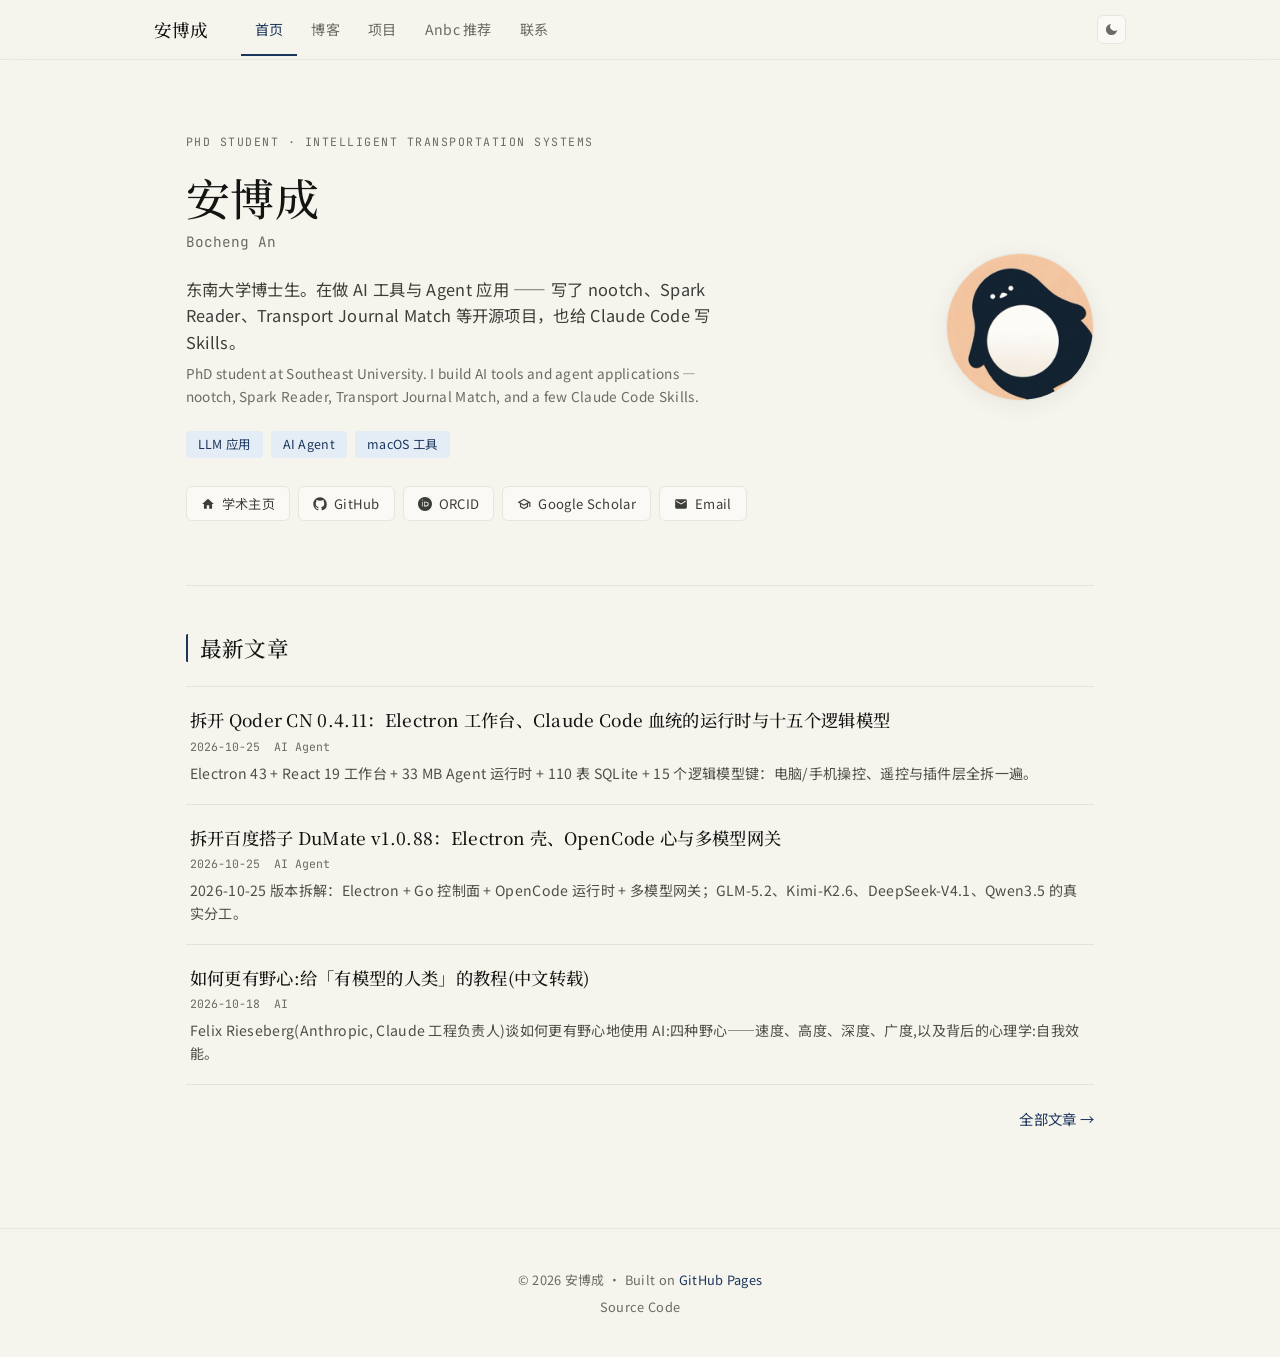
<file: index.html>
<!DOCTYPE html>
<html lang="zh-CN">
<head>
<meta charset="UTF-8">
<meta name="viewport" content="width=device-width, initial-scale=1.0">
<title>安博成 | Bocheng An</title>
<link rel="icon" type="image/png" href="favicon.png">
<link rel="apple-touch-icon" href="apple-touch-icon.png">
<meta name="description" content="安博成（Bocheng An）的个人主页 — 东南大学博士生，做 AI 工具与 Agent 应用，开源项目包括 nootch、Spark Reader、Transport Journal Match。">
<meta name="color-scheme" content="light dark">
<meta property="og:title" content="安博成 | Bocheng An">
<meta property="og:description" content="东南大学博士生，做 AI 工具与 Agent 应用，开源项目包括 nootch、Spark Reader、Transport Journal Match。">
<meta property="og:type" content="website">
<meta property="og:url" content="https://xiaoan17.github.io/">
<meta property="og:image" content="https://xiaoan17.github.io/banner.jpg">
<script>
// 主题引导:在首次绘制前写入 data-theme,避免深色用户看到浅色闪烁
(function(){try{var t=localStorage.getItem('anbc-theme');if(t)document.documentElement.setAttribute('data-theme',t);}catch(e){}})();
</script>
<link rel="preconnect" href="https://fonts.googleapis.com">
<link rel="preconnect" href="https://fonts.gstatic.com" crossorigin>
<link href="https://fonts.googleapis.com/css2?family=JetBrains+Mono:wght@400;700&family=Noto+Sans+SC:wght@300;400;500;700&family=Noto+Serif+SC:wght@500&display=swap" rel="stylesheet">
<link rel="stylesheet" href="css/theme.css">
<link rel="stylesheet" href="css/style.css">
<link rel="stylesheet" href="css/article.css">
<link rel="alternate" type="application/rss+xml" title="安博成的博客" href="rss.xml">
</head>
<body>

<!-- Navigation -->
<nav class="site-nav">
  <div class="nav-inner">
    <div class="nav-brand" data-page="home">安博成</div>
    <div class="nav-tabs" role="tablist">
      <button class="nav-tab active" data-page="home" role="tab" aria-current="page">首页</button>
      <button class="nav-tab" data-page="blog" role="tab">博客</button>
      <button class="nav-tab" data-page="projects" role="tab">项目</button>
      <button class="nav-tab" data-page="recommend" role="tab">Anbc 推荐</button>
      <button class="nav-tab" data-page="contact" role="tab">联系</button>
    </div>
    <button id="theme-toggle" class="theme-toggle" type="button" aria-label="切换深色模式"></button>
  </div>
</nav>

<div class="container">

  <!-- ========== HOME PAGE ========== -->
  <div id="page-home" class="page active">
    <div class="hero">
      <div class="hero-grid">
        <div class="hero-left">
          <div class="hero-eyebrow">PhD Student · Intelligent Transportation Systems</div>
          <h1 class="hero-name">安博成</h1>
          <div class="hero-name-en">Bocheng An</div>
          <p class="hero-tagline">
            东南大学博士生。在做 AI 工具与 Agent 应用 —— 写了 nootch、Spark Reader、Transport Journal Match 等开源项目，也给 Claude Code 写 Skills。
          </p>
          <p class="hero-tagline-en">
            PhD student at Southeast University. I build AI tools and agent applications — nootch, Spark Reader, Transport Journal Match, and a few Claude Code Skills.
          </p>
          <div class="hero-chips">
            <span class="hero-chip">LLM 应用</span>
            <span class="hero-chip">AI Agent</span>
            <span class="hero-chip">macOS 工具</span>
          </div>
          <div class="social-links">
            <a class="social-link" href="https://xiaoan17.github.io/anbc/" target="_blank"><svg viewBox="0 0 24 24"><path d="M10 20v-6h4v6h5v-8h3L12 3 2 12h3v8z"/></svg>学术主页</a>
            <a class="social-link" href="https://github.com/xiaoan17" target="_blank"><svg viewBox="0 0 24 24"><path d="M12 .5C5.65.5.5 5.65.5 12c0 5.08 3.29 9.39 7.86 10.91.58.11.79-.25.79-.56 0-.27-.01-1.17-.02-2.12-3.2.7-3.88-1.36-3.88-1.36-.52-1.33-1.28-1.68-1.28-1.68-1.04-.71.08-.7.08-.7 1.15.08 1.76 1.18 1.76 1.18 1.03 1.76 2.69 1.25 3.35.96.1-.75.4-1.25.72-1.54-2.55-.29-5.24-1.28-5.24-5.69 0-1.26.45-2.28 1.18-3.09-.12-.29-.51-1.46.11-3.05 0 0 .97-.31 3.17 1.18a11 11 0 0 1 5.78 0c2.2-1.49 3.17-1.18 3.17-1.18.62 1.59.23 2.76.11 3.05.74.81 1.18 1.83 1.18 3.09 0 4.42-2.7 5.39-5.26 5.68.41.35.77 1.05.77 2.12 0 1.53-.01 2.76-.01 3.14 0 .31.21.67.8.56A10.52 10.52 0 0 0 23.5 12C23.5 5.65 18.35.5 12 .5z"/></svg>GitHub</a>
            <a class="social-link" href="https://orcid.org/0000-0003-2632-2748" target="_blank"><svg viewBox="0 0 24 24"><path d="M12 0C5.372 0 0 5.372 0 12s5.372 12 12 12 12-5.372 12-12S18.628 0 12 0zM7.369 4.378a.86.86 0 0 1 .86.86.86.86 0 0 1-.86.861.86.86 0 0 1-.859-.86.86.86 0 0 1 .86-.861zm-.556 3.748h1.105v8.021H6.813V8.126zm3.46 0h3.486c3.16 0 4.53 2.362 4.53 4.005 0 2.394-1.785 4.016-4.455 4.016h-3.56V8.126zm1.108 1.472v5.177h2.389c1.923 0 2.929-1.467 2.929-2.589 0-1.245-.896-2.588-2.846-2.588h-2.472z"/></svg>ORCID</a>
            <a class="social-link" href="https://scholar.google.com/citations?user=BPZAsM0AAAAJ&hl=en" target="_blank"><svg viewBox="0 0 24 24"><path d="M12 3 1 9l4 2.18v6L12 21l7-3.82v-6l2-1.09V17h2V9L12 3zm6.82 6L12 12.72 5.18 9 12 5.28 18.82 9zM17 15.99l-5 2.73-5-2.73v-3.72L12 15l5-2.73v3.72z"/></svg>Google Scholar</a>
            <a class="social-link" href="mailto:anbc17@seu.edu.cn"><svg viewBox="0 0 24 24"><path d="M20 4H4a2 2 0 0 0-2 2v12a2 2 0 0 0 2 2h16a2 2 0 0 0 2-2V6a2 2 0 0 0-2-2zm0 4-8 5-8-5V6l8 5 8-5v2z"/></svg>Email</a>
          </div>
        </div>
        <div class="hero-right">
          <div class="hero-avatar"><img src="apple-touch-icon.png" alt="安博成"></div>
        </div>
      </div>
    </div>

    <!-- Latest Posts Preview (由 js/data/blog.js 渲染,显示最新 3 篇) -->
    <div class="section-title">最新文章</div>
    <div class="blog-list" id="home-blog-list"></div>
    <div style="margin-top: 20px; text-align: right;">
      <a href="#blog" onclick="switchPage('blog'); return false;" style="font-size: 0.9em;">全部文章 →</a>
    </div>
  </div>

  <!-- ========== BLOG PAGE ========== -->
  <!-- 文章列表由 js/data/blog.js 渲染 -->
  <div id="page-blog" class="page">
    <div class="section-title">博客文章</div>
    <div class="blog-list" id="blog-list"></div>
  </div>

  <!-- ========== PROJECTS PAGE ========== -->
  <!-- 项目列表由 js/data/projects.js 渲染;featured 项目带截图展示 -->
  <div id="page-projects" class="page">
    <div class="section-title">开源项目</div>
    <div class="project-featured" id="project-featured"></div>
    <div class="list-subhead" id="project-more-subhead">更多项目</div>
    <div class="project-list" id="project-list"></div>
  </div>

  <!-- ========== RECOMMEND PAGE ========== -->
  <!-- 列表由 js/data/recommend.js 渲染 -->
  <div id="page-recommend" class="page">
    <div class="section-title">Anbc 推荐</div>
    <p class="page-intro">我日常使用并推荐的工具和 Skills，持续更新中。</p>

    <div class="list-subhead">工具</div>
    <div class="project-list" id="recommend-tools"></div>

    <div class="list-subhead">Skills</div>
    <div class="project-list" id="recommend-skills"></div>
  </div>

  <!-- ========== CONTACT PAGE ========== -->
  <div id="page-contact" class="page">
    <div class="section-title">联系方式</div>
    <div class="contact-list">
      <a class="contact-card" href="mailto:anbc17@seu.edu.cn">
        <span class="contact-label">邮箱</span>
        <span class="contact-value">anbc17@seu.edu.cn</span>
      </a>
      <a class="contact-card" href="https://github.com/xiaoan17" target="_blank">
        <span class="contact-label">GitHub</span>
        <span class="contact-value">github.com/xiaoan17</span>
      </a>
      <a class="contact-card" href="https://orcid.org/0000-0003-2632-2748" target="_blank">
        <span class="contact-label">ORCID</span>
        <span class="contact-value">0000-0003-2632-2748</span>
      </a>
      <a class="contact-card" href="https://scholar.google.com/citations?user=BPZAsM0AAAAJ&hl=en" target="_blank">
        <span class="contact-label">Google Scholar</span>
        <span class="contact-value">Bocheng An</span>
      </a>
      <a class="contact-card" href="https://xiaoan17.github.io/anbc/" target="_blank">
        <span class="contact-label">学术主页</span>
        <span class="contact-value">xiaoan17.github.io/anbc</span>
      </a>
    </div>

    <div class="contact-note">
      <div class="contact-note-title">欢迎交流</div>
      如果你对智能交通、AI Agent、科研工具等话题感兴趣，欢迎通过邮件或 GitHub 联系我。我也很乐意讨论多 Agent 协作、自动化科研流程等方向的合作可能。
    </div>
  </div>

</div>

<!-- Footer -->
<footer class="site-footer">
  <div class="container">
    <p>© <span id="footer-year">2026</span> 安博成 · Built on <a href="https://pages.github.com/" target="_blank">GitHub Pages</a></p>
    <p style="margin-top: 6px;">
      <a href="https://github.com/xiaoan17/xiaoan17.github.io" target="_blank" style="color: var(--stone);">Source Code</a>
    </p>
  </div>
</footer>

<!-- 数据文件(维护内容只改这里) -->
<script src="js/data/blog.js"></script>
<script src="js/data/projects.js"></script>
<script src="js/data/recommend.js"></script>
<!-- 渲染与交互 -->
<script src="js/render.js"></script>
<script src="js/theme.js"></script>
<script src="js/main.js"></script>

</body>
</html>
</file>
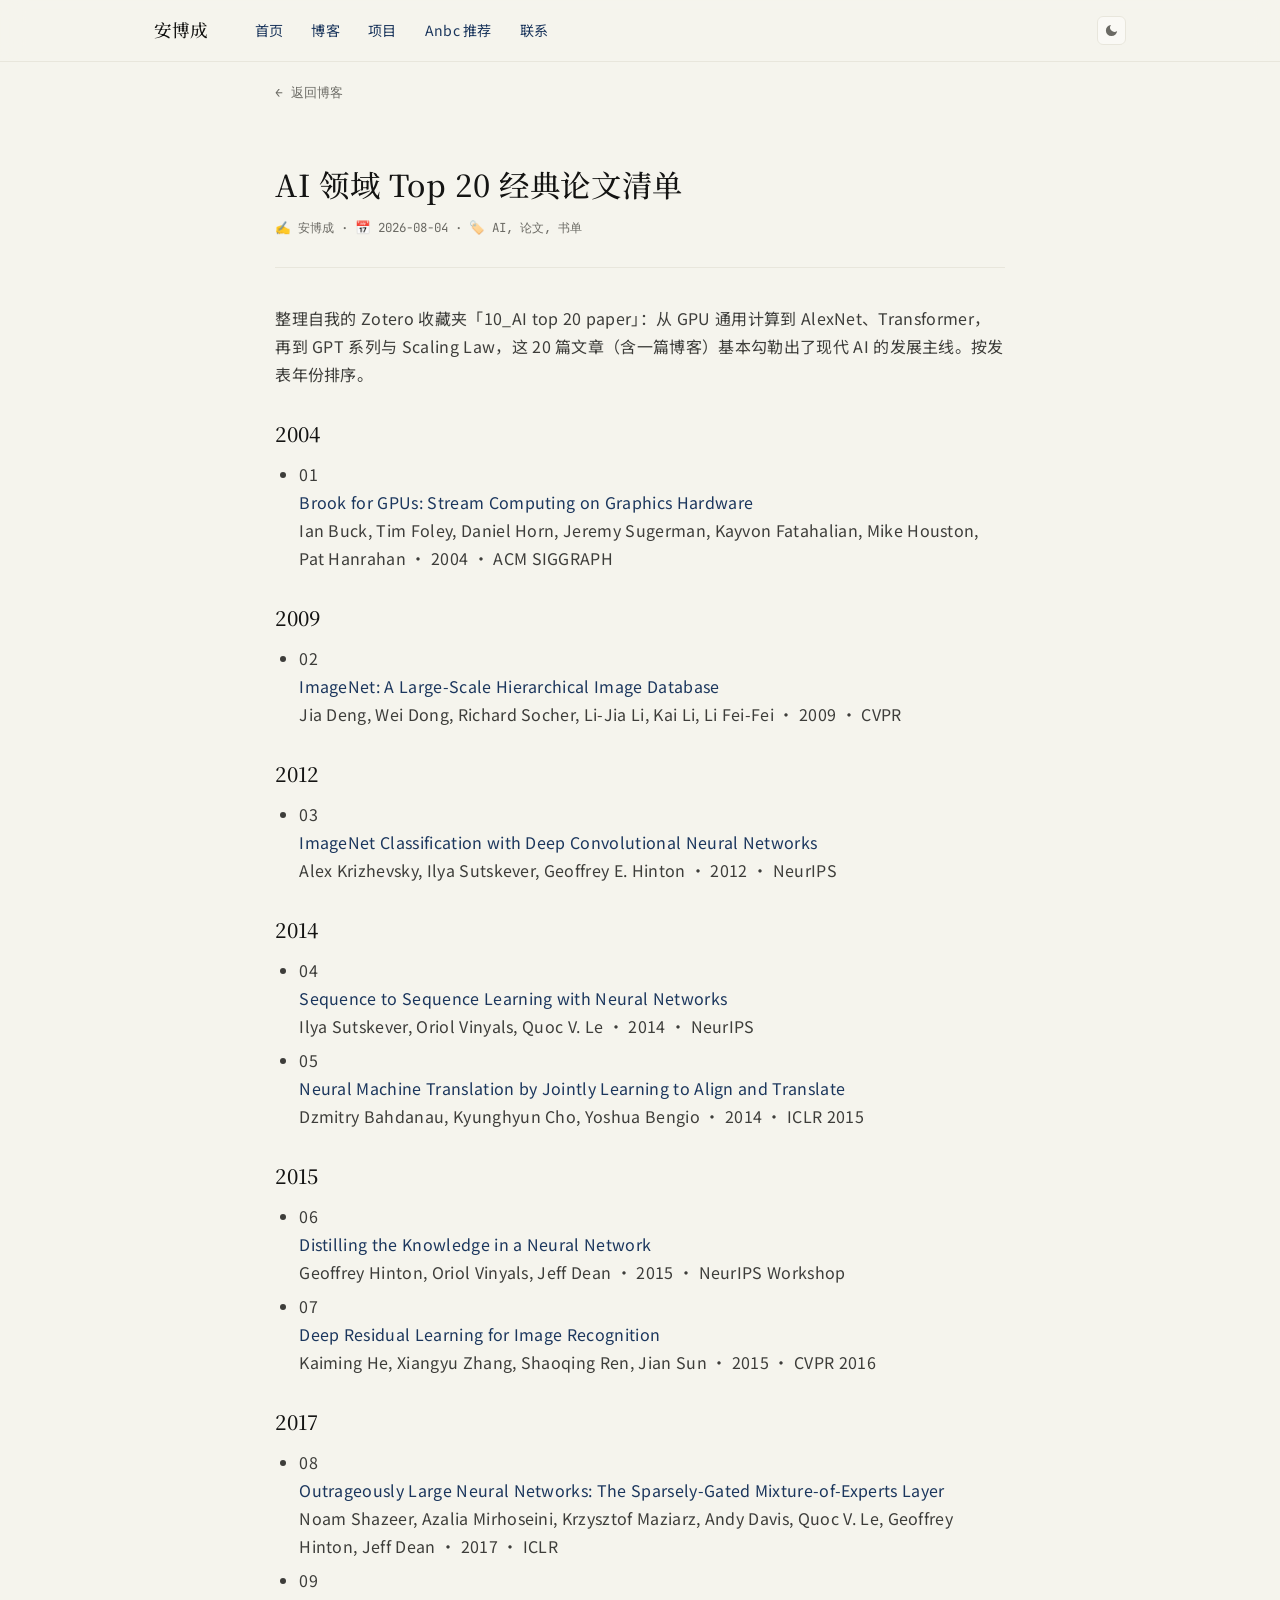
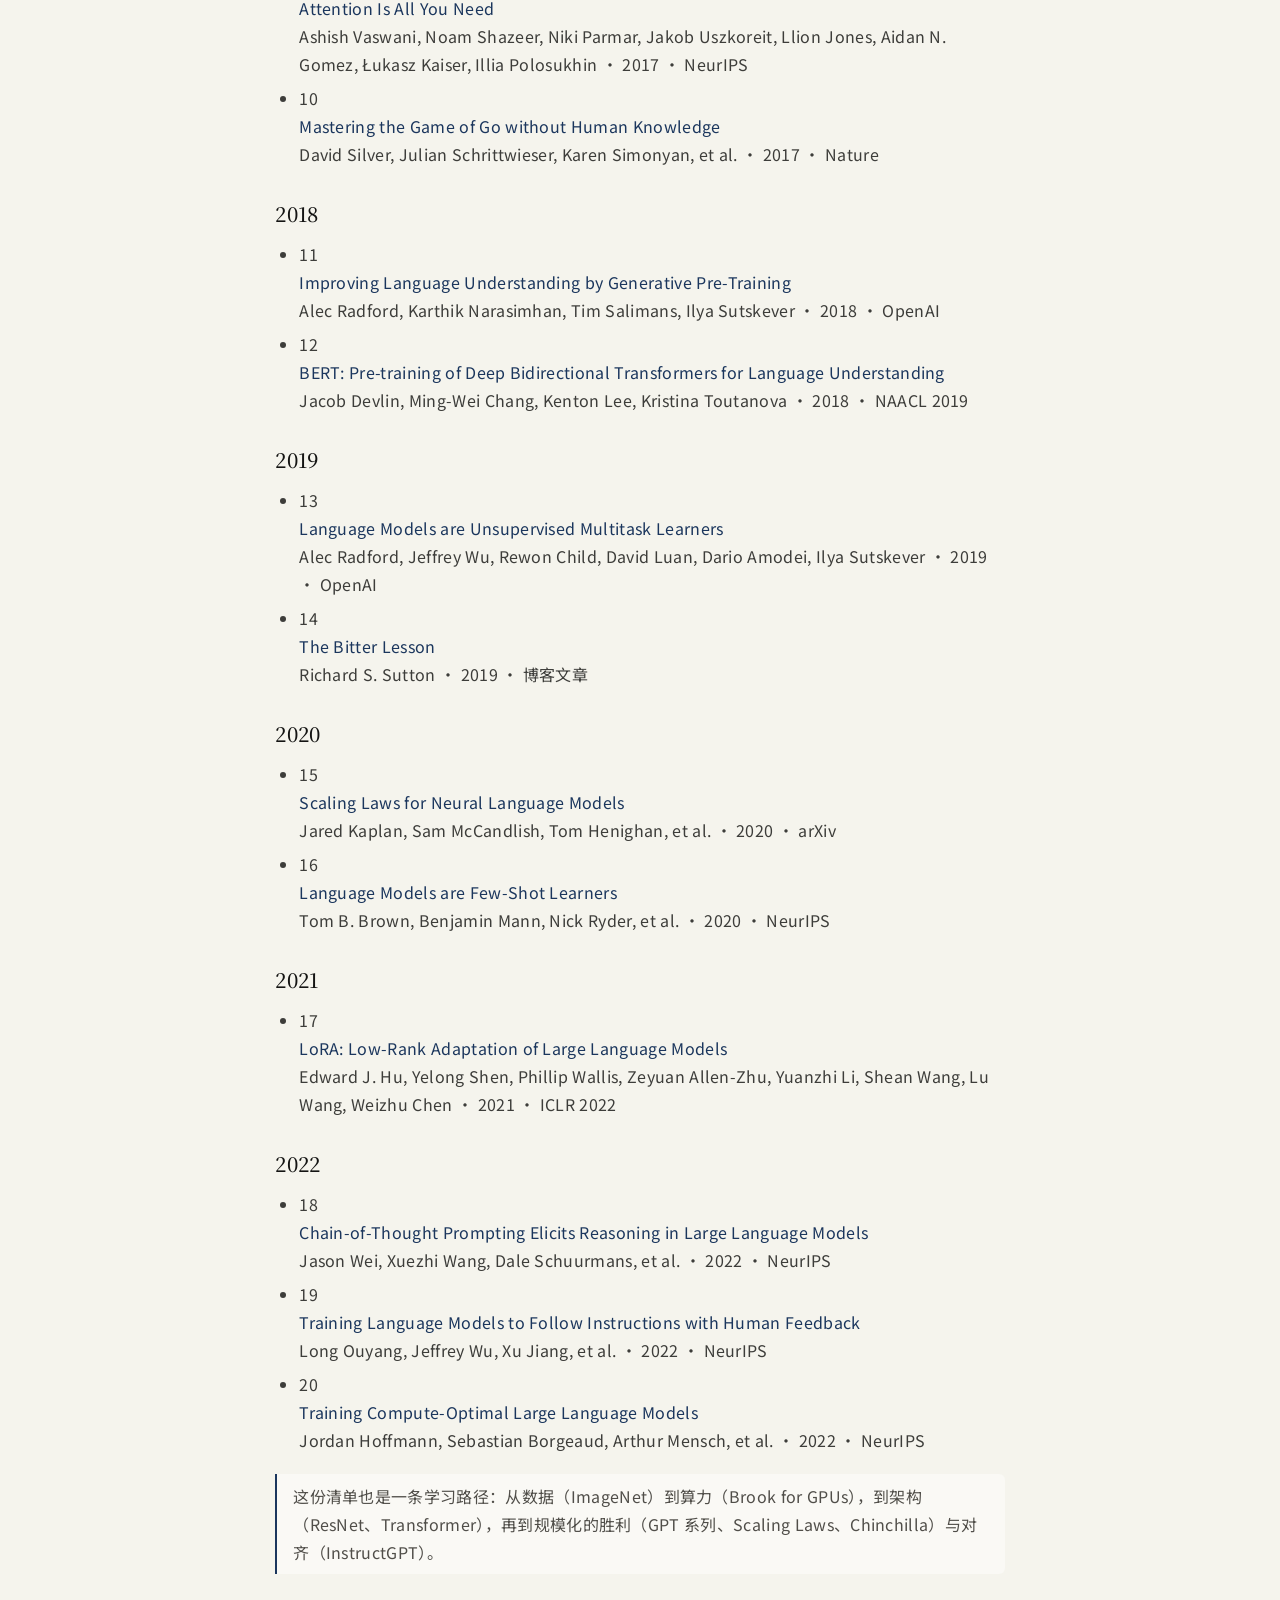
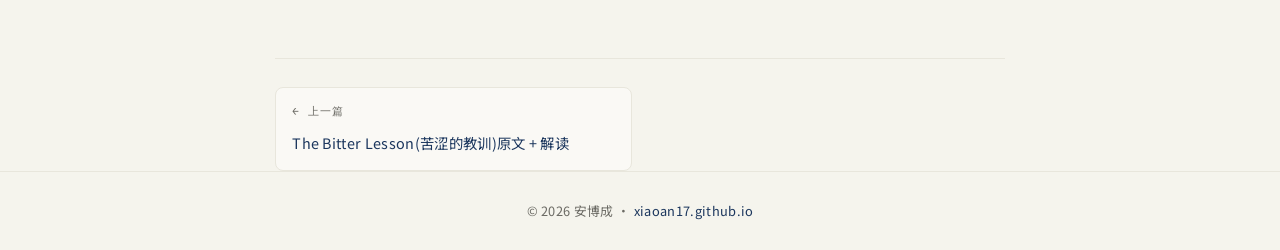
<file: blog_ai_top20_papers.html>
<!DOCTYPE html>
<html lang="zh-CN">
<head>
<meta charset="UTF-8">
<meta name="viewport" content="width=device-width, initial-scale=1.0">
<title>AI 领域 Top 20 经典论文清单 | 安博成</title>
<meta name="description" content="整理自 Zotero 收藏:从 ImageNet、AlexNet 到 Transformer、GPT 系列与 Scaling Law,20 篇勾勒出现代 AI 发展主线的经典文章。">
<meta name="color-scheme" content="light dark">
<meta property="og:title" content="AI 领域 Top 20 经典论文清单">
<meta property="og:description" content="整理自 Zotero 收藏:从 ImageNet、AlexNet 到 Transformer、GPT 系列与 Scaling Law,20 篇勾勒出现代 AI 发展主线的经典文章。">
<meta property="og:type" content="article">
<meta property="og:url" content="https://xiaoan17.github.io/blog_ai_top20_papers.html">
<meta property="og:image" content="https://xiaoan17.github.io/banner.jpg">
<meta property="article:published_time" content="2026-08-04">
<link rel="icon" type="image/png" href="favicon.png">
<link rel="apple-touch-icon" href="apple-touch-icon.png">
<script>
(function(){try{var t=localStorage.getItem('anbc-theme');if(t)document.documentElement.setAttribute('data-theme',t);}catch(e){}})();
</script>
<link rel="preconnect" href="https://fonts.googleapis.com">
<link rel="preconnect" href="https://fonts.gstatic.com" crossorigin>
<link href="https://fonts.googleapis.com/css2?family=JetBrains+Mono:wght@400;700&family=Noto+Sans+SC:wght@300;400;500;700&family=Noto+Serif+SC:wght@500&display=swap" rel="stylesheet">
<link rel="stylesheet" href="css/theme.css">
<link rel="stylesheet" href="css/style.css">
<link rel="stylesheet" href="css/article.css">
<style>
/* 本页无额外样式,全部走 article.css */
</style>
</head>
<body data-article>

<nav class="site-nav">
  <div class="nav-inner">
    <div class="nav-brand" onclick="location.href='index.html'">安博成</div>
    <div class="nav-tabs">
      <a class="nav-tab" href="index.html">首页</a>
      <a class="nav-tab" href="index.html#blog">博客</a>
      <a class="nav-tab" href="index.html#projects">项目</a>
      <a class="nav-tab" href="index.html#recommend">Anbc 推荐</a>
      <a class="nav-tab" href="index.html#contact">联系</a>
    </div>
    <button id="theme-toggle" class="theme-toggle" type="button" aria-label="切换深色模式"></button>
  </div>
</nav>

<div class="container article-main">
  <a class="back-link" href="index.html#blog" style="display:inline-flex;align-items:center;gap:6px;padding:20px 0;font-family:var(--mono);font-size:0.8em;color:var(--stone);letter-spacing:0;">← 返回博客</a>

  <div class="article-header">
    <h1 class="article-title">AI 领域 Top 20 经典论文清单</h1>
    <div class="article-meta">
      ✍️ 安博成 · 📅 2026-08-04 · 🏷️ AI, 论文, 书单
    </div>
  </div>

  <div class="article-body">
    <p>整理自我的 Zotero 收藏夹「10_AI top 20 paper」：从 GPU 通用计算到 AlexNet、Transformer，再到 GPT 系列与 Scaling Law，这 20 篇文章（含一篇博客）基本勾勒出了现代 AI 的发展主线。按发表年份排序。</p>

    <h2>2004</h2>
    <ul class="paper-list">
      <li class="paper-item">
        <span class="paper-num">01</span>
        <div>
          <div class="paper-title"><a href="https://graphics.stanford.edu/papers/brookgpu/brookgpu.pdf">Brook for GPUs: Stream Computing on Graphics Hardware</a></div>
          <div class="paper-info">Ian Buck, Tim Foley, Daniel Horn, Jeremy Sugerman, Kayvon Fatahalian, Mike Houston, Pat Hanrahan · 2004 · ACM SIGGRAPH</div>
        </div>
      </li>
    </ul>

    <h2>2009</h2>
    <ul class="paper-list">
      <li class="paper-item">
        <span class="paper-num">02</span>
        <div>
          <div class="paper-title"><a href="https://www.image-net.org/static_files/papers/imagenet_cvpr09.pdf">ImageNet: A Large-Scale Hierarchical Image Database</a></div>
          <div class="paper-info">Jia Deng, Wei Dong, Richard Socher, Li-Jia Li, Kai Li, Li Fei-Fei · 2009 · CVPR</div>
        </div>
      </li>
    </ul>

    <h2>2012</h2>
    <ul class="paper-list">
      <li class="paper-item">
        <span class="paper-num">03</span>
        <div>
          <div class="paper-title"><a href="https://proceedings.neurips.cc/paper_files/paper/2012/file/c399862d3b9d6b76c8436e924a68c45b-Paper.pdf">ImageNet Classification with Deep Convolutional Neural Networks</a></div>
          <div class="paper-info">Alex Krizhevsky, Ilya Sutskever, Geoffrey E. Hinton · 2012 · NeurIPS</div>
        </div>
      </li>
    </ul>

    <h2>2014</h2>
    <ul class="paper-list">
      <li class="paper-item">
        <span class="paper-num">04</span>
        <div>
          <div class="paper-title"><a href="https://arxiv.org/abs/1409.3215">Sequence to Sequence Learning with Neural Networks</a></div>
          <div class="paper-info">Ilya Sutskever, Oriol Vinyals, Quoc V. Le · 2014 · NeurIPS</div>
        </div>
      </li>
      <li class="paper-item">
        <span class="paper-num">05</span>
        <div>
          <div class="paper-title"><a href="https://arxiv.org/abs/1409.0473">Neural Machine Translation by Jointly Learning to Align and Translate</a></div>
          <div class="paper-info">Dzmitry Bahdanau, Kyunghyun Cho, Yoshua Bengio · 2014 · ICLR 2015</div>
        </div>
      </li>
    </ul>

    <h2>2015</h2>
    <ul class="paper-list">
      <li class="paper-item">
        <span class="paper-num">06</span>
        <div>
          <div class="paper-title"><a href="https://arxiv.org/abs/1503.02531">Distilling the Knowledge in a Neural Network</a></div>
          <div class="paper-info">Geoffrey Hinton, Oriol Vinyals, Jeff Dean · 2015 · NeurIPS Workshop</div>
        </div>
      </li>
      <li class="paper-item">
        <span class="paper-num">07</span>
        <div>
          <div class="paper-title"><a href="https://arxiv.org/abs/1512.03385">Deep Residual Learning for Image Recognition</a></div>
          <div class="paper-info">Kaiming He, Xiangyu Zhang, Shaoqing Ren, Jian Sun · 2015 · CVPR 2016</div>
        </div>
      </li>
    </ul>

    <h2>2017</h2>
    <ul class="paper-list">
      <li class="paper-item">
        <span class="paper-num">08</span>
        <div>
          <div class="paper-title"><a href="https://arxiv.org/abs/1701.06538">Outrageously Large Neural Networks: The Sparsely-Gated Mixture-of-Experts Layer</a></div>
          <div class="paper-info">Noam Shazeer, Azalia Mirhoseini, Krzysztof Maziarz, Andy Davis, Quoc V. Le, Geoffrey Hinton, Jeff Dean · 2017 · ICLR</div>
        </div>
      </li>
      <li class="paper-item">
        <span class="paper-num">09</span>
        <div>
          <div class="paper-title"><a href="https://proceedings.neurips.cc/paper/2017/hash/3f5ee243547dee91fbd053c1c4a845aa-Abstract.html">Attention Is All You Need</a></div>
          <div class="paper-info">Ashish Vaswani, Noam Shazeer, Niki Parmar, Jakob Uszkoreit, Llion Jones, Aidan N. Gomez, Łukasz Kaiser, Illia Polosukhin · 2017 · NeurIPS</div>
        </div>
      </li>
      <li class="paper-item">
        <span class="paper-num">10</span>
        <div>
          <div class="paper-title"><a href="https://discovery.ucl.ac.uk/id/eprint/10045895/">Mastering the Game of Go without Human Knowledge</a></div>
          <div class="paper-info">David Silver, Julian Schrittwieser, Karen Simonyan, et al. · 2017 · Nature</div>
        </div>
      </li>
    </ul>

    <h2>2018</h2>
    <ul class="paper-list">
      <li class="paper-item">
        <span class="paper-num">11</span>
        <div>
          <div class="paper-title"><a href="https://cdn.openai.com/research-covers/language-unsupervised/language_understanding_paper.pdf">Improving Language Understanding by Generative Pre-Training</a></div>
          <div class="paper-info">Alec Radford, Karthik Narasimhan, Tim Salimans, Ilya Sutskever · 2018 · OpenAI</div>
        </div>
      </li>
      <li class="paper-item">
        <span class="paper-num">12</span>
        <div>
          <div class="paper-title"><a href="https://arxiv.org/abs/1810.04805">BERT: Pre-training of Deep Bidirectional Transformers for Language Understanding</a></div>
          <div class="paper-info">Jacob Devlin, Ming-Wei Chang, Kenton Lee, Kristina Toutanova · 2018 · NAACL 2019</div>
        </div>
      </li>
    </ul>

    <h2>2019</h2>
    <ul class="paper-list">
      <li class="paper-item">
        <span class="paper-num">13</span>
        <div>
          <div class="paper-title"><a href="https://cdn.openai.com/better-language-models/language_models_are_unsupervised_multitask_learners.pdf">Language Models are Unsupervised Multitask Learners</a></div>
          <div class="paper-info">Alec Radford, Jeffrey Wu, Rewon Child, David Luan, Dario Amodei, Ilya Sutskever · 2019 · OpenAI</div>
        </div>
      </li>
      <li class="paper-item">
        <span class="paper-num">14</span>
        <div>
          <div class="paper-title"><a href="http://www.incompleteideas.net/IncIdeas/BitterLesson.html">The Bitter Lesson</a></div>
          <div class="paper-info">Richard S. Sutton · 2019 · 博客文章</div>
        </div>
      </li>
    </ul>

    <h2>2020</h2>
    <ul class="paper-list">
      <li class="paper-item">
        <span class="paper-num">15</span>
        <div>
          <div class="paper-title"><a href="https://arxiv.org/abs/2001.08361">Scaling Laws for Neural Language Models</a></div>
          <div class="paper-info">Jared Kaplan, Sam McCandlish, Tom Henighan, et al. · 2020 · arXiv</div>
        </div>
      </li>
      <li class="paper-item">
        <span class="paper-num">16</span>
        <div>
          <div class="paper-title"><a href="https://arxiv.org/abs/2005.14165">Language Models are Few-Shot Learners</a></div>
          <div class="paper-info">Tom B. Brown, Benjamin Mann, Nick Ryder, et al. · 2020 · NeurIPS</div>
        </div>
      </li>
    </ul>

    <h2>2021</h2>
    <ul class="paper-list">
      <li class="paper-item">
        <span class="paper-num">17</span>
        <div>
          <div class="paper-title"><a href="https://arxiv.org/abs/2106.09685">LoRA: Low-Rank Adaptation of Large Language Models</a></div>
          <div class="paper-info">Edward J. Hu, Yelong Shen, Phillip Wallis, Zeyuan Allen-Zhu, Yuanzhi Li, Shean Wang, Lu Wang, Weizhu Chen · 2021 · ICLR 2022</div>
        </div>
      </li>
    </ul>

    <h2>2022</h2>
    <ul class="paper-list">
      <li class="paper-item">
        <span class="paper-num">18</span>
        <div>
          <div class="paper-title"><a href="https://arxiv.org/abs/2201.11903">Chain-of-Thought Prompting Elicits Reasoning in Large Language Models</a></div>
          <div class="paper-info">Jason Wei, Xuezhi Wang, Dale Schuurmans, et al. · 2022 · NeurIPS</div>
        </div>
      </li>
      <li class="paper-item">
        <span class="paper-num">19</span>
        <div>
          <div class="paper-title"><a href="https://arxiv.org/abs/2203.02155">Training Language Models to Follow Instructions with Human Feedback</a></div>
          <div class="paper-info">Long Ouyang, Jeffrey Wu, Xu Jiang, et al. · 2022 · NeurIPS</div>
        </div>
      </li>
      <li class="paper-item">
        <span class="paper-num">20</span>
        <div>
          <div class="paper-title"><a href="https://arxiv.org/abs/2203.15556">Training Compute-Optimal Large Language Models</a></div>
          <div class="paper-info">Jordan Hoffmann, Sebastian Borgeaud, Arthur Mensch, et al. · 2022 · NeurIPS</div>
        </div>
      </li>
    </ul>

    <blockquote>这份清单也是一条学习路径：从数据（ImageNet）到算力（Brook for GPUs），到架构（ResNet、Transformer），再到规模化的胜利（GPT 系列、Scaling Laws、Chinchilla）与对齐（InstructGPT）。</blockquote>
  </div>

    <nav class="article-nav">
    <a class="article-nav-link prev" href="blog_bitter_lesson.html">
      <span class="article-nav-label">← 上一篇</span>
      <span class="article-nav-title">The Bitter Lesson(苦涩的教训)原文 + 解读</span>
    </a>
    <span class="article-nav-empty"></span>
  </nav>
</div>

<footer class="site-footer">
  <p>© 2026 安博成 · <a href="https://xiaoan17.github.io">xiaoan17.github.io</a></p>
</footer>

<script src="js/theme.js"></script>

</body>
</html>
</file>
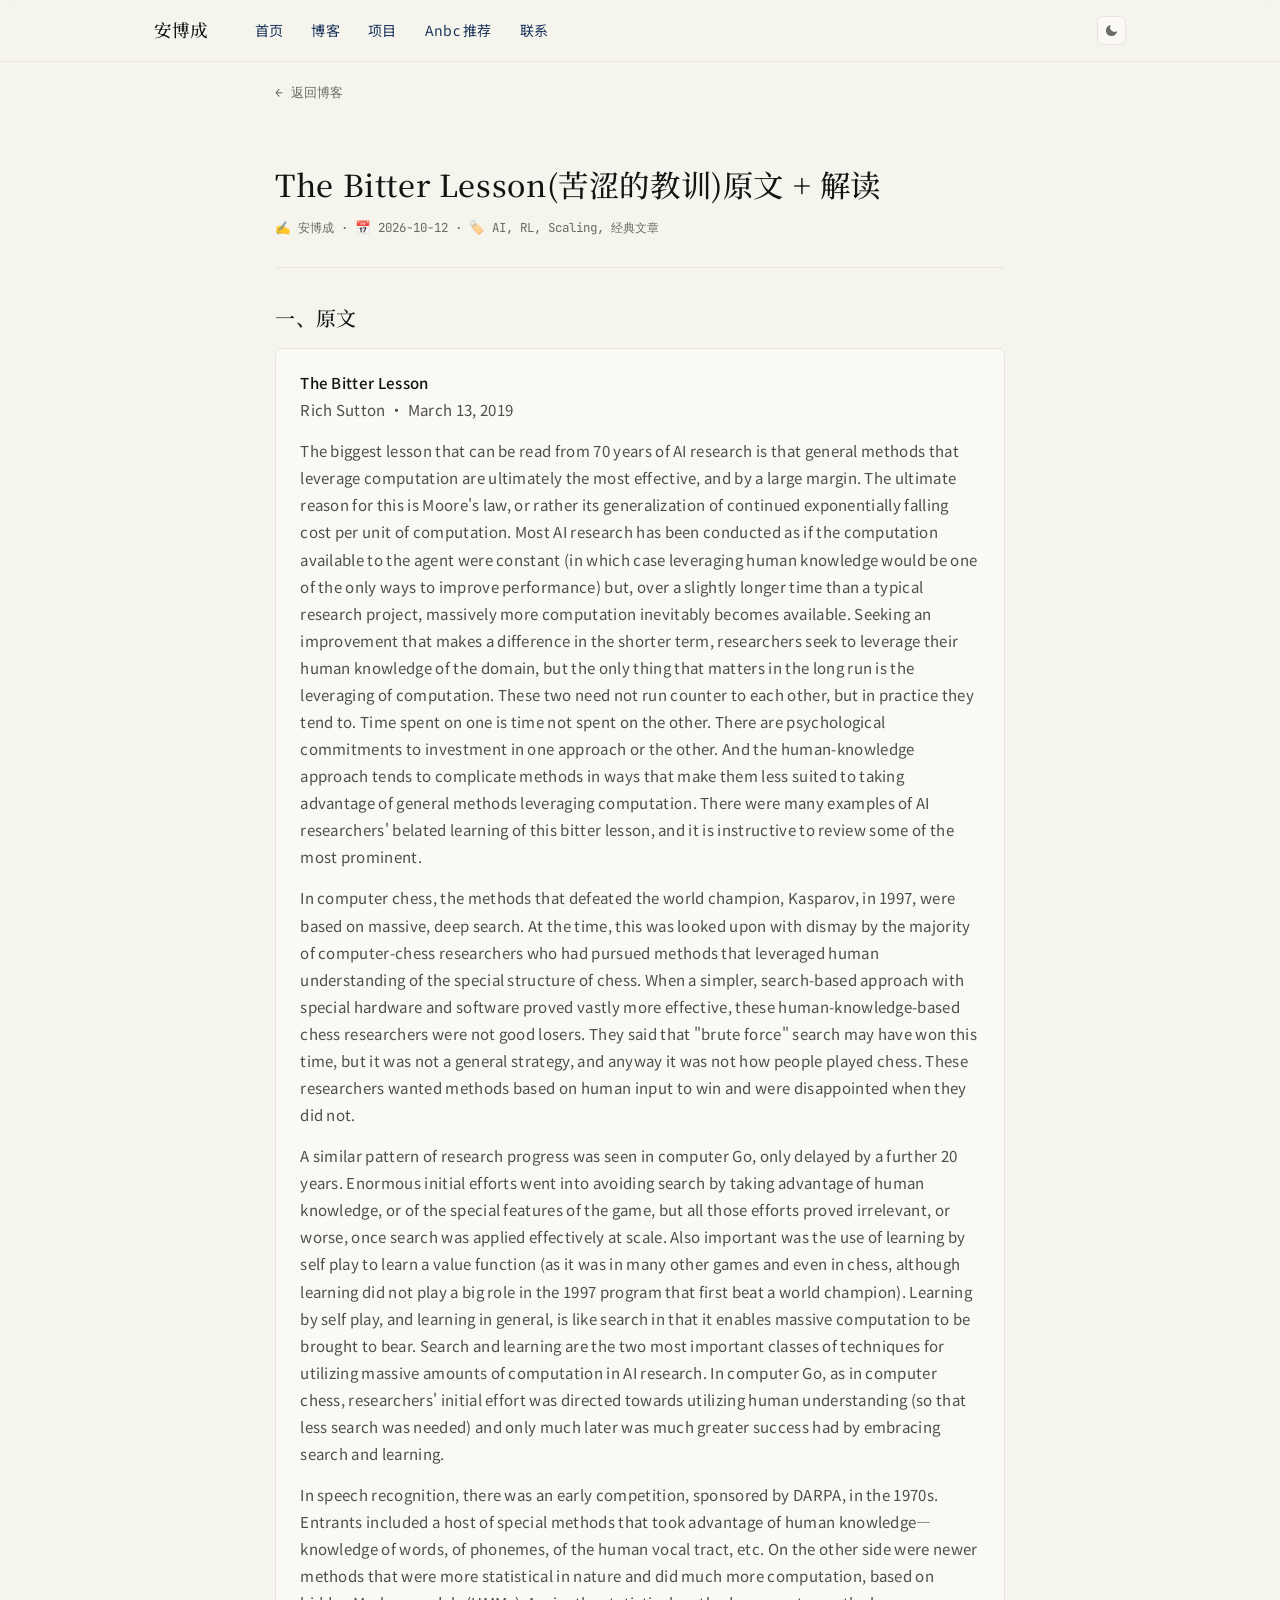
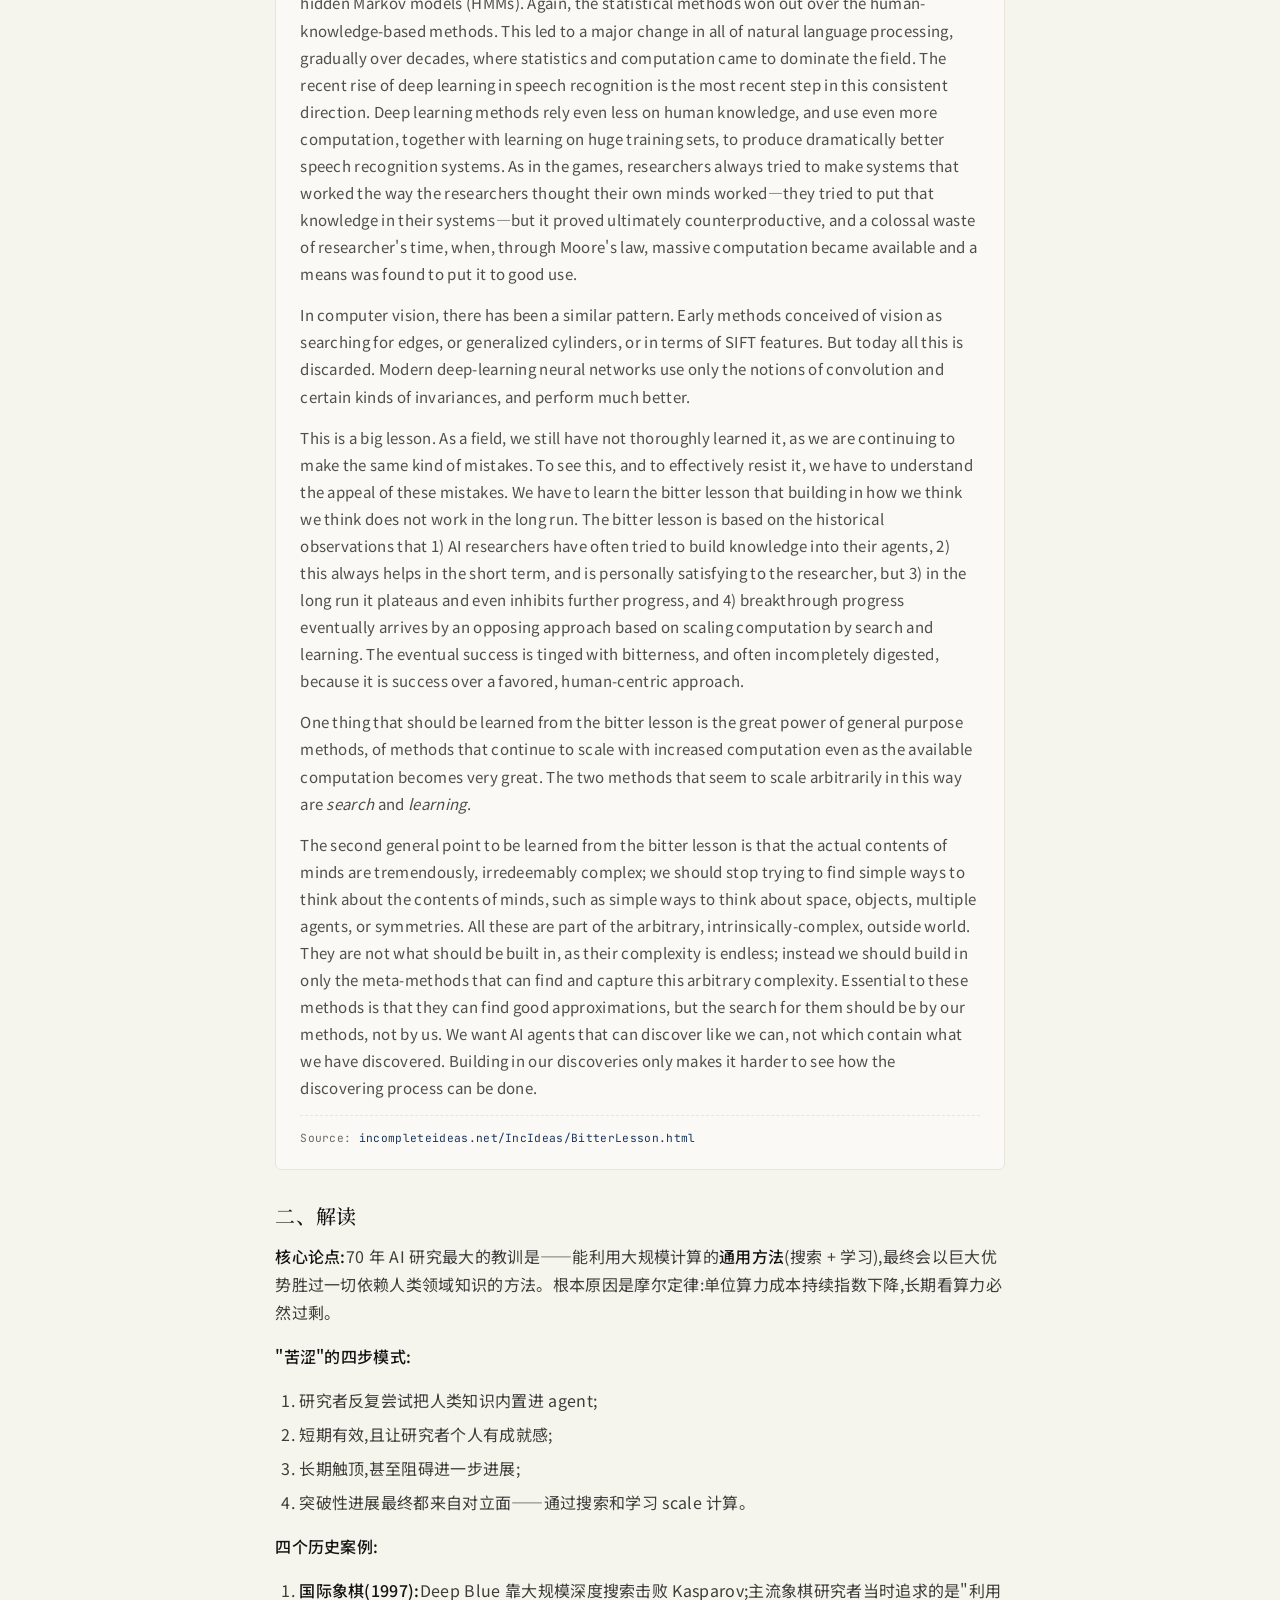
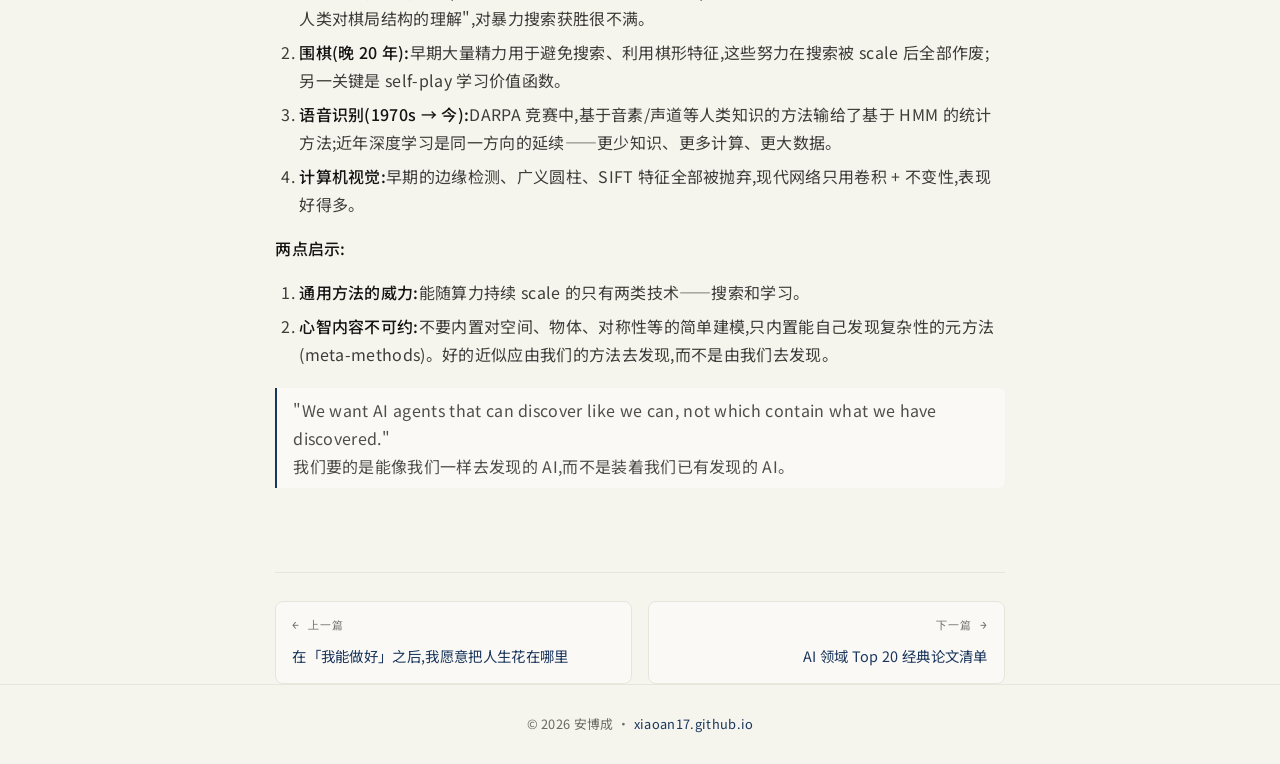
<file: blog_bitter_lesson.html>
<!DOCTYPE html>
<html lang="zh-CN">
<head>
<meta charset="UTF-8">
<meta name="viewport" content="width=device-width, initial-scale=1.0">
<title>The Bitter Lesson(苦涩的教训)原文 + 解读 | 安博成</title>
<meta name="description" content="Sutton 2019 年经典短文:70 年 AI 研究最大的教训是,能 scale 计算的通用方法(搜索 + 学习)最终必然胜过一切依赖人类知识的方法。附英文原文。">
<meta name="color-scheme" content="light dark">
<meta property="og:title" content="The Bitter Lesson(苦涩的教训)原文 + 解读">
<meta property="og:description" content="Sutton 2019 年经典短文:70 年 AI 研究最大的教训是,能 scale 计算的通用方法(搜索 + 学习)最终必然胜过一切依赖人类知识的方法。附英文原文。">
<meta property="og:type" content="article">
<meta property="og:url" content="https://xiaoan17.github.io/blog_bitter_lesson.html">
<meta property="og:image" content="https://xiaoan17.github.io/banner.jpg">
<meta property="article:published_time" content="2026-10-12">
<link rel="icon" type="image/png" href="favicon.png">
<link rel="apple-touch-icon" href="apple-touch-icon.png">
<script>
(function(){try{var t=localStorage.getItem('anbc-theme');if(t)document.documentElement.setAttribute('data-theme',t);}catch(e){}})();
</script>
<link rel="preconnect" href="https://fonts.googleapis.com">
<link rel="preconnect" href="https://fonts.gstatic.com" crossorigin>
<link href="https://fonts.googleapis.com/css2?family=JetBrains+Mono:wght@400;700&family=Noto+Sans+SC:wght@300;400;500;700&family=Noto+Serif+SC:wght@500&display=swap" rel="stylesheet">
<link rel="stylesheet" href="css/theme.css">
<link rel="stylesheet" href="css/style.css">
<link rel="stylesheet" href="css/article.css">
<style>
/* 原文区块(bitter_lesson 特有) */
.original {
  background: var(--ivory); border: 1px solid var(--border); border-radius: 6px;
  padding: 20px 24px; margin: 16px 0 24px;
  font-size: 0.94em; line-height: 1.8; color: var(--olive);
}
.original p { margin-bottom: 14px; }
.original p:last-child { margin-bottom: 0; }
.original em { font-style: italic; }
.original-src {
  font-family: var(--mono); font-size: 0.75em; color: var(--stone);
  margin-top: 14px; padding-top: 12px; border-top: 1px dashed var(--border);
}
@media (max-width: 768px) {
  .original { padding: 16px 18px; font-size: 0.9em; }
}
</style>
</head>
<body data-article>

<nav class="site-nav">
  <div class="nav-inner">
    <div class="nav-brand" onclick="location.href='index.html'">安博成</div>
    <div class="nav-tabs">
      <a class="nav-tab" href="index.html">首页</a>
      <a class="nav-tab" href="index.html#blog">博客</a>
      <a class="nav-tab" href="index.html#projects">项目</a>
      <a class="nav-tab" href="index.html#recommend">Anbc 推荐</a>
      <a class="nav-tab" href="index.html#contact">联系</a>
    </div>
    <button id="theme-toggle" class="theme-toggle" type="button" aria-label="切换深色模式"></button>
  </div>
</nav>

<div class="container article-main">
  <a class="back-link" href="index.html#blog" style="display:inline-flex;align-items:center;gap:6px;padding:20px 0;font-family:var(--mono);font-size:0.8em;color:var(--stone);letter-spacing:0;">← 返回博客</a>

  <div class="article-header">
    <h1 class="article-title">The Bitter Lesson(苦涩的教训)原文 + 解读</h1>
    <div class="article-meta">
      ✍️ 安博成 · 📅 2026-10-12 · 🏷️ AI, RL, Scaling, 经典文章
    </div>
  </div>

  <div class="article-body">

    <h2>一、原文</h2>

    <div class="original">
      <p><strong>The Bitter Lesson</strong><br>
      Rich Sutton · March 13, 2019</p>

      <p>The biggest lesson that can be read from 70 years of AI research is that general methods that leverage computation are ultimately the most effective, and by a large margin. The ultimate reason for this is Moore's law, or rather its generalization of continued exponentially falling cost per unit of computation. Most AI research has been conducted as if the computation available to the agent were constant (in which case leveraging human knowledge would be one of the only ways to improve performance) but, over a slightly longer time than a typical research project, massively more computation inevitably becomes available. Seeking an improvement that makes a difference in the shorter term, researchers seek to leverage their human knowledge of the domain, but the only thing that matters in the long run is the leveraging of computation. These two need not run counter to each other, but in practice they tend to. Time spent on one is time not spent on the other. There are psychological commitments to investment in one approach or the other. And the human-knowledge approach tends to complicate methods in ways that make them less suited to taking advantage of general methods leveraging computation. There were many examples of AI researchers' belated learning of this bitter lesson, and it is instructive to review some of the most prominent.</p>

      <p>In computer chess, the methods that defeated the world champion, Kasparov, in 1997, were based on massive, deep search. At the time, this was looked upon with dismay by the majority of computer-chess researchers who had pursued methods that leveraged human understanding of the special structure of chess. When a simpler, search-based approach with special hardware and software proved vastly more effective, these human-knowledge-based chess researchers were not good losers. They said that "brute force" search may have won this time, but it was not a general strategy, and anyway it was not how people played chess. These researchers wanted methods based on human input to win and were disappointed when they did not.</p>

      <p>A similar pattern of research progress was seen in computer Go, only delayed by a further 20 years. Enormous initial efforts went into avoiding search by taking advantage of human knowledge, or of the special features of the game, but all those efforts proved irrelevant, or worse, once search was applied effectively at scale. Also important was the use of learning by self play to learn a value function (as it was in many other games and even in chess, although learning did not play a big role in the 1997 program that first beat a world champion). Learning by self play, and learning in general, is like search in that it enables massive computation to be brought to bear. Search and learning are the two most important classes of techniques for utilizing massive amounts of computation in AI research. In computer Go, as in computer chess, researchers' initial effort was directed towards utilizing human understanding (so that less search was needed) and only much later was much greater success had by embracing search and learning.</p>

      <p>In speech recognition, there was an early competition, sponsored by DARPA, in the 1970s. Entrants included a host of special methods that took advantage of human knowledge—knowledge of words, of phonemes, of the human vocal tract, etc. On the other side were newer methods that were more statistical in nature and did much more computation, based on hidden Markov models (HMMs). Again, the statistical methods won out over the human-knowledge-based methods. This led to a major change in all of natural language processing, gradually over decades, where statistics and computation came to dominate the field. The recent rise of deep learning in speech recognition is the most recent step in this consistent direction. Deep learning methods rely even less on human knowledge, and use even more computation, together with learning on huge training sets, to produce dramatically better speech recognition systems. As in the games, researchers always tried to make systems that worked the way the researchers thought their own minds worked—they tried to put that knowledge in their systems—but it proved ultimately counterproductive, and a colossal waste of researcher's time, when, through Moore's law, massive computation became available and a means was found to put it to good use.</p>

      <p>In computer vision, there has been a similar pattern. Early methods conceived of vision as searching for edges, or generalized cylinders, or in terms of SIFT features. But today all this is discarded. Modern deep-learning neural networks use only the notions of convolution and certain kinds of invariances, and perform much better.</p>

      <p>This is a big lesson. As a field, we still have not thoroughly learned it, as we are continuing to make the same kind of mistakes. To see this, and to effectively resist it, we have to understand the appeal of these mistakes. We have to learn the bitter lesson that building in how we think we think does not work in the long run. The bitter lesson is based on the historical observations that 1) AI researchers have often tried to build knowledge into their agents, 2) this always helps in the short term, and is personally satisfying to the researcher, but 3) in the long run it plateaus and even inhibits further progress, and 4) breakthrough progress eventually arrives by an opposing approach based on scaling computation by search and learning. The eventual success is tinged with bitterness, and often incompletely digested, because it is success over a favored, human-centric approach.</p>

      <p>One thing that should be learned from the bitter lesson is the great power of general purpose methods, of methods that continue to scale with increased computation even as the available computation becomes very great. The two methods that seem to scale arbitrarily in this way are <em>search</em> and <em>learning</em>.</p>

      <p>The second general point to be learned from the bitter lesson is that the actual contents of minds are tremendously, irredeemably complex; we should stop trying to find simple ways to think about the contents of minds, such as simple ways to think about space, objects, multiple agents, or symmetries. All these are part of the arbitrary, intrinsically-complex, outside world. They are not what should be built in, as their complexity is endless; instead we should build in only the meta-methods that can find and capture this arbitrary complexity. Essential to these methods is that they can find good approximations, but the search for them should be by our methods, not by us. We want AI agents that can discover like we can, not which contain what we have discovered. Building in our discoveries only makes it harder to see how the discovering process can be done.</p>

      <div class="original-src">Source: <a href="http://www.incompleteideas.net/IncIdeas/BitterLesson.html">incompleteideas.net/IncIdeas/BitterLesson.html</a></div>
    </div>

    <h2>二、解读</h2>

    <p><strong>核心论点:</strong>70 年 AI 研究最大的教训是——能利用大规模计算的<strong>通用方法</strong>(搜索 + 学习),最终会以巨大优势胜过一切依赖人类领域知识的方法。根本原因是摩尔定律:单位算力成本持续指数下降,长期看算力必然过剩。</p>

    <p><strong>"苦涩"的四步模式:</strong></p>
    <ol>
      <li>研究者反复尝试把人类知识内置进 agent;</li>
      <li>短期有效,且让研究者个人有成就感;</li>
      <li>长期触顶,甚至阻碍进一步进展;</li>
      <li>突破性进展最终都来自对立面——通过搜索和学习 scale 计算。</li>
    </ol>

    <p><strong>四个历史案例:</strong></p>
    <ol>
      <li><strong>国际象棋(1997):</strong>Deep Blue 靠大规模深度搜索击败 Kasparov;主流象棋研究者当时追求的是"利用人类对棋局结构的理解",对暴力搜索获胜很不满。</li>
      <li><strong>围棋(晚 20 年):</strong>早期大量精力用于避免搜索、利用棋形特征,这些努力在搜索被 scale 后全部作废;另一关键是 self-play 学习价值函数。</li>
      <li><strong>语音识别(1970s → 今):</strong>DARPA 竞赛中,基于音素/声道等人类知识的方法输给了基于 HMM 的统计方法;近年深度学习是同一方向的延续——更少知识、更多计算、更大数据。</li>
      <li><strong>计算机视觉:</strong>早期的边缘检测、广义圆柱、SIFT 特征全部被抛弃,现代网络只用卷积 + 不变性,表现好得多。</li>
    </ol>

    <p><strong>两点启示:</strong></p>
    <ol>
      <li><strong>通用方法的威力:</strong>能随算力持续 scale 的只有两类技术——搜索和学习。</li>
      <li><strong>心智内容不可约:</strong>不要内置对空间、物体、对称性等的简单建模,只内置能自己发现复杂性的元方法(meta-methods)。好的近似应由我们的方法去发现,而不是由我们去发现。</li>
    </ol>

    <blockquote>
      "We want AI agents that can discover like we can, not which contain what we have discovered."<br>
      我们要的是能像我们一样去发现的 AI,而不是装着我们已有发现的 AI。
    </blockquote>

  </div>

    <nav class="article-nav">
    <a class="article-nav-link prev" href="blog_where_to_spend_life.html">
      <span class="article-nav-label">← 上一篇</span>
      <span class="article-nav-title">在「我能做好」之后,我愿意把人生花在哪里</span>
    </a>
    <a class="article-nav-link next" href="blog_ai_top20_papers.html">
      <span class="article-nav-label">下一篇 →</span>
      <span class="article-nav-title">AI 领域 Top 20 经典论文清单</span>
    </a>
  </nav>
</div>

<footer class="site-footer">
  <p>© 2026 安博成 · <a href="https://xiaoan17.github.io">xiaoan17.github.io</a></p>
</footer>

<script src="js/theme.js"></script>

</body>
</html>
</file>
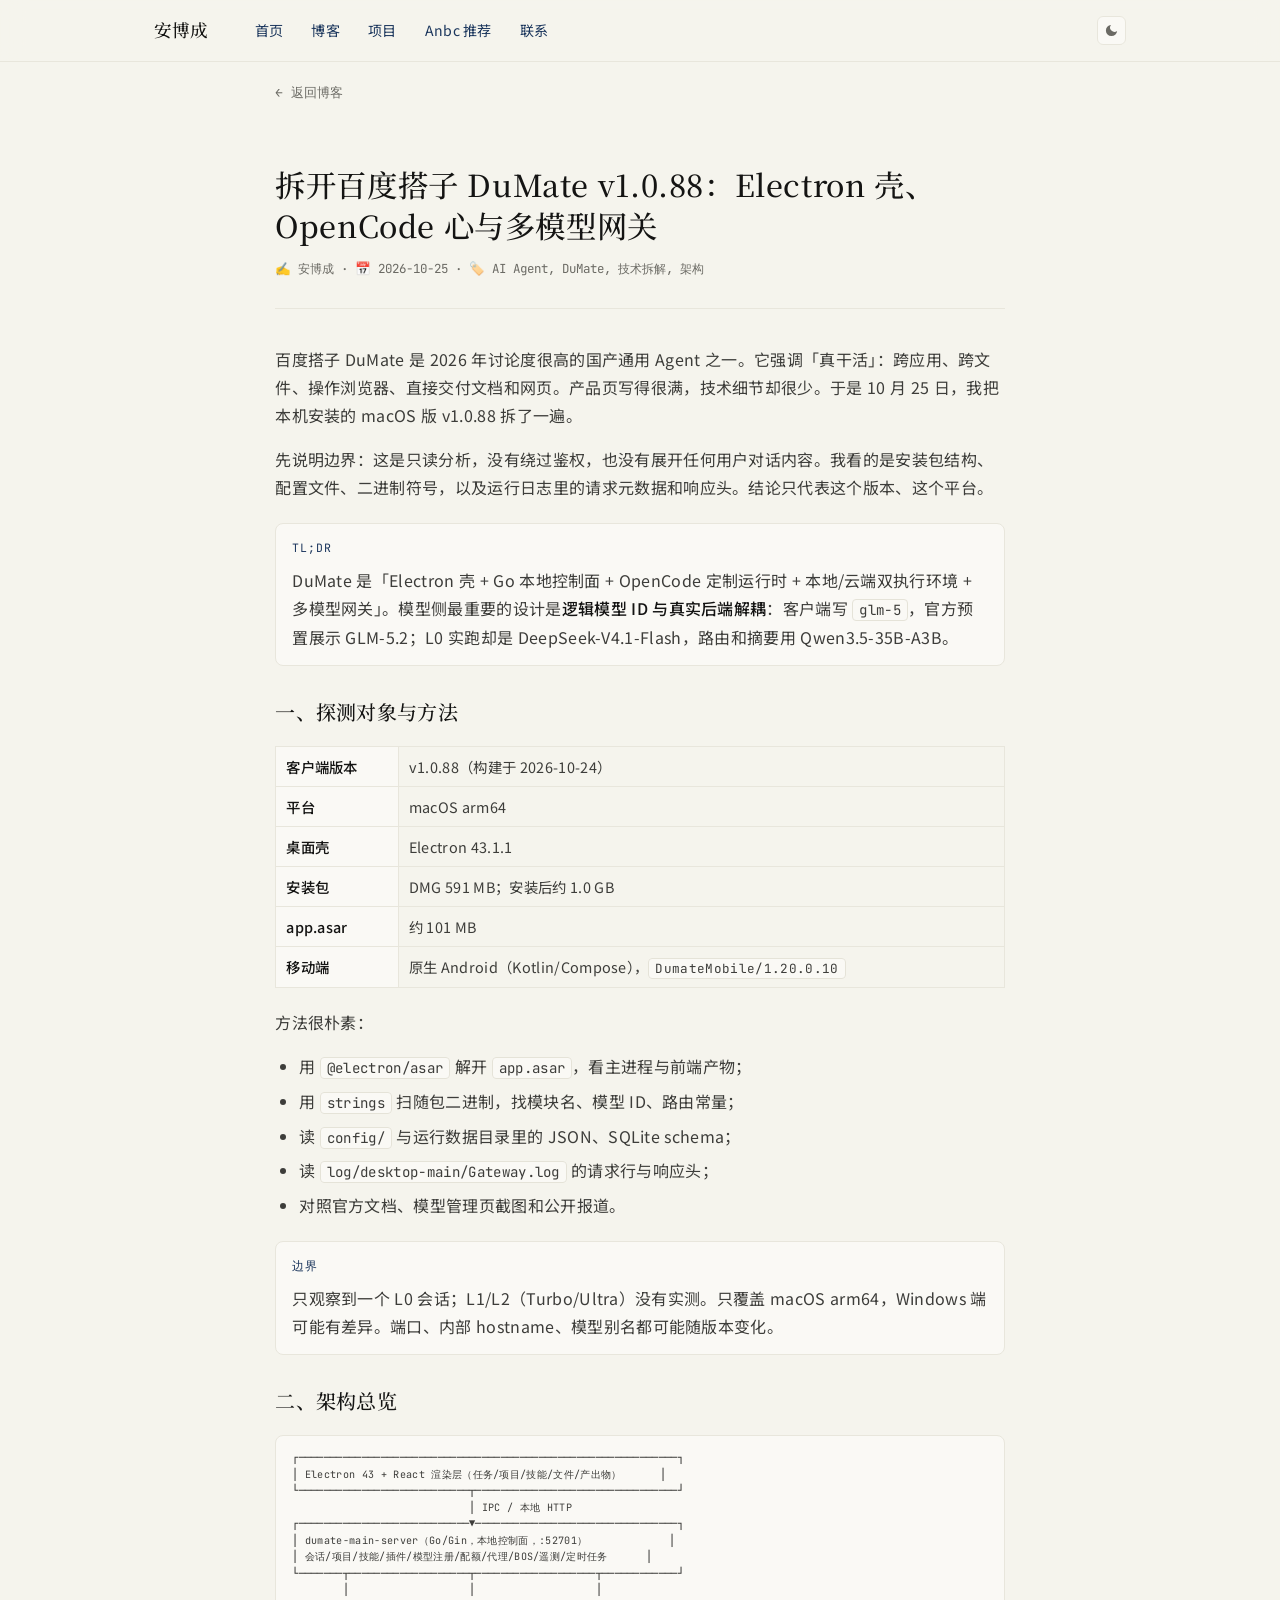
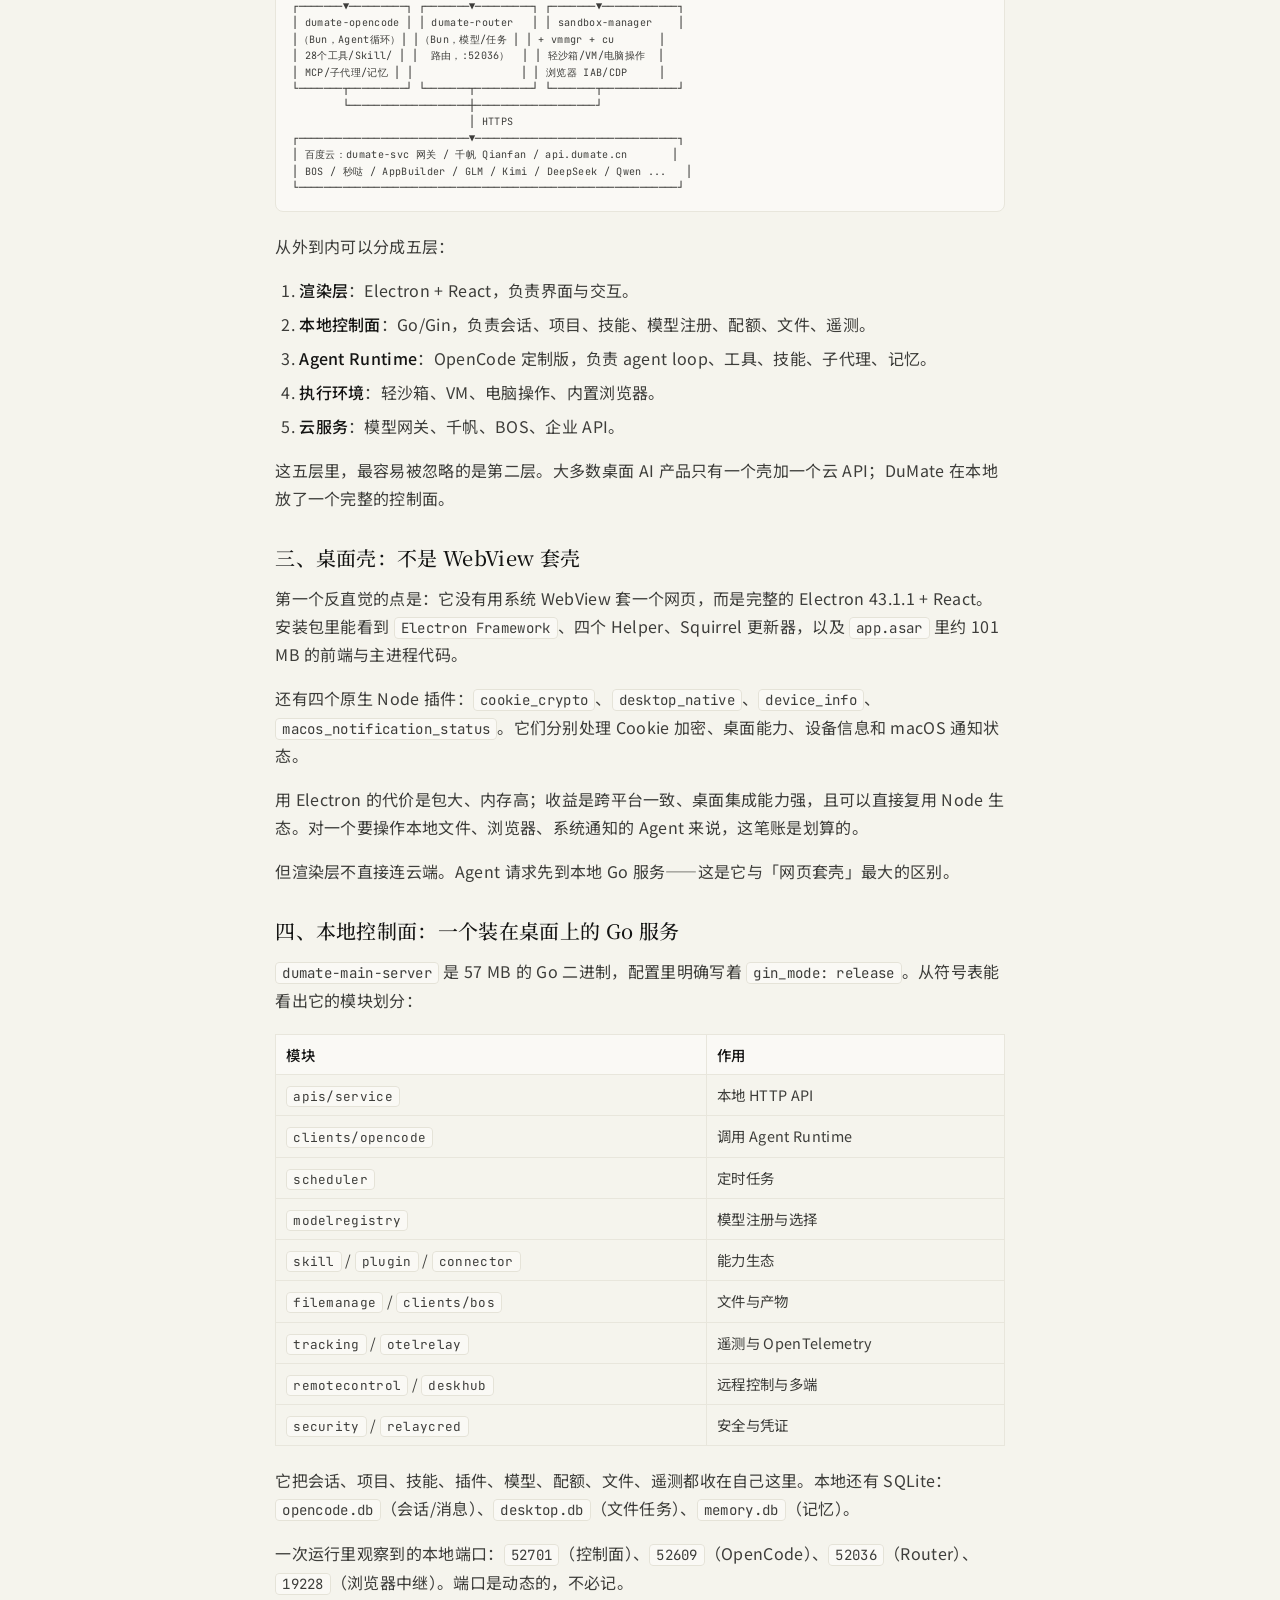
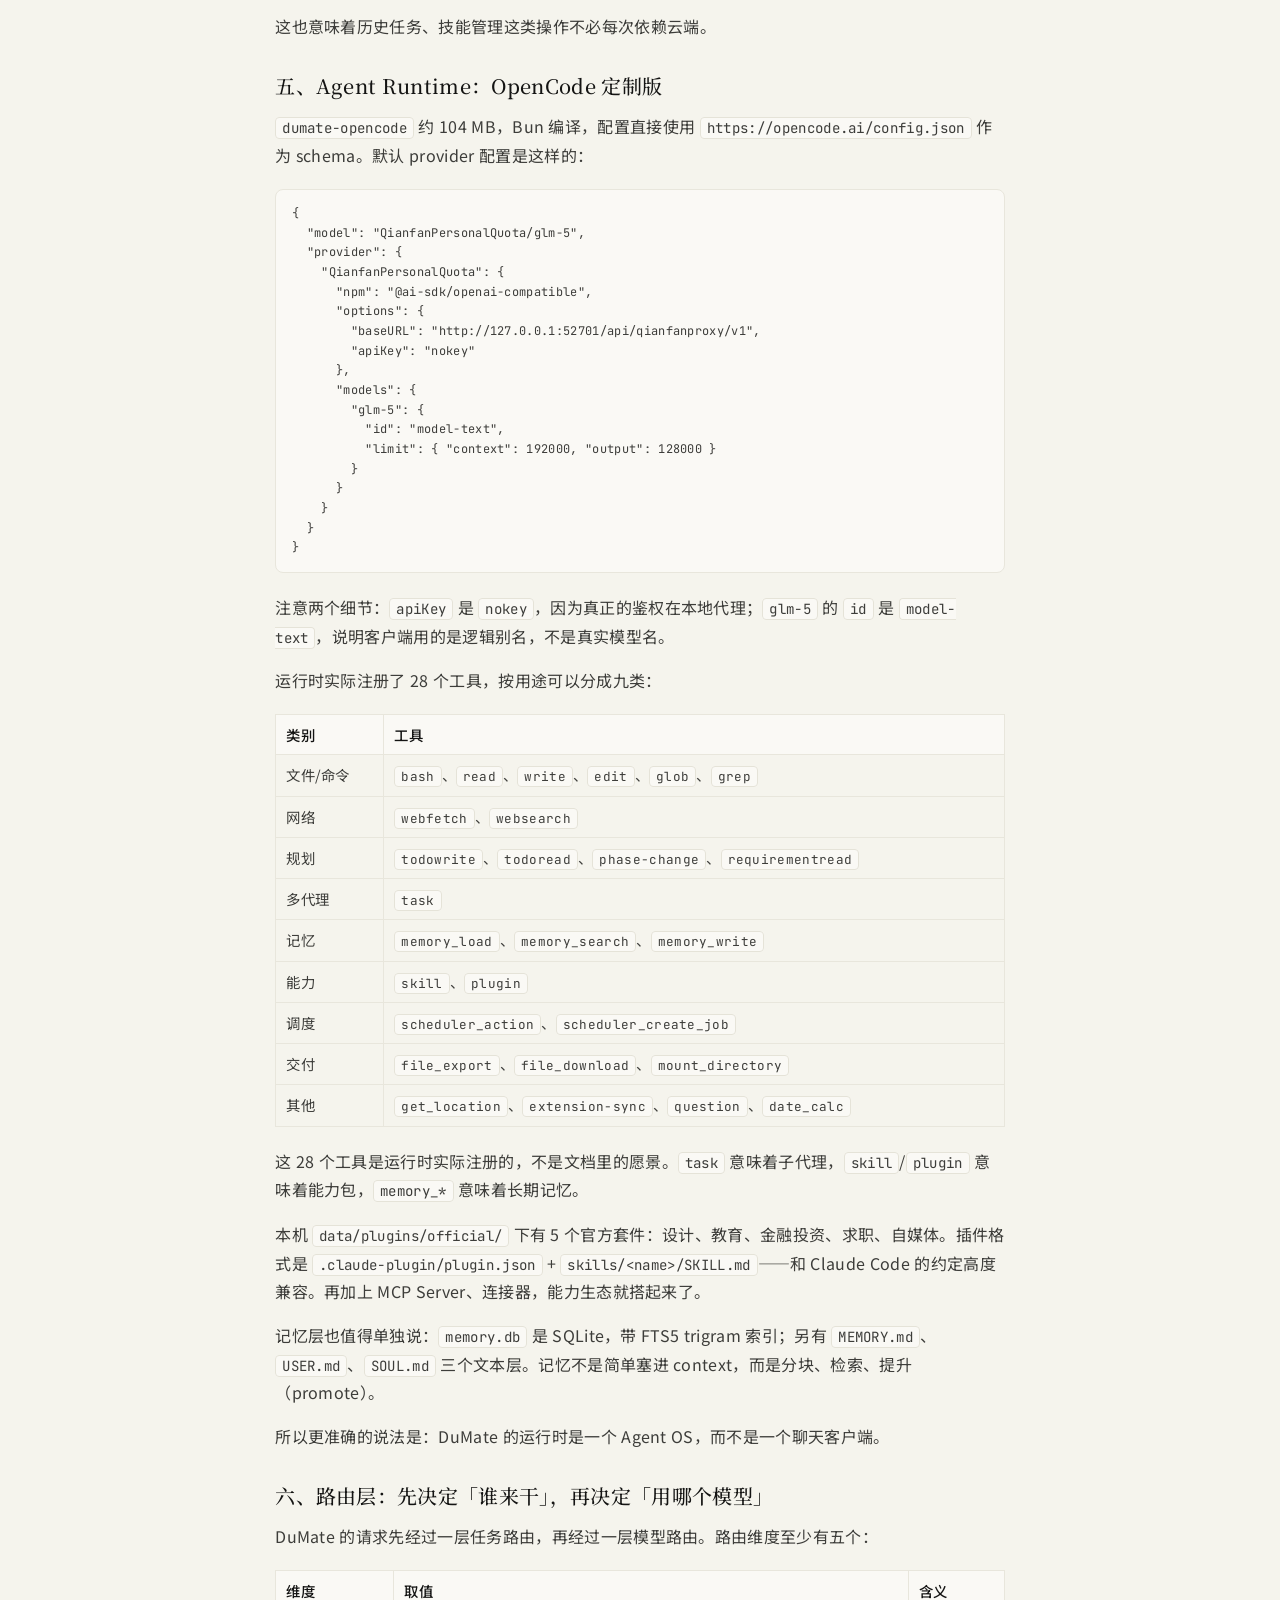
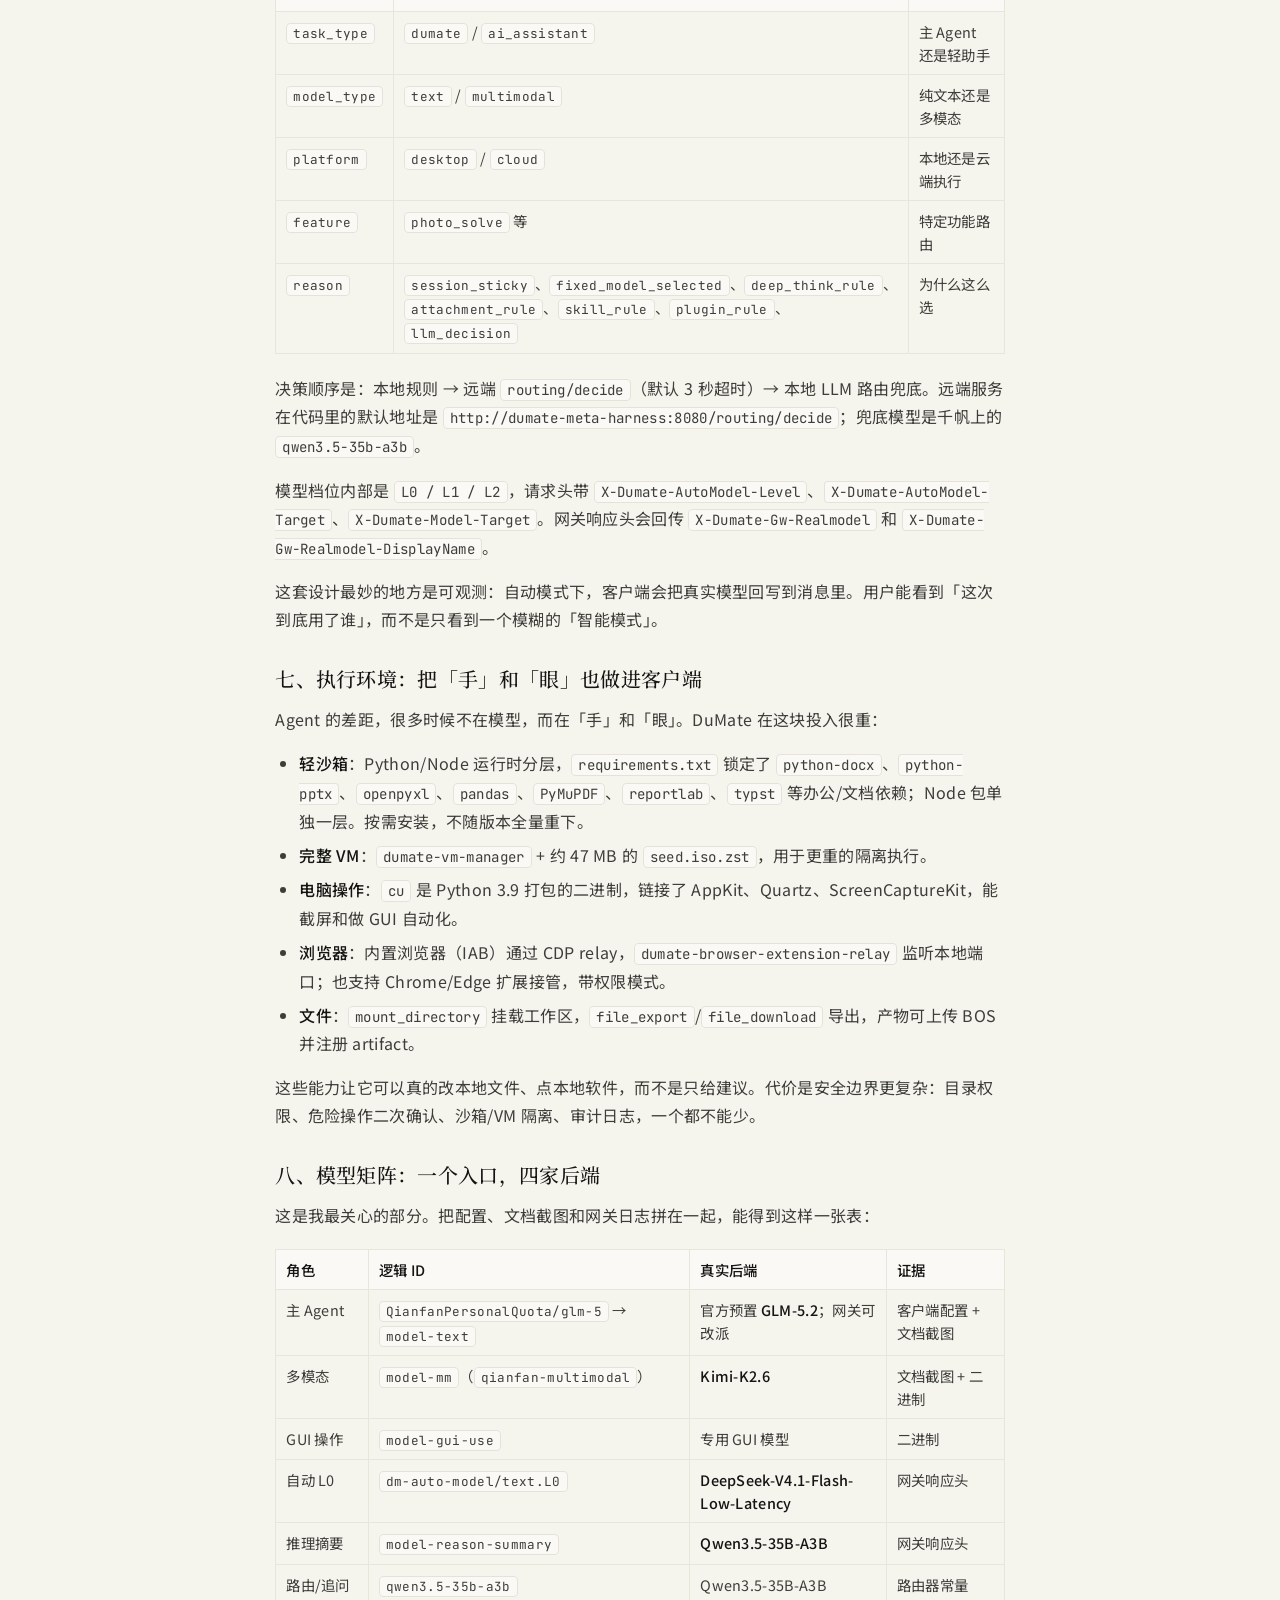
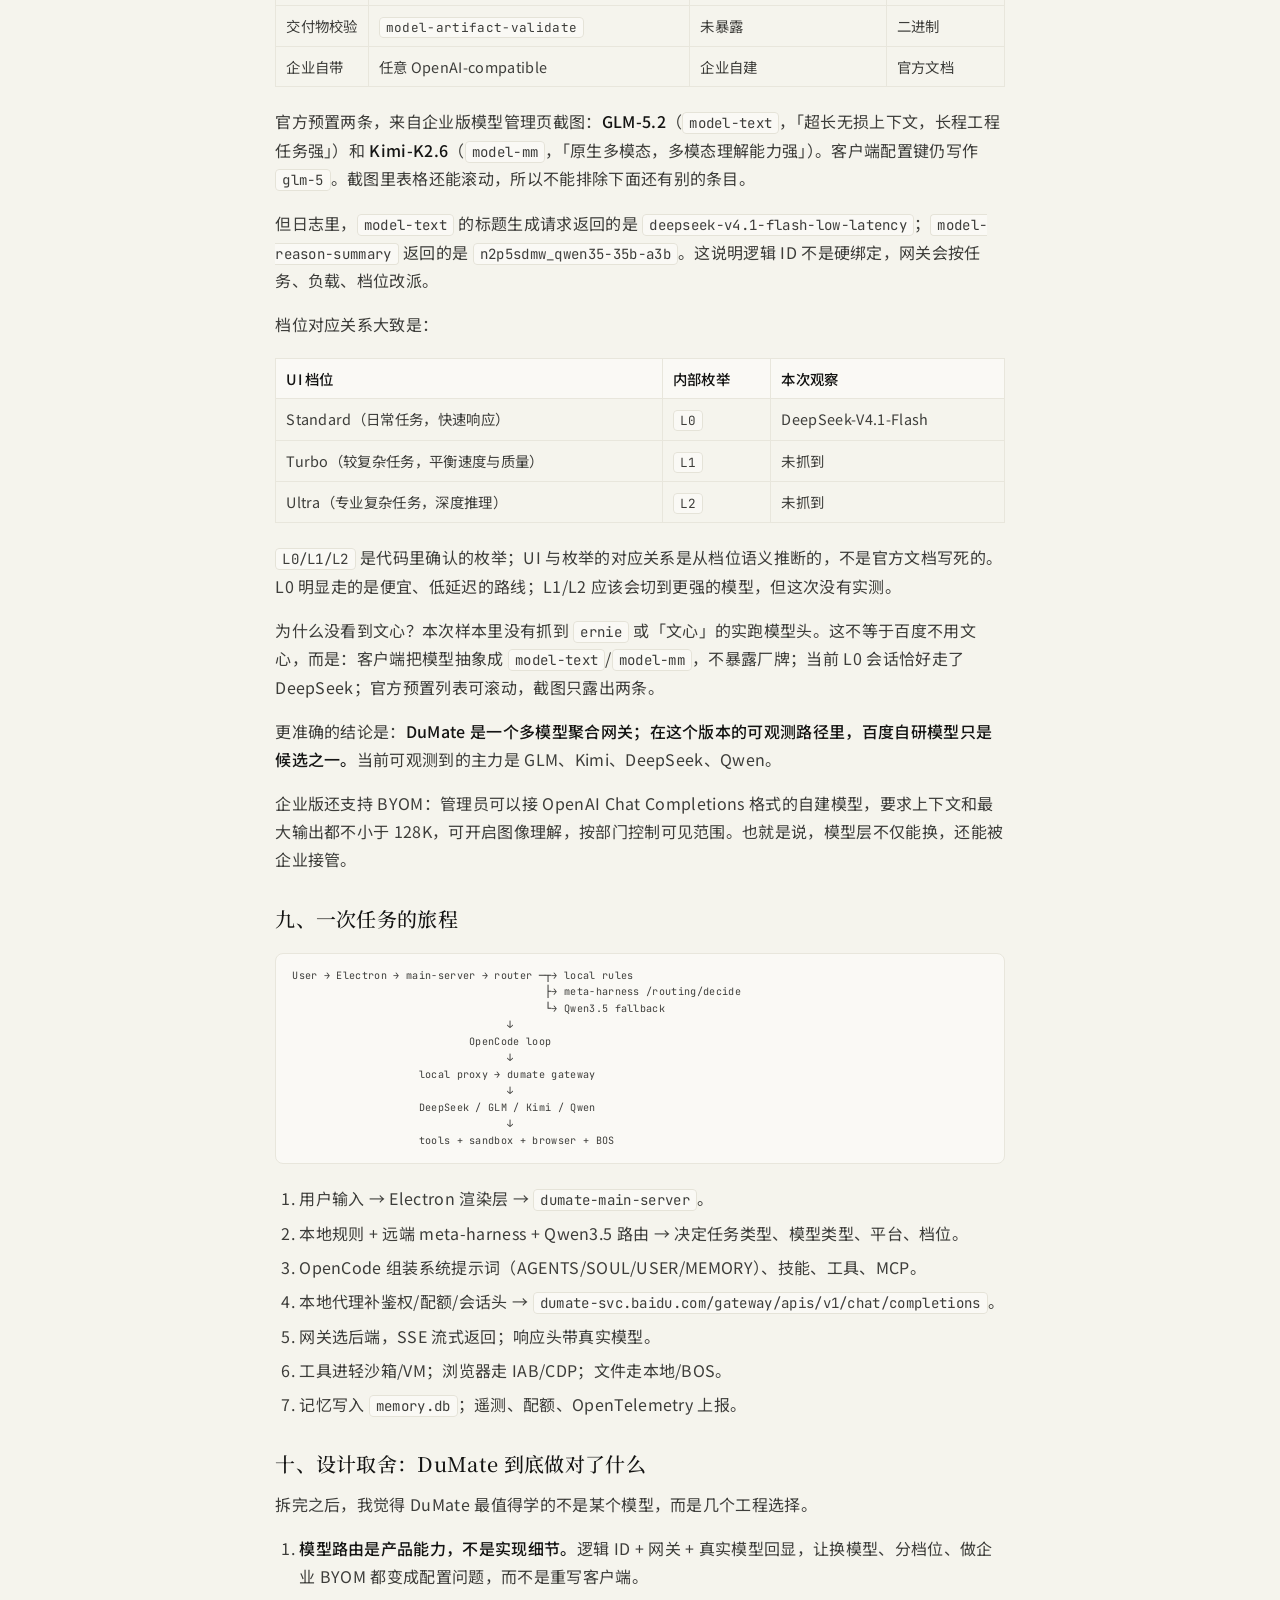
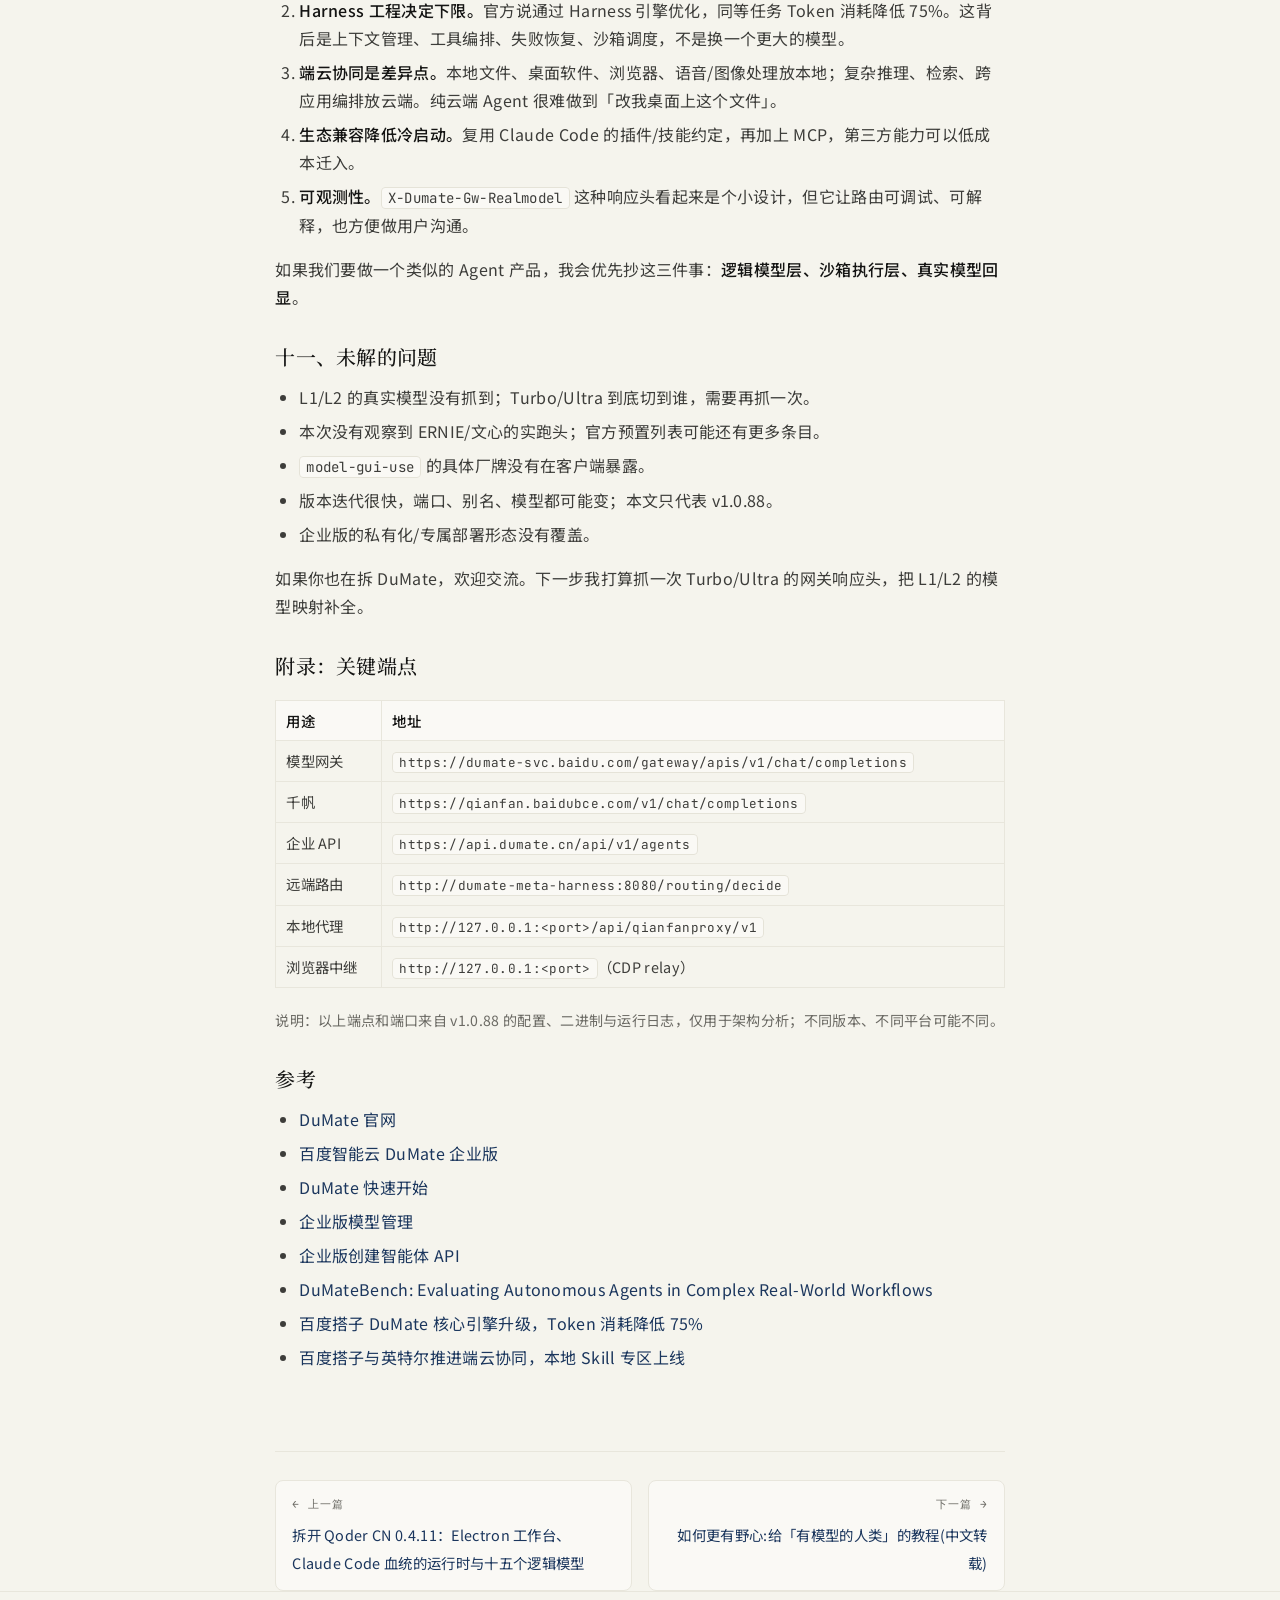
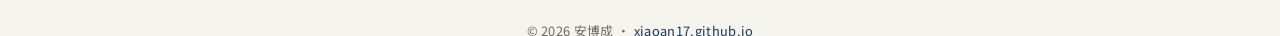
<file: blog_dumate_architecture.html>
<!DOCTYPE html>
<html lang="zh-CN">
<head>
<meta charset="UTF-8">
<meta name="viewport" content="width=device-width, initial-scale=1.0">
<title>拆开百度搭子 DuMate v1.0.88：Electron 壳、OpenCode 心与多模型网关 | 安博成</title>
<meta name="description" content="2026-10-25 版本拆解：Electron + Go 控制面 + OpenCode 运行时 + 多模型网关；GLM-5.2、Kimi-K2.6、DeepSeek-V4.1-Flash、Qwen3.5-35B-A3B 的真实路由。">
<meta name="color-scheme" content="light dark">
<meta property="og:title" content="拆开百度搭子 DuMate v1.0.88：Electron 壳、OpenCode 心与多模型网关">
<meta property="og:description" content="2026-10-25 版本拆解：Electron + Go 控制面 + OpenCode 运行时 + 多模型网关；GLM-5.2、Kimi-K2.6、DeepSeek-V4.1-Flash、Qwen3.5-35B-A3B 的真实路由。">
<meta property="og:type" content="article">
<meta property="og:url" content="https://xiaoan17.github.io/blog_dumate_architecture.html">
<meta property="og:image" content="https://xiaoan17.github.io/banner.jpg">
<meta property="article:published_time" content="2026-10-25">
<link rel="icon" type="image/png" href="favicon.png">
<link rel="apple-touch-icon" href="apple-touch-icon.png">
<script>
(function(){try{var t=localStorage.getItem('anbc-theme');if(t)document.documentElement.setAttribute('data-theme',t);}catch(e){}})();
</script>
<link rel="preconnect" href="https://fonts.googleapis.com">
<link rel="preconnect" href="https://fonts.gstatic.com" crossorigin>
<link href="https://fonts.googleapis.com/css2?family=JetBrains+Mono:wght@400;700&family=Noto+Sans+SC:wght@300;400;500;700&family=Noto+Serif+SC:wght@500&display=swap" rel="stylesheet">
<link rel="stylesheet" href="css/theme.css">
<link rel="stylesheet" href="css/style.css">
<link rel="stylesheet" href="css/article.css">
<style>
/* 本页额外的表格、提示框与架构图样式，全部走主题变量 */
.article-body .table-wrap { overflow-x: auto; margin: 20px 0; }
.article-body table {
  width: 100%; border-collapse: collapse; margin: 0; font-size: 0.9em; line-height: 1.6;
}
.article-body th, .article-body td {
  border: 1px solid var(--border); padding: 8px 10px; text-align: left; vertical-align: top;
}
.article-body th {
  background: var(--ivory); color: var(--near-black); font-weight: 500; white-space: nowrap;
}
.article-body td code { white-space: nowrap; }
.article-body table.wide td:first-child { white-space: nowrap; }
.article-body .callout {
  border: 1px solid var(--border); background: var(--ivory); border-radius: 8px;
  padding: 14px 16px; margin: 22px 0;
}
.article-body .callout-title {
  font-family: var(--mono); font-size: 0.72em; letter-spacing: 1px;
  color: var(--brand); margin-bottom: 8px;
}
.article-body .callout p:last-child { margin-bottom: 0; }
.article-body pre.arch { font-size: 0.72em; line-height: 1.55; }
.article-body .small { color: var(--stone); font-size: 0.88em; }
.article-body .table-hint { display: none; }
body[data-article] { overflow-x: hidden; }
@media (max-width: 768px) {
  .article-body table { font-size: 0.82em; }
  .article-body table.wide { min-width: 560px; }
  .article-body .table-hint { display: block; font-family: var(--mono); font-size: 0.72em; color: var(--stone); margin: -6px 0 6px; }
  .article-body pre.arch { font-size: 0.62em; }
}
</style>
</head>
<body data-article>

<nav class="site-nav">
  <div class="nav-inner">
    <div class="nav-brand" onclick="location.href='index.html'">安博成</div>
    <div class="nav-tabs">
      <a class="nav-tab" href="index.html">首页</a>
      <a class="nav-tab" href="index.html#blog">博客</a>
      <a class="nav-tab" href="index.html#projects">项目</a>
      <a class="nav-tab" href="index.html#recommend">Anbc 推荐</a>
      <a class="nav-tab" href="index.html#contact">联系</a>
    </div>
    <button id="theme-toggle" class="theme-toggle" type="button" aria-label="切换深色模式"></button>
  </div>
</nav>

<div class="container article-main">
  <a class="back-link" href="index.html#blog" style="display:inline-flex;align-items:center;gap:6px;padding:20px 0;font-family:var(--mono);font-size:0.8em;color:var(--stone);letter-spacing:0;">← 返回博客</a>

  <div class="article-header">
    <h1 class="article-title">拆开百度搭子 DuMate v1.0.88：Electron 壳、OpenCode 心与多模型网关</h1>
    <div class="article-meta">
      ✍️ 安博成 · 📅 2026-10-25 · 🏷️ AI Agent, DuMate, 技术拆解, 架构
    </div>
  </div>

  <div class="article-body">

    <p>百度搭子 DuMate 是 2026 年讨论度很高的国产通用 Agent 之一。它强调「真干活」：跨应用、跨文件、操作浏览器、直接交付文档和网页。产品页写得很满，技术细节却很少。于是 10 月 25 日，我把本机安装的 macOS 版 v1.0.88 拆了一遍。</p>

    <p>先说明边界：这是只读分析，没有绕过鉴权，也没有展开任何用户对话内容。我看的是安装包结构、配置文件、二进制符号，以及运行日志里的请求元数据和响应头。结论只代表这个版本、这个平台。</p>

    <div class="callout">
      <div class="callout-title">TL;DR</div>
      <p>DuMate 是「Electron 壳 + Go 本地控制面 + OpenCode 定制运行时 + 本地/云端双执行环境 + 多模型网关」。模型侧最重要的设计是<strong>逻辑模型 ID 与真实后端解耦</strong>：客户端写 <code>glm-5</code>，官方预置展示 GLM-5.2；L0 实跑却是 DeepSeek-V4.1-Flash，路由和摘要用 Qwen3.5-35B-A3B。</p>
    </div>

    <h2>一、探测对象与方法</h2>

    <div class="table-wrap">
      <table>
        <tbody>
          <tr><th>客户端版本</th><td>v1.0.88（构建于 2026-10-24）</td></tr>
          <tr><th>平台</th><td>macOS arm64</td></tr>
          <tr><th>桌面壳</th><td>Electron 43.1.1</td></tr>
          <tr><th>安装包</th><td>DMG 591 MB；安装后约 1.0 GB</td></tr>
          <tr><th>app.asar</th><td>约 101 MB</td></tr>
          <tr><th>移动端</th><td>原生 Android（Kotlin/Compose），<code>DumateMobile/1.20.0.10</code></td></tr>
        </tbody>
      </table>
    </div>

    <p>方法很朴素：</p>
    <ul>
      <li>用 <code>@electron/asar</code> 解开 <code>app.asar</code>，看主进程与前端产物；</li>
      <li>用 <code>strings</code> 扫随包二进制，找模块名、模型 ID、路由常量；</li>
      <li>读 <code>config/</code> 与运行数据目录里的 JSON、SQLite schema；</li>
      <li>读 <code>log/desktop-main/Gateway.log</code> 的请求行与响应头；</li>
      <li>对照官方文档、模型管理页截图和公开报道。</li>
    </ul>

    <div class="callout">
      <div class="callout-title">边界</div>
      <p>只观察到一个 L0 会话；L1/L2（Turbo/Ultra）没有实测。只覆盖 macOS arm64，Windows 端可能有差异。端口、内部 hostname、模型别名都可能随版本变化。</p>
    </div>

    <h2>二、架构总览</h2>

    <pre class="arch"><code>┌────────────────────────────────────────────────────────────┐
│ Electron 43 + React 渲染层（任务/项目/技能/文件/产出物）      │
└───────────────────────────┬────────────────────────────────┘
                            │ IPC / 本地 HTTP
┌───────────────────────────▼────────────────────────────────┐
│ dumate-main-server（Go/Gin，本地控制面，:52701）             │
│ 会话/项目/技能/插件/模型注册/配额/代理/BOS/遥测/定时任务      │
└───────┬───────────────────┬───────────────────┬────────────┘
        │                   │                   │
┌───────▼─────────┐ ┌───────▼─────────┐ ┌───────▼────────────┐
│ dumate-opencode │ │ dumate-router   │ │ sandbox-manager    │
│（Bun，Agent循环）│ │（Bun，模型/任务 │ │ + vmmgr + cu       │
│ 28个工具/Skill/ │ │  路由，:52036）  │ │ 轻沙箱/VM/电脑操作  │
│ MCP/子代理/记忆 │ │                 │ │ 浏览器 IAB/CDP     │
└───────┬─────────┘ └───────┬─────────┘ └───────┬────────────┘
        └───────────────────┼───────────────────┘
                            │ HTTPS
┌───────────────────────────▼────────────────────────────────┐
│ 百度云：dumate-svc 网关 / 千帆 Qianfan / api.dumate.cn       │
│ BOS / 秒哒 / AppBuilder / GLM / Kimi / DeepSeek / Qwen ...   │
└────────────────────────────────────────────────────────────┘</code></pre>

    <p>从外到内可以分成五层：</p>
    <ol>
      <li><strong>渲染层</strong>：Electron + React，负责界面与交互。</li>
      <li><strong>本地控制面</strong>：Go/Gin，负责会话、项目、技能、模型注册、配额、文件、遥测。</li>
      <li><strong>Agent Runtime</strong>：OpenCode 定制版，负责 agent loop、工具、技能、子代理、记忆。</li>
      <li><strong>执行环境</strong>：轻沙箱、VM、电脑操作、内置浏览器。</li>
      <li><strong>云服务</strong>：模型网关、千帆、BOS、企业 API。</li>
    </ol>

    <p>这五层里，最容易被忽略的是第二层。大多数桌面 AI 产品只有一个壳加一个云 API；DuMate 在本地放了一个完整的控制面。</p>

    <h2>三、桌面壳：不是 WebView 套壳</h2>

    <p>第一个反直觉的点是：它没有用系统 WebView 套一个网页，而是完整的 Electron 43.1.1 + React。安装包里能看到 <code>Electron Framework</code>、四个 Helper、Squirrel 更新器，以及 <code>app.asar</code> 里约 101 MB 的前端与主进程代码。</p>

    <p>还有四个原生 Node 插件：<code>cookie_crypto</code>、<code>desktop_native</code>、<code>device_info</code>、<code>macos_notification_status</code>。它们分别处理 Cookie 加密、桌面能力、设备信息和 macOS 通知状态。</p>

    <p>用 Electron 的代价是包大、内存高；收益是跨平台一致、桌面集成能力强，且可以直接复用 Node 生态。对一个要操作本地文件、浏览器、系统通知的 Agent 来说，这笔账是划算的。</p>

    <p>但渲染层不直接连云端。Agent 请求先到本地 Go 服务——这是它与「网页套壳」最大的区别。</p>

    <h2>四、本地控制面：一个装在桌面上的 Go 服务</h2>

    <p><code>dumate-main-server</code> 是 57 MB 的 Go 二进制，配置里明确写着 <code>gin_mode: release</code>。从符号表能看出它的模块划分：</p>

    <div class="table-wrap">
      <table>
        <thead><tr><th>模块</th><th>作用</th></tr></thead>
        <tbody>
          <tr><td><code>apis/service</code></td><td>本地 HTTP API</td></tr>
          <tr><td><code>clients/opencode</code></td><td>调用 Agent Runtime</td></tr>
          <tr><td><code>scheduler</code></td><td>定时任务</td></tr>
          <tr><td><code>modelregistry</code></td><td>模型注册与选择</td></tr>
          <tr><td><code>skill</code> / <code>plugin</code> / <code>connector</code></td><td>能力生态</td></tr>
          <tr><td><code>filemanage</code> / <code>clients/bos</code></td><td>文件与产物</td></tr>
          <tr><td><code>tracking</code> / <code>otelrelay</code></td><td>遥测与 OpenTelemetry</td></tr>
          <tr><td><code>remotecontrol</code> / <code>deskhub</code></td><td>远程控制与多端</td></tr>
          <tr><td><code>security</code> / <code>relaycred</code></td><td>安全与凭证</td></tr>
        </tbody>
      </table>
    </div>

    <p>它把会话、项目、技能、插件、模型、配额、文件、遥测都收在自己这里。本地还有 SQLite：<code>opencode.db</code>（会话/消息）、<code>desktop.db</code>（文件任务）、<code>memory.db</code>（记忆）。</p>

    <p>一次运行里观察到的本地端口：<code>52701</code>（控制面）、<code>52609</code>（OpenCode）、<code>52036</code>（Router）、<code>19228</code>（浏览器中继）。端口是动态的，不必记。</p>

    <p>这也意味着历史任务、技能管理这类操作不必每次依赖云端。</p>

    <h2>五、Agent Runtime：OpenCode 定制版</h2>

    <p><code>dumate-opencode</code> 约 104 MB，Bun 编译，配置直接使用 <code>https://opencode.ai/config.json</code> 作为 schema。默认 provider 配置是这样的：</p>

    <pre><code>{
  "model": "QianfanPersonalQuota/glm-5",
  "provider": {
    "QianfanPersonalQuota": {
      "npm": "@ai-sdk/openai-compatible",
      "options": {
        "baseURL": "http://127.0.0.1:52701/api/qianfanproxy/v1",
        "apiKey": "nokey"
      },
      "models": {
        "glm-5": {
          "id": "model-text",
          "limit": { "context": 192000, "output": 128000 }
        }
      }
    }
  }
}</code></pre>

    <p>注意两个细节：<code>apiKey</code> 是 <code>nokey</code>，因为真正的鉴权在本地代理；<code>glm-5</code> 的 <code>id</code> 是 <code>model-text</code>，说明客户端用的是逻辑别名，不是真实模型名。</p>

    <p>运行时实际注册了 28 个工具，按用途可以分成九类：</p>

    <div class="table-wrap">
      <table>
        <thead><tr><th>类别</th><th>工具</th></tr></thead>
        <tbody>
          <tr><td>文件/命令</td><td><code>bash</code>、<code>read</code>、<code>write</code>、<code>edit</code>、<code>glob</code>、<code>grep</code></td></tr>
          <tr><td>网络</td><td><code>webfetch</code>、<code>websearch</code></td></tr>
          <tr><td>规划</td><td><code>todowrite</code>、<code>todoread</code>、<code>phase-change</code>、<code>requirementread</code></td></tr>
          <tr><td>多代理</td><td><code>task</code></td></tr>
          <tr><td>记忆</td><td><code>memory_load</code>、<code>memory_search</code>、<code>memory_write</code></td></tr>
          <tr><td>能力</td><td><code>skill</code>、<code>plugin</code></td></tr>
          <tr><td>调度</td><td><code>scheduler_action</code>、<code>scheduler_create_job</code></td></tr>
          <tr><td>交付</td><td><code>file_export</code>、<code>file_download</code>、<code>mount_directory</code></td></tr>
          <tr><td>其他</td><td><code>get_location</code>、<code>extension-sync</code>、<code>question</code>、<code>date_calc</code></td></tr>
        </tbody>
      </table>
    </div>

    <p>这 28 个工具是运行时实际注册的，不是文档里的愿景。<code>task</code> 意味着子代理，<code>skill</code>/<code>plugin</code> 意味着能力包，<code>memory_*</code> 意味着长期记忆。</p>

    <p>本机 <code>data/plugins/official/</code> 下有 5 个官方套件：设计、教育、金融投资、求职、自媒体。插件格式是 <code>.claude-plugin/plugin.json</code> + <code>skills/&lt;name&gt;/SKILL.md</code>——和 Claude Code 的约定高度兼容。再加上 MCP Server、连接器，能力生态就搭起来了。</p>

    <p>记忆层也值得单独说：<code>memory.db</code> 是 SQLite，带 FTS5 trigram 索引；另有 <code>MEMORY.md</code>、<code>USER.md</code>、<code>SOUL.md</code> 三个文本层。记忆不是简单塞进 context，而是分块、检索、提升（promote）。</p>

    <p>所以更准确的说法是：DuMate 的运行时是一个 Agent OS，而不是一个聊天客户端。</p>

    <h2>六、路由层：先决定「谁来干」，再决定「用哪个模型」</h2>

    <p>DuMate 的请求先经过一层任务路由，再经过一层模型路由。路由维度至少有五个：</p>

    <div class="table-wrap">
      <table class="wide">
        <thead><tr><th>维度</th><th>取值</th><th>含义</th></tr></thead>
        <tbody>
          <tr><td><code>task_type</code></td><td><code>dumate</code> / <code>ai_assistant</code></td><td>主 Agent 还是轻助手</td></tr>
          <tr><td><code>model_type</code></td><td><code>text</code> / <code>multimodal</code></td><td>纯文本还是多模态</td></tr>
          <tr><td><code>platform</code></td><td><code>desktop</code> / <code>cloud</code></td><td>本地还是云端执行</td></tr>
          <tr><td><code>feature</code></td><td><code>photo_solve</code> 等</td><td>特定功能路由</td></tr>
          <tr><td><code>reason</code></td><td><code>session_sticky</code>、<code>fixed_model_selected</code>、<code>deep_think_rule</code>、<code>attachment_rule</code>、<code>skill_rule</code>、<code>plugin_rule</code>、<code>llm_decision</code></td><td>为什么这么选</td></tr>
        </tbody>
      </table>
    </div>

    <p>决策顺序是：本地规则 → 远端 <code>routing/decide</code>（默认 3 秒超时）→ 本地 LLM 路由兜底。远端服务在代码里的默认地址是 <code>http://dumate-meta-harness:8080/routing/decide</code>；兜底模型是千帆上的 <code>qwen3.5-35b-a3b</code>。</p>

    <p>模型档位内部是 <code>L0 / L1 / L2</code>，请求头带 <code>X-Dumate-AutoModel-Level</code>、<code>X-Dumate-AutoModel-Target</code>、<code>X-Dumate-Model-Target</code>。网关响应头会回传 <code>X-Dumate-Gw-Realmodel</code> 和 <code>X-Dumate-Gw-Realmodel-DisplayName</code>。</p>

    <p>这套设计最妙的地方是可观测：自动模式下，客户端会把真实模型回写到消息里。用户能看到「这次到底用了谁」，而不是只看到一个模糊的「智能模式」。</p>

    <h2>七、执行环境：把「手」和「眼」也做进客户端</h2>

    <p>Agent 的差距，很多时候不在模型，而在「手」和「眼」。DuMate 在这块投入很重：</p>

    <ul>
      <li><strong>轻沙箱</strong>：Python/Node 运行时分层，<code>requirements.txt</code> 锁定了 <code>python-docx</code>、<code>python-pptx</code>、<code>openpyxl</code>、<code>pandas</code>、<code>PyMuPDF</code>、<code>reportlab</code>、<code>typst</code> 等办公/文档依赖；Node 包单独一层。按需安装，不随版本全量重下。</li>
      <li><strong>完整 VM</strong>：<code>dumate-vm-manager</code> + 约 47 MB 的 <code>seed.iso.zst</code>，用于更重的隔离执行。</li>
      <li><strong>电脑操作</strong>：<code>cu</code> 是 Python 3.9 打包的二进制，链接了 AppKit、Quartz、ScreenCaptureKit，能截屏和做 GUI 自动化。</li>
      <li><strong>浏览器</strong>：内置浏览器（IAB）通过 CDP relay，<code>dumate-browser-extension-relay</code> 监听本地端口；也支持 Chrome/Edge 扩展接管，带权限模式。</li>
      <li><strong>文件</strong>：<code>mount_directory</code> 挂载工作区，<code>file_export</code>/<code>file_download</code> 导出，产物可上传 BOS 并注册 artifact。</li>
    </ul>

    <p>这些能力让它可以真的改本地文件、点本地软件，而不是只给建议。代价是安全边界更复杂：目录权限、危险操作二次确认、沙箱/VM 隔离、审计日志，一个都不能少。</p>

    <h2>八、模型矩阵：一个入口，四家后端</h2>

    <p>这是我最关心的部分。把配置、文档截图和网关日志拼在一起，能得到这样一张表：</p>

    <p class="table-hint">表格较宽，移动端可左右滑动 →</p>

    <div class="table-wrap">
      <table class="wide">
        <thead><tr><th>角色</th><th>逻辑 ID</th><th>真实后端</th><th>证据</th></tr></thead>
        <tbody>
          <tr><td>主 Agent</td><td><code>QianfanPersonalQuota/glm-5</code> → <code>model-text</code></td><td>官方预置 <strong>GLM-5.2</strong>；网关可改派</td><td>客户端配置 + 文档截图</td></tr>
          <tr><td>多模态</td><td><code>model-mm</code>（<code>qianfan-multimodal</code>）</td><td><strong>Kimi-K2.6</strong></td><td>文档截图 + 二进制</td></tr>
          <tr><td>GUI 操作</td><td><code>model-gui-use</code></td><td>专用 GUI 模型</td><td>二进制</td></tr>
          <tr><td>自动 L0</td><td><code>dm-auto-model/text.L0</code></td><td><strong>DeepSeek-V4.1-Flash-Low-Latency</strong></td><td>网关响应头</td></tr>
          <tr><td>推理摘要</td><td><code>model-reason-summary</code></td><td><strong>Qwen3.5-35B-A3B</strong></td><td>网关响应头</td></tr>
          <tr><td>路由/追问</td><td><code>qwen3.5-35b-a3b</code></td><td>Qwen3.5-35B-A3B</td><td>路由器常量</td></tr>
          <tr><td>交付物校验</td><td><code>model-artifact-validate</code></td><td>未暴露</td><td>二进制</td></tr>
          <tr><td>企业自带</td><td>任意 OpenAI-compatible</td><td>企业自建</td><td>官方文档</td></tr>
        </tbody>
      </table>
    </div>

    <p>官方预置两条，来自企业版模型管理页截图：<strong>GLM-5.2</strong>（<code>model-text</code>，「超长无损上下文，长程工程任务强」）和 <strong>Kimi-K2.6</strong>（<code>model-mm</code>，「原生多模态，多模态理解能力强」）。客户端配置键仍写作 <code>glm-5</code>。截图里表格还能滚动，所以不能排除下面还有别的条目。</p>

    <p>但日志里，<code>model-text</code> 的标题生成请求返回的是 <code>deepseek-v4.1-flash-low-latency</code>；<code>model-reason-summary</code> 返回的是 <code>n2p5sdmw_qwen35-35b-a3b</code>。这说明逻辑 ID 不是硬绑定，网关会按任务、负载、档位改派。</p>

    <p>档位对应关系大致是：</p>

    <div class="table-wrap">
      <table class="wide">
        <thead><tr><th>UI 档位</th><th>内部枚举</th><th>本次观察</th></tr></thead>
        <tbody>
          <tr><td>Standard（日常任务，快速响应）</td><td><code>L0</code></td><td>DeepSeek-V4.1-Flash</td></tr>
          <tr><td>Turbo（较复杂任务，平衡速度与质量）</td><td><code>L1</code></td><td>未抓到</td></tr>
          <tr><td>Ultra（专业复杂任务，深度推理）</td><td><code>L2</code></td><td>未抓到</td></tr>
        </tbody>
      </table>
    </div>

    <p><code>L0/L1/L2</code> 是代码里确认的枚举；UI 与枚举的对应关系是从档位语义推断的，不是官方文档写死的。L0 明显走的是便宜、低延迟的路线；L1/L2 应该会切到更强的模型，但这次没有实测。</p>

    <p>为什么没看到文心？本次样本里没有抓到 <code>ernie</code> 或「文心」的实跑模型头。这不等于百度不用文心，而是：客户端把模型抽象成 <code>model-text</code>/<code>model-mm</code>，不暴露厂牌；当前 L0 会话恰好走了 DeepSeek；官方预置列表可滚动，截图只露出两条。</p>

    <p>更准确的结论是：<strong>DuMate 是一个多模型聚合网关；在这个版本的可观测路径里，百度自研模型只是候选之一。</strong>当前可观测到的主力是 GLM、Kimi、DeepSeek、Qwen。</p>

    <p>企业版还支持 BYOM：管理员可以接 OpenAI Chat Completions 格式的自建模型，要求上下文和最大输出都不小于 128K，可开启图像理解，按部门控制可见范围。也就是说，模型层不仅能换，还能被企业接管。</p>

    <h2>九、一次任务的旅程</h2>

    <pre class="arch"><code>User → Electron → main-server → router ─┬→ local rules
                                        ├→ meta-harness /routing/decide
                                        └→ Qwen3.5 fallback
                                  ↓
                            OpenCode loop
                                  ↓
                    local proxy → dumate gateway
                                  ↓
                    DeepSeek / GLM / Kimi / Qwen
                                  ↓
                    tools + sandbox + browser + BOS</code></pre>

    <ol>
      <li>用户输入 → Electron 渲染层 → <code>dumate-main-server</code>。</li>
      <li>本地规则 + 远端 meta-harness + Qwen3.5 路由 → 决定任务类型、模型类型、平台、档位。</li>
      <li>OpenCode 组装系统提示词（AGENTS/SOUL/USER/MEMORY）、技能、工具、MCP。</li>
      <li>本地代理补鉴权/配额/会话头 → <code>dumate-svc.baidu.com/gateway/apis/v1/chat/completions</code>。</li>
      <li>网关选后端，SSE 流式返回；响应头带真实模型。</li>
      <li>工具进轻沙箱/VM；浏览器走 IAB/CDP；文件走本地/BOS。</li>
      <li>记忆写入 <code>memory.db</code>；遥测、配额、OpenTelemetry 上报。</li>
    </ol>

    <h2>十、设计取舍：DuMate 到底做对了什么</h2>

    <p>拆完之后，我觉得 DuMate 最值得学的不是某个模型，而是几个工程选择。</p>

    <ol>
      <li><strong>模型路由是产品能力，不是实现细节。</strong>逻辑 ID + 网关 + 真实模型回显，让换模型、分档位、做企业 BYOM 都变成配置问题，而不是重写客户端。</li>
      <li><strong>Harness 工程决定下限。</strong>官方说通过 Harness 引擎优化，同等任务 Token 消耗降低 75%。这背后是上下文管理、工具编排、失败恢复、沙箱调度，不是换一个更大的模型。</li>
      <li><strong>端云协同是差异点。</strong>本地文件、桌面软件、浏览器、语音/图像处理放本地；复杂推理、检索、跨应用编排放云端。纯云端 Agent 很难做到「改我桌面上这个文件」。</li>
      <li><strong>生态兼容降低冷启动。</strong>复用 Claude Code 的插件/技能约定，再加上 MCP，第三方能力可以低成本迁入。</li>
      <li><strong>可观测性。</strong><code>X-Dumate-Gw-Realmodel</code> 这种响应头看起来是个小设计，但它让路由可调试、可解释，也方便做用户沟通。</li>
    </ol>

    <p>如果我们要做一个类似的 Agent 产品，我会优先抄这三件事：<strong>逻辑模型层、沙箱执行层、真实模型回显</strong>。</p>

    <h2>十一、未解的问题</h2>

    <ul>
      <li>L1/L2 的真实模型没有抓到；Turbo/Ultra 到底切到谁，需要再抓一次。</li>
      <li>本次没有观察到 ERNIE/文心的实跑头；官方预置列表可能还有更多条目。</li>
      <li><code>model-gui-use</code> 的具体厂牌没有在客户端暴露。</li>
      <li>版本迭代很快，端口、别名、模型都可能变；本文只代表 v1.0.88。</li>
      <li>企业版的私有化/专属部署形态没有覆盖。</li>
    </ul>

    <p>如果你也在拆 DuMate，欢迎交流。下一步我打算抓一次 Turbo/Ultra 的网关响应头，把 L1/L2 的模型映射补全。</p>

    <h2>附录：关键端点</h2>

    <p class="table-hint">表格较宽，移动端可左右滑动 →</p>

    <div class="table-wrap">
      <table class="wide">
        <thead><tr><th>用途</th><th>地址</th></tr></thead>
        <tbody>
          <tr><td>模型网关</td><td><code>https://dumate-svc.baidu.com/gateway/apis/v1/chat/completions</code></td></tr>
          <tr><td>千帆</td><td><code>https://qianfan.baidubce.com/v1/chat/completions</code></td></tr>
          <tr><td>企业 API</td><td><code>https://api.dumate.cn/api/v1/agents</code></td></tr>
          <tr><td>远端路由</td><td><code>http://dumate-meta-harness:8080/routing/decide</code></td></tr>
          <tr><td>本地代理</td><td><code>http://127.0.0.1:&lt;port&gt;/api/qianfanproxy/v1</code></td></tr>
          <tr><td>浏览器中继</td><td><code>http://127.0.0.1:&lt;port&gt;</code>（CDP relay）</td></tr>
        </tbody>
      </table>
    </div>

    <p class="small">说明：以上端点和端口来自 v1.0.88 的配置、二进制与运行日志，仅用于架构分析；不同版本、不同平台可能不同。</p>

    <h2>参考</h2>

    <ul>
      <li><a href="https://www.dumate.cn/">DuMate 官网</a></li>
      <li><a href="https://cloud.baidu.com/product/dumate.html">百度智能云 DuMate 企业版</a></li>
      <li><a href="https://cloud.baidu.com/doc/Dumate/s/xmmyddwfy">DuMate 快速开始</a></li>
      <li><a href="https://cloud.baidu.com/doc/Dumate/s/Umtmqk130">企业版模型管理</a></li>
      <li><a href="https://cloud.baidu.com/doc/Dumate/s/Gmtim7rk4">企业版创建智能体 API</a></li>
      <li><a href="https://arxiv.org/html/2608.26546v1">DuMateBench: Evaluating Autonomous Agents in Complex Real-World Workflows</a></li>
      <li><a href="https://www.iyiou.com/briefing/202606151916237">百度搭子 DuMate 核心引擎升级，Token 消耗降低 75%</a></li>
      <li><a href="https://ai-tokens.cn/news/news-147f751a5d4a7a72.html">百度搭子与英特尔推进端云协同，本地 Skill 专区上线</a></li>
    </ul>

  </div>

  <nav class="article-nav">
    <a class="article-nav-link prev" href="blog_qoder_architecture.html">
      <span class="article-nav-label">← 上一篇</span>
      <span class="article-nav-title">拆开 Qoder CN 0.4.11：Electron 工作台、Claude Code 血统的运行时与十五个逻辑模型</span>
    </a>
    <a class="article-nav-link next" href="blog_how_to_be_more_ambitious.html">
      <span class="article-nav-label">下一篇 →</span>
      <span class="article-nav-title">如何更有野心:给「有模型的人类」的教程(中文转载)</span>
    </a>
  </nav>
</div>

<footer class="site-footer">
  <p>© 2026 安博成 · <a href="https://xiaoan17.github.io">xiaoan17.github.io</a></p>
</footer>

<script src="js/theme.js"></script>

</body>
</html>
</file>
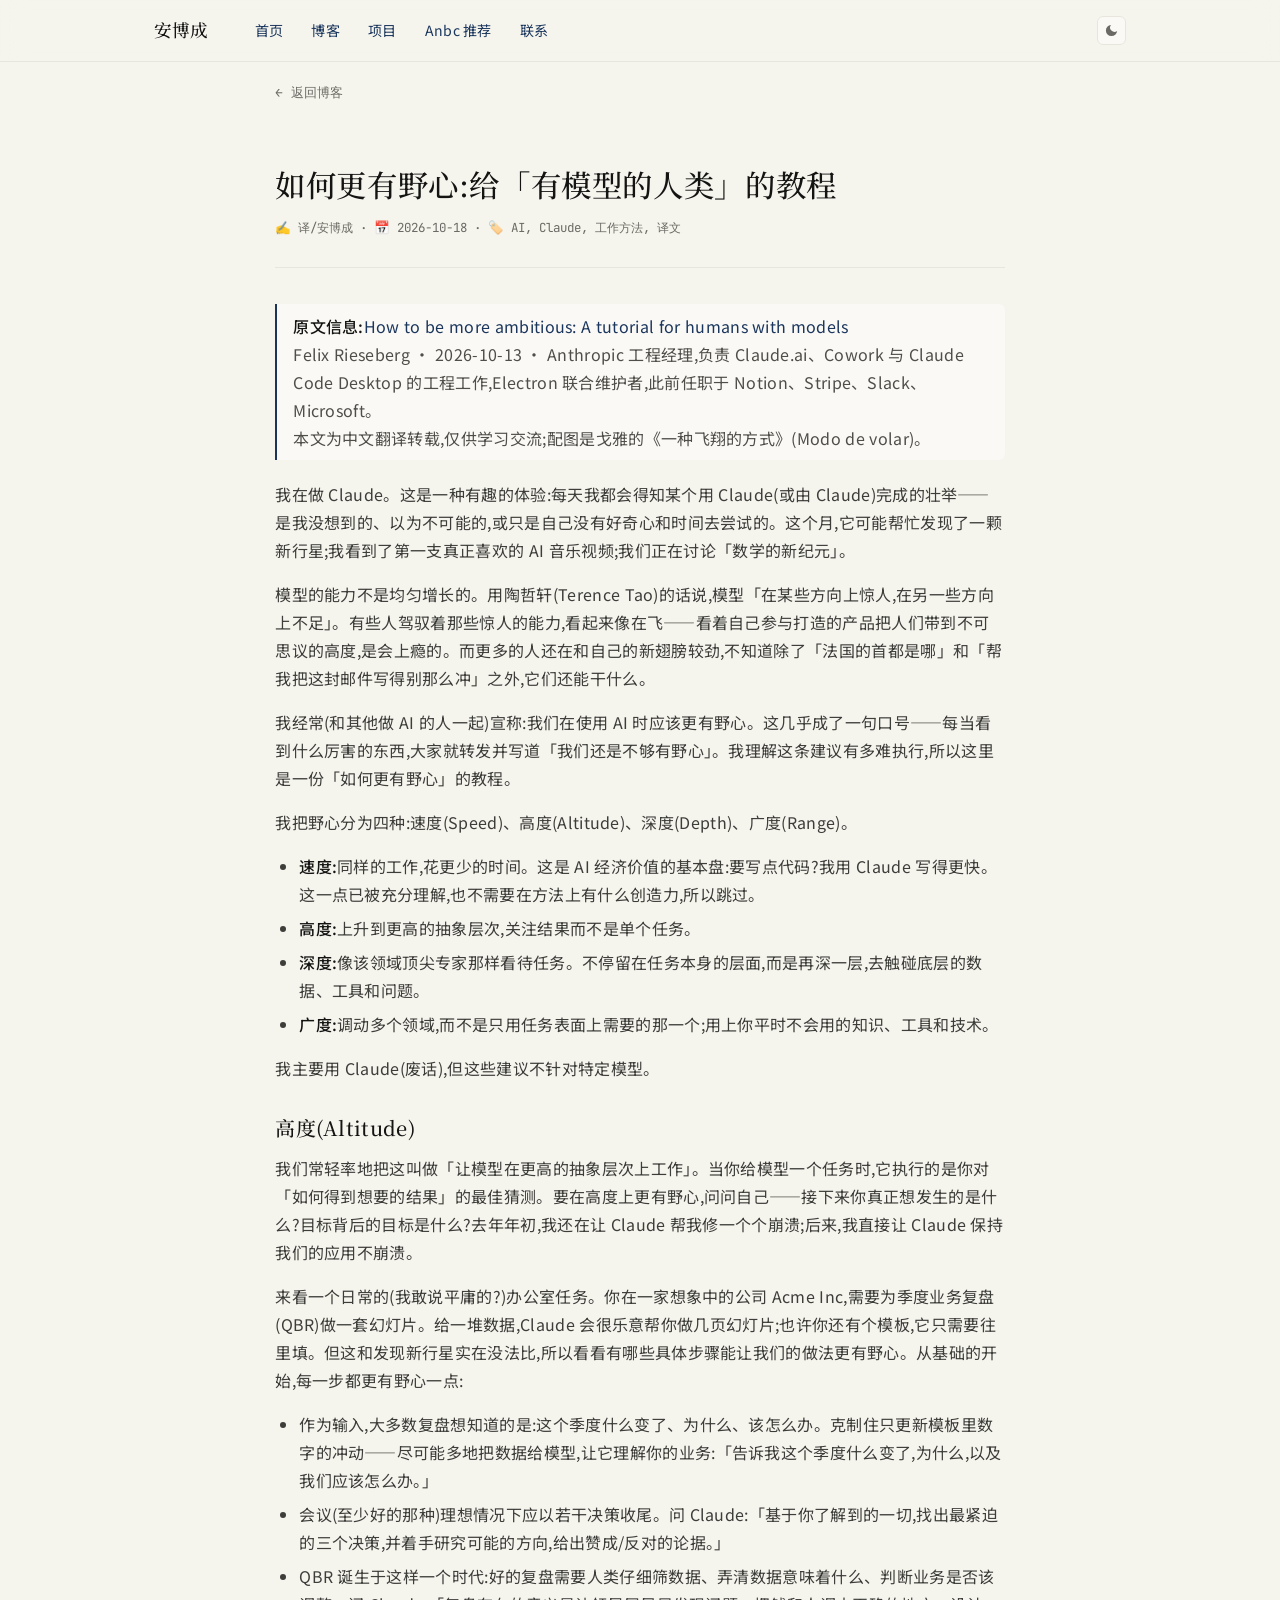
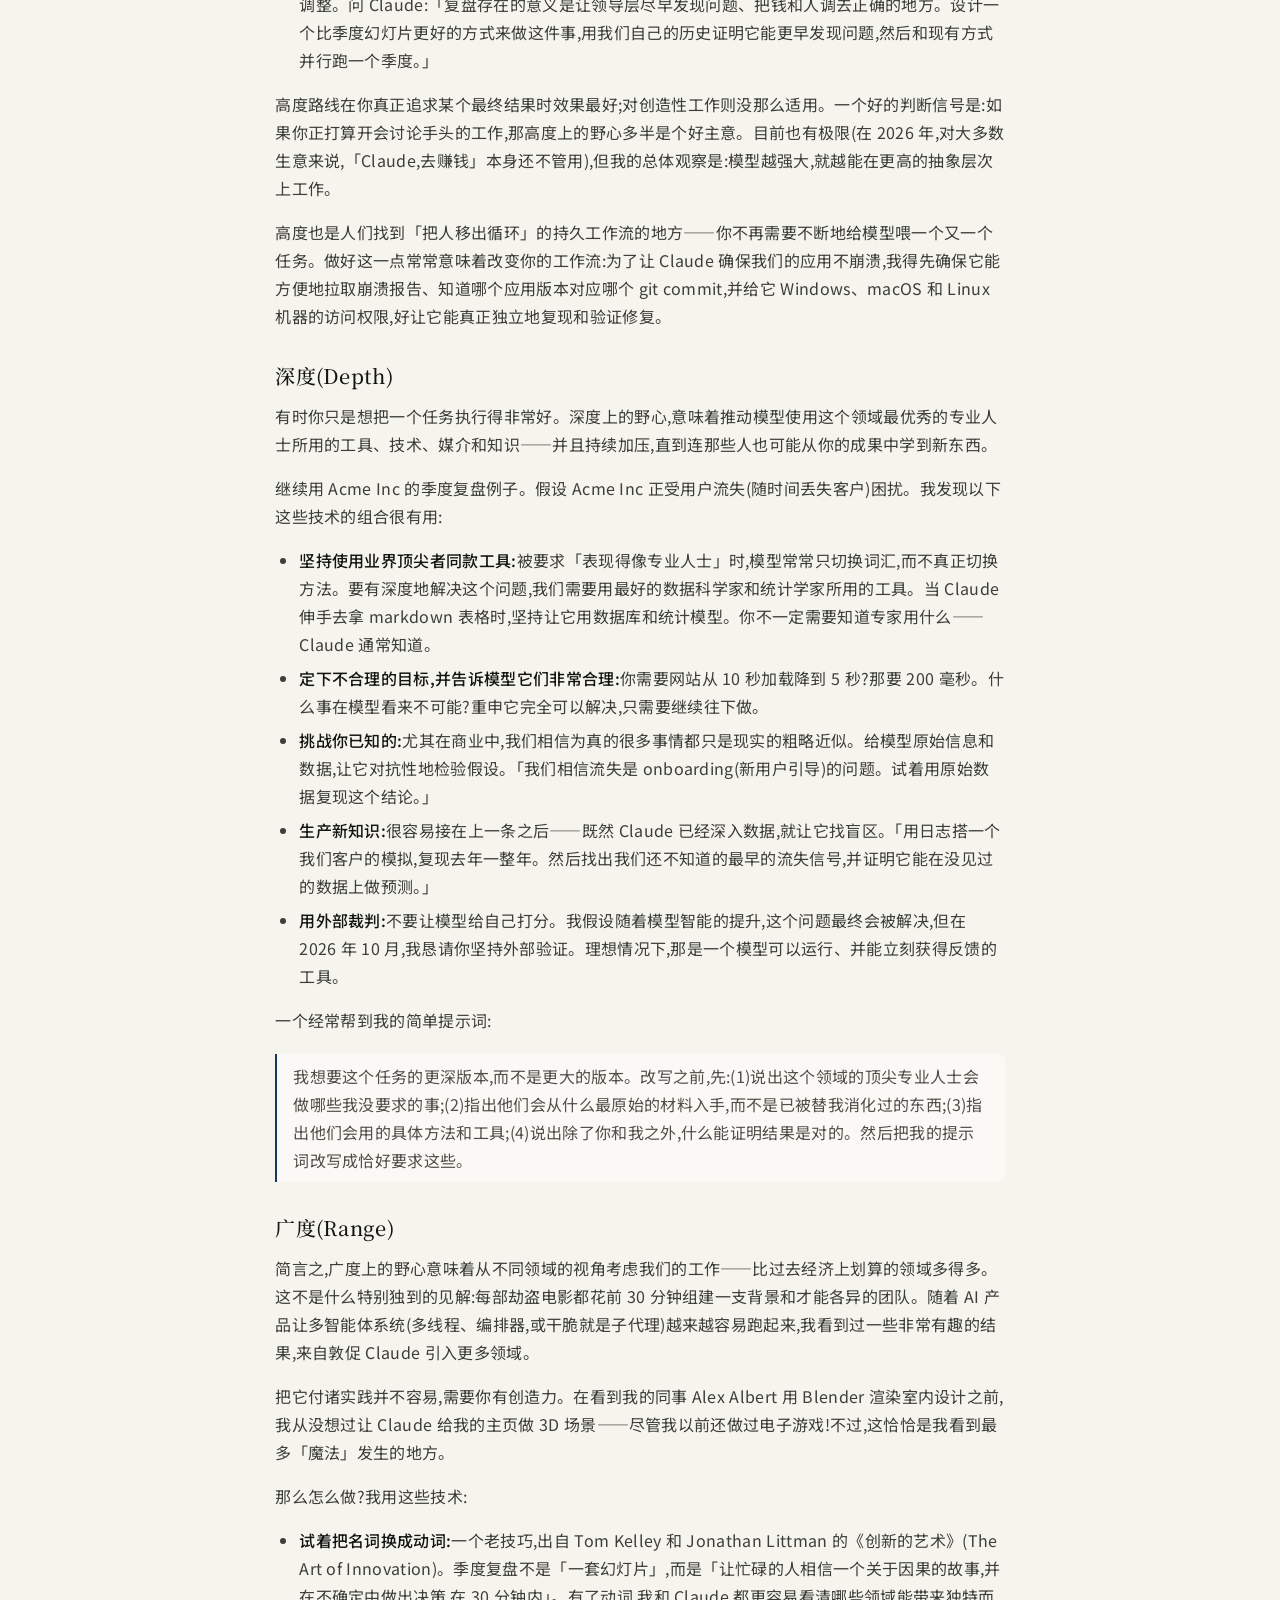
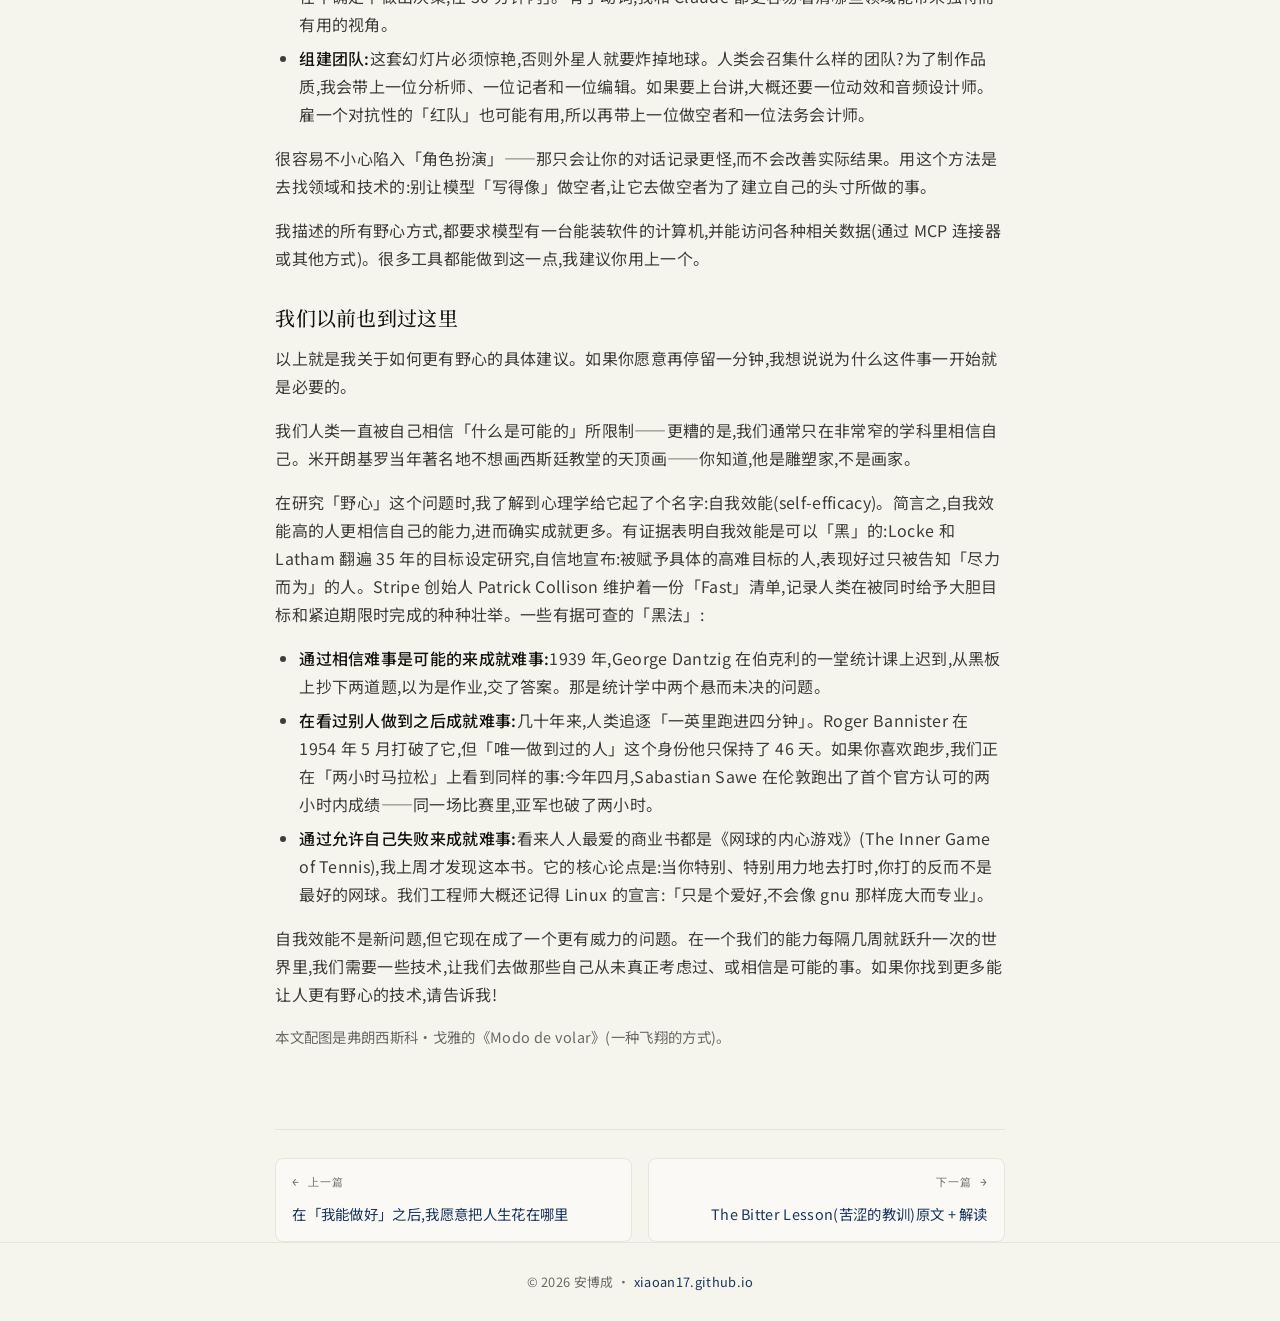
<file: blog_how_to_be_more_ambitious.html>
<!DOCTYPE html>
<html lang="zh-CN">
<head>
<meta charset="UTF-8">
<meta name="viewport" content="width=device-width, initial-scale=1.0">
<title>如何更有野心:给「有模型的人类」的教程(中文转载) | 安博成</title>
<meta name="description" content="Felix Rieseberg(Anthropic, Claude 工程负责人)谈如何更有野心地使用 AI:四种野心——速度、高度、深度、广度,以及背后的心理学:自我效能。">
<meta name="color-scheme" content="light dark">
<meta property="og:title" content="如何更有野心:给「有模型的人类」的教程(中文转载)">
<meta property="og:description" content="Felix Rieseberg(Anthropic, Claude 工程负责人)谈如何更有野心地使用 AI:四种野心——速度、高度、深度、广度,以及背后的心理学:自我效能。">
<meta property="og:type" content="article">
<meta property="og:url" content="https://xiaoan17.github.io/blog_how_to_be_more_ambitious.html">
<meta property="og:image" content="https://xiaoan17.github.io/banner.jpg">
<meta property="article:published_time" content="2026-10-18">
<link rel="icon" type="image/png" href="favicon.png">
<link rel="apple-touch-icon" href="apple-touch-icon.png">
<script>
(function(){try{var t=localStorage.getItem('anbc-theme');if(t)document.documentElement.setAttribute('data-theme',t);}catch(e){}})();
</script>
<link rel="preconnect" href="https://fonts.googleapis.com">
<link rel="preconnect" href="https://fonts.gstatic.com" crossorigin>
<link href="https://fonts.googleapis.com/css2?family=JetBrains+Mono:wght@400;700&family=Noto+Sans+SC:wght@300;400;500;700&family=Noto+Serif+SC:wght@500&display=swap" rel="stylesheet">
<link rel="stylesheet" href="css/theme.css">
<link rel="stylesheet" href="css/style.css">
<link rel="stylesheet" href="css/article.css">
</head>
<body data-article>

<nav class="site-nav">
  <div class="nav-inner">
    <div class="nav-brand" onclick="location.href='index.html'">安博成</div>
    <div class="nav-tabs">
      <a class="nav-tab" href="index.html">首页</a>
      <a class="nav-tab" href="index.html#blog">博客</a>
      <a class="nav-tab" href="index.html#projects">项目</a>
      <a class="nav-tab" href="index.html#recommend">Anbc 推荐</a>
      <a class="nav-tab" href="index.html#contact">联系</a>
    </div>
    <button id="theme-toggle" class="theme-toggle" type="button" aria-label="切换深色模式"></button>
  </div>
</nav>

<div class="container article-main">
  <a class="back-link" href="index.html#blog" style="display:inline-flex;align-items:center;gap:6px;padding:20px 0;font-family:var(--mono);font-size:0.8em;color:var(--stone);letter-spacing:0;">← 返回博客</a>

  <div class="article-header">
    <h1 class="article-title">如何更有野心:给「有模型的人类」的教程</h1>
    <div class="article-meta">
      ✍️ 译/安博成 · 📅 2026-10-18 · 🏷️ AI, Claude, 工作方法, 译文
    </div>
  </div>

  <div class="article-body">

    <blockquote>
      <strong>原文信息:</strong><a href="https://felixrieseberg.com/how-to-be-more-ambitious-a-tutorial-for-humans-with-models/">How to be more ambitious: A tutorial for humans with models</a><br>
      Felix Rieseberg · 2026-10-13 · Anthropic 工程经理,负责 Claude.ai、Cowork 与 Claude Code Desktop 的工程工作,Electron 联合维护者,此前任职于 Notion、Stripe、Slack、Microsoft。<br>
      本文为中文翻译转载,仅供学习交流;配图是戈雅的《一种飞翔的方式》(Modo de volar)。
    </blockquote>

    <p>我在做 Claude。这是一种有趣的体验:每天我都会得知某个用 Claude(或由 Claude)完成的壮举——是我没想到的、以为不可能的,或只是自己没有好奇心和时间去尝试的。这个月,它可能帮忙发现了一颗新行星;我看到了第一支真正喜欢的 AI 音乐视频;我们正在讨论「数学的新纪元」。</p>

    <p>模型的能力不是均匀增长的。用陶哲轩(Terence Tao)的话说,模型「在某些方向上惊人,在另一些方向上不足」。有些人驾驭着那些惊人的能力,看起来像在飞——看着自己参与打造的产品把人们带到不可思议的高度,是会上瘾的。而更多的人还在和自己的新翅膀较劲,不知道除了「法国的首都是哪」和「帮我把这封邮件写得别那么冲」之外,它们还能干什么。</p>

    <p>我经常(和其他做 AI 的人一起)宣称:我们在使用 AI 时应该更有野心。这几乎成了一句口号——每当看到什么厉害的东西,大家就转发并写道「我们还是不够有野心」。我理解这条建议有多难执行,所以这里是一份「如何更有野心」的教程。</p>

    <p>我把野心分为四种:速度(Speed)、高度(Altitude)、深度(Depth)、广度(Range)。</p>

    <ul>
      <li><strong>速度:</strong>同样的工作,花更少的时间。这是 AI 经济价值的基本盘:要写点代码?我用 Claude 写得更快。这一点已被充分理解,也不需要在方法上有什么创造力,所以跳过。</li>
      <li><strong>高度:</strong>上升到更高的抽象层次,关注结果而不是单个任务。</li>
      <li><strong>深度:</strong>像该领域顶尖专家那样看待任务。不停留在任务本身的层面,而是再深一层,去触碰底层的数据、工具和问题。</li>
      <li><strong>广度:</strong>调动多个领域,而不是只用任务表面上需要的那一个;用上你平时不会用的知识、工具和技术。</li>
    </ul>

    <p>我主要用 Claude(废话),但这些建议不针对特定模型。</p>

    <h2>高度(Altitude)</h2>

    <p>我们常轻率地把这叫做「让模型在更高的抽象层次上工作」。当你给模型一个任务时,它执行的是你对「如何得到想要的结果」的最佳猜测。要在高度上更有野心,问问自己——接下来你真正想发生的是什么?目标背后的目标是什么?去年年初,我还在让 Claude 帮我修一个个崩溃;后来,我直接让 Claude 保持我们的应用不崩溃。</p>

    <p>来看一个日常的(我敢说平庸的?)办公室任务。你在一家想象中的公司 Acme Inc,需要为季度业务复盘(QBR)做一套幻灯片。给一堆数据,Claude 会很乐意帮你做几页幻灯片;也许你还有个模板,它只需要往里填。但这和发现新行星实在没法比,所以看看有哪些具体步骤能让我们的做法更有野心。从基础的开始,每一步都更有野心一点:</p>

    <ul>
      <li>作为输入,大多数复盘想知道的是:这个季度什么变了、为什么、该怎么办。克制住只更新模板里数字的冲动——尽可能多地把数据给模型,让它理解你的业务:「告诉我这个季度什么变了,为什么,以及我们应该怎么办。」</li>
      <li>会议(至少好的那种)理想情况下应以若干决策收尾。问 Claude:「基于你了解到的一切,找出最紧迫的三个决策,并着手研究可能的方向,给出赞成/反对的论据。」</li>
      <li>QBR 诞生于这样一个时代:好的复盘需要人类仔细筛数据、弄清数据意味着什么、判断业务是否该调整。问 Claude:「复盘存在的意义是让领导层尽早发现问题、把钱和人调去正确的地方。设计一个比季度幻灯片更好的方式来做这件事,用我们自己的历史证明它能更早发现问题,然后和现有方式并行跑一个季度。」</li>
    </ul>

    <p>高度路线在你真正追求某个最终结果时效果最好;对创造性工作则没那么适用。一个好的判断信号是:如果你正打算开会讨论手头的工作,那高度上的野心多半是个好主意。目前也有极限(在 2026 年,对大多数生意来说,「Claude,去赚钱」本身还不管用),但我的总体观察是:模型越强大,就越能在更高的抽象层次上工作。</p>

    <p>高度也是人们找到「把人移出循环」的持久工作流的地方——你不再需要不断地给模型喂一个又一个任务。做好这一点常常意味着改变你的工作流:为了让 Claude 确保我们的应用不崩溃,我得先确保它能方便地拉取崩溃报告、知道哪个应用版本对应哪个 git commit,并给它 Windows、macOS 和 Linux 机器的访问权限,好让它能真正独立地复现和验证修复。</p>

    <h2>深度(Depth)</h2>

    <p>有时你只是想把一个任务执行得非常好。深度上的野心,意味着推动模型使用这个领域最优秀的专业人士所用的工具、技术、媒介和知识——并且持续加压,直到连那些人也可能从你的成果中学到新东西。</p>

    <p>继续用 Acme Inc 的季度复盘例子。假设 Acme Inc 正受用户流失(随时间丢失客户)困扰。我发现以下这些技术的组合很有用:</p>

    <ul>
      <li><strong>坚持使用业界顶尖者同款工具:</strong>被要求「表现得像专业人士」时,模型常常只切换词汇,而不真正切换方法。要有深度地解决这个问题,我们需要用最好的数据科学家和统计学家所用的工具。当 Claude 伸手去拿 markdown 表格时,坚持让它用数据库和统计模型。你不一定需要知道专家用什么——Claude 通常知道。</li>
      <li><strong>定下不合理的目标,并告诉模型它们非常合理:</strong>你需要网站从 10 秒加载降到 5 秒?那要 200 毫秒。什么事在模型看来不可能?重申它完全可以解决,只需要继续往下做。</li>
      <li><strong>挑战你已知的:</strong>尤其在商业中,我们相信为真的很多事情都只是现实的粗略近似。给模型原始信息和数据,让它对抗性地检验假设。「我们相信流失是 onboarding(新用户引导)的问题。试着用原始数据复现这个结论。」</li>
      <li><strong>生产新知识:</strong>很容易接在上一条之后——既然 Claude 已经深入数据,就让它找盲区。「用日志搭一个我们客户的模拟,复现去年一整年。然后找出我们还不知道的最早的流失信号,并证明它能在没见过的数据上做预测。」</li>
      <li><strong>用外部裁判:</strong>不要让模型给自己打分。我假设随着模型智能的提升,这个问题最终会被解决,但在 2026 年 10 月,我恳请你坚持外部验证。理想情况下,那是一个模型可以运行、并能立刻获得反馈的工具。</li>
    </ul>

    <p>一个经常帮到我的简单提示词:</p>

    <blockquote>
      我想要这个任务的更深版本,而不是更大的版本。改写之前,先:(1)说出这个领域的顶尖专业人士会做哪些我没要求的事;(2)指出他们会从什么最原始的材料入手,而不是已被替我消化过的东西;(3)指出他们会用的具体方法和工具;(4)说出除了你和我之外,什么能证明结果是对的。然后把我的提示词改写成恰好要求这些。
    </blockquote>

    <h2>广度(Range)</h2>

    <p>简言之,广度上的野心意味着从不同领域的视角考虑我们的工作——比过去经济上划算的领域多得多。这不是什么特别独到的见解:每部劫盗电影都花前 30 分钟组建一支背景和才能各异的团队。随着 AI 产品让多智能体系统(多线程、编排器,或干脆就是子代理)越来越容易跑起来,我看到过一些非常有趣的结果,来自敦促 Claude 引入更多领域。</p>

    <p>把它付诸实践并不容易,需要你有创造力。在看到我的同事 Alex Albert 用 Blender 渲染室内设计之前,我从没想过让 Claude 给我的主页做 3D 场景——尽管我以前还做过电子游戏!不过,这恰恰是我看到最多「魔法」发生的地方。</p>

    <p>那么怎么做?我用这些技术:</p>

    <ul>
      <li><strong>试着把名词换成动词:</strong>一个老技巧,出自 Tom Kelley 和 Jonathan Littman 的《创新的艺术》(The Art of Innovation)。季度复盘不是「一套幻灯片」,而是「让忙碌的人相信一个关于因果的故事,并在不确定中做出决策,在 30 分钟内」。有了动词,我和 Claude 都更容易看清哪些领域能带来独特而有用的视角。</li>
      <li><strong>组建团队:</strong>这套幻灯片必须惊艳,否则外星人就要炸掉地球。人类会召集什么样的团队?为了制作品质,我会带上一位分析师、一位记者和一位编辑。如果要上台讲,大概还要一位动效和音频设计师。雇一个对抗性的「红队」也可能有用,所以再带上一位做空者和一位法务会计师。</li>
    </ul>

    <p>很容易不小心陷入「角色扮演」——那只会让你的对话记录更怪,而不会改善实际结果。用这个方法是去找领域和技术的:别让模型「写得像」做空者,让它去做空者为了建立自己的头寸所做的事。</p>

    <p>我描述的所有野心方式,都要求模型有一台能装软件的计算机,并能访问各种相关数据(通过 MCP 连接器或其他方式)。很多工具都能做到这一点,我建议你用上一个。</p>

    <h2>我们以前也到过这里</h2>

    <p>以上就是我关于如何更有野心的具体建议。如果你愿意再停留一分钟,我想说说为什么这件事一开始就是必要的。</p>

    <p>我们人类一直被自己相信「什么是可能的」所限制——更糟的是,我们通常只在非常窄的学科里相信自己。米开朗基罗当年著名地不想画西斯廷教堂的天顶画——你知道,他是雕塑家,不是画家。</p>

    <p>在研究「野心」这个问题时,我了解到心理学给它起了个名字:自我效能(self-efficacy)。简言之,自我效能高的人更相信自己的能力,进而确实成就更多。有证据表明自我效能是可以「黑」的:Locke 和 Latham 翻遍 35 年的目标设定研究,自信地宣布:被赋予具体的高难目标的人,表现好过只被告知「尽力而为」的人。Stripe 创始人 Patrick Collison 维护着一份「Fast」清单,记录人类在被同时给予大胆目标和紧迫期限时完成的种种壮举。一些有据可查的「黑法」:</p>

    <ul>
      <li><strong>通过相信难事是可能的来成就难事:</strong>1939 年,George Dantzig 在伯克利的一堂统计课上迟到,从黑板上抄下两道题,以为是作业,交了答案。那是统计学中两个悬而未决的问题。</li>
      <li><strong>在看过别人做到之后成就难事:</strong>几十年来,人类追逐「一英里跑进四分钟」。Roger Bannister 在 1954 年 5 月打破了它,但「唯一做到过的人」这个身份他只保持了 46 天。如果你喜欢跑步,我们正在「两小时马拉松」上看到同样的事:今年四月,Sabastian Sawe 在伦敦跑出了首个官方认可的两小时内成绩——同一场比赛里,亚军也破了两小时。</li>
      <li><strong>通过允许自己失败来成就难事:</strong>看来人人最爱的商业书都是《网球的内心游戏》(The Inner Game of Tennis),我上周才发现这本书。它的核心论点是:当你特别、特别用力地去打时,你打的反而不是最好的网球。我们工程师大概还记得 Linux 的宣言:「只是个爱好,不会像 gnu 那样庞大而专业」。</li>
    </ul>

    <p>自我效能不是新问题,但它现在成了一个更有威力的问题。在一个我们的能力每隔几周就跃升一次的世界里,我们需要一些技术,让我们去做那些自己从未真正考虑过、或相信是可能的事。如果你找到更多能让人更有野心的技术,请告诉我!</p>

    <p style="color:var(--stone);font-size:0.9em;">本文配图是弗朗西斯科·戈雅的《Modo de volar》(一种飞翔的方式)。</p>

  </div>

    <nav class="article-nav">
    <a class="article-nav-link prev" href="blog_where_to_spend_life.html">
      <span class="article-nav-label">← 上一篇</span>
      <span class="article-nav-title">在「我能做好」之后,我愿意把人生花在哪里</span>
    </a>
    <a class="article-nav-link next" href="blog_bitter_lesson.html">
      <span class="article-nav-label">下一篇 →</span>
      <span class="article-nav-title">The Bitter Lesson(苦涩的教训)原文 + 解读</span>
    </a>
  </nav>
</div>

<footer class="site-footer">
  <p>© 2026 安博成 · <a href="https://xiaoan17.github.io">xiaoan17.github.io</a></p>
</footer>

<script src="js/theme.js"></script>

</body>
</html>
</file>
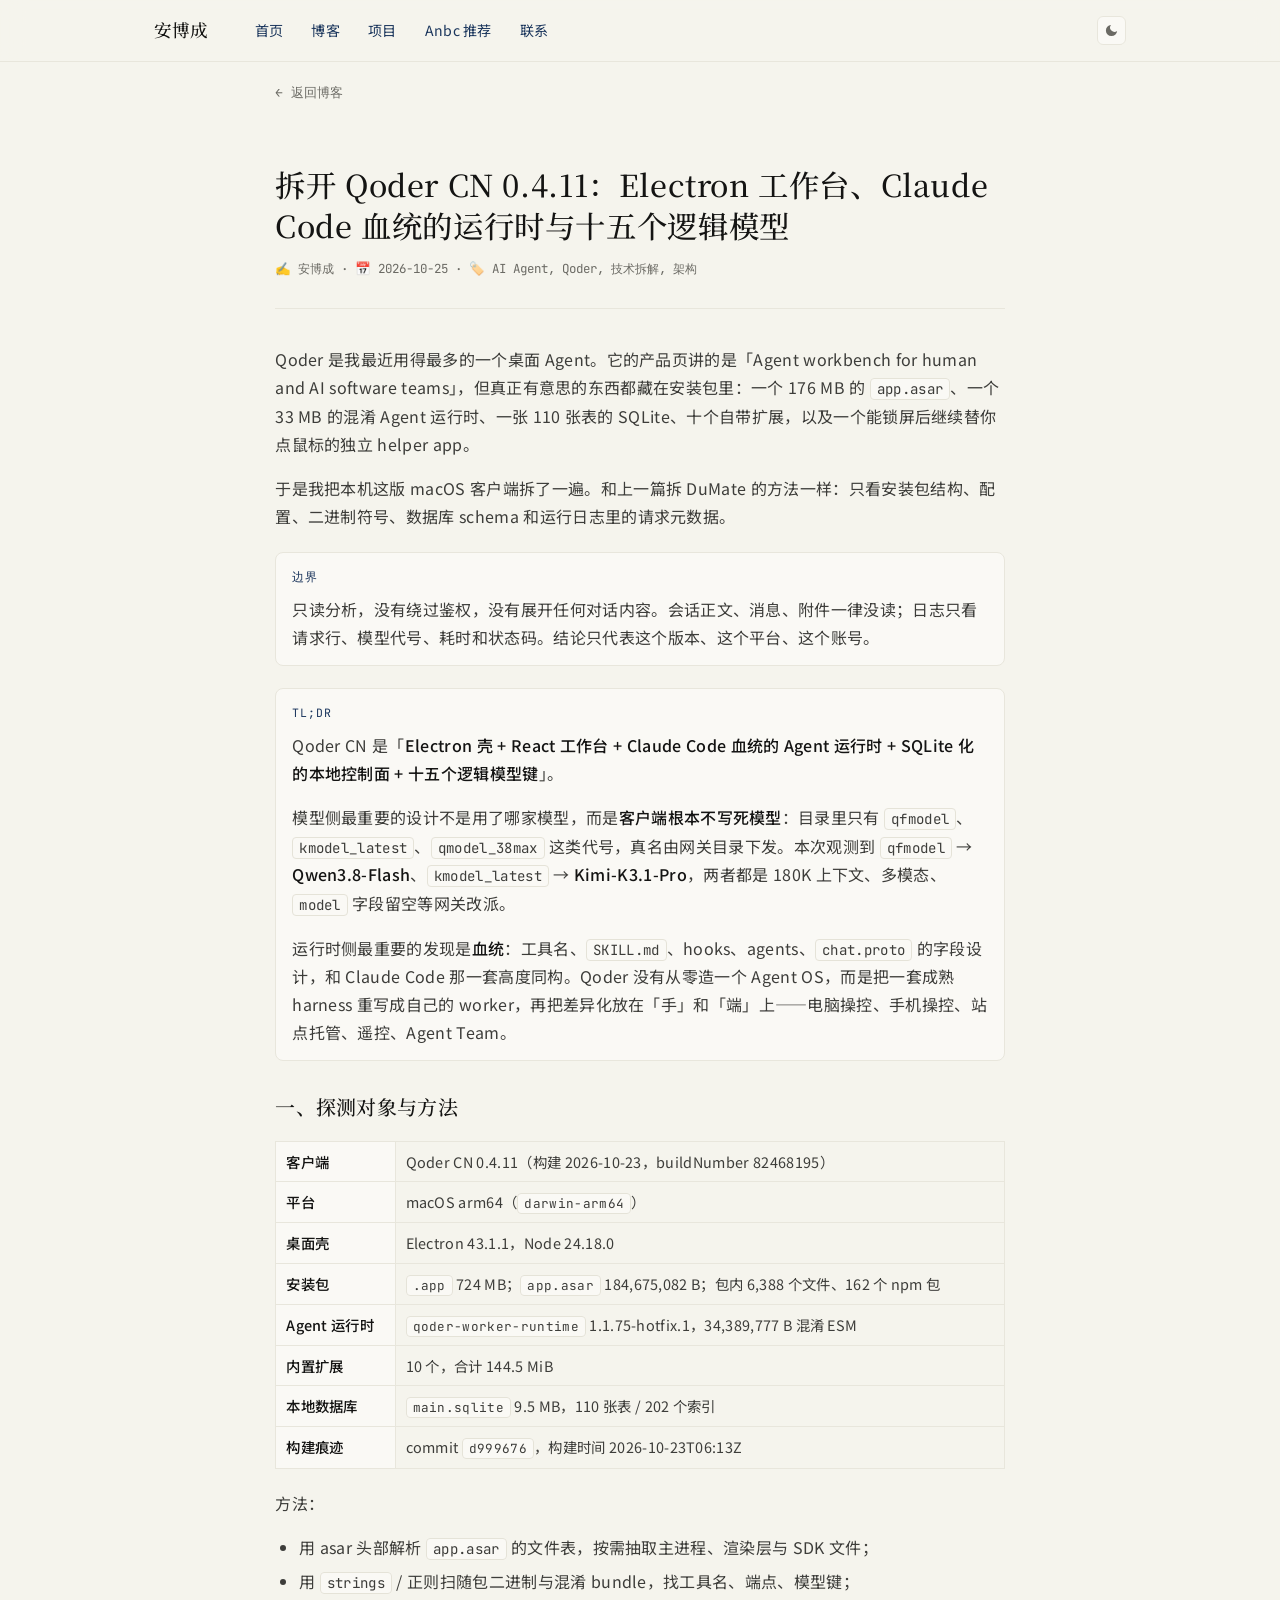
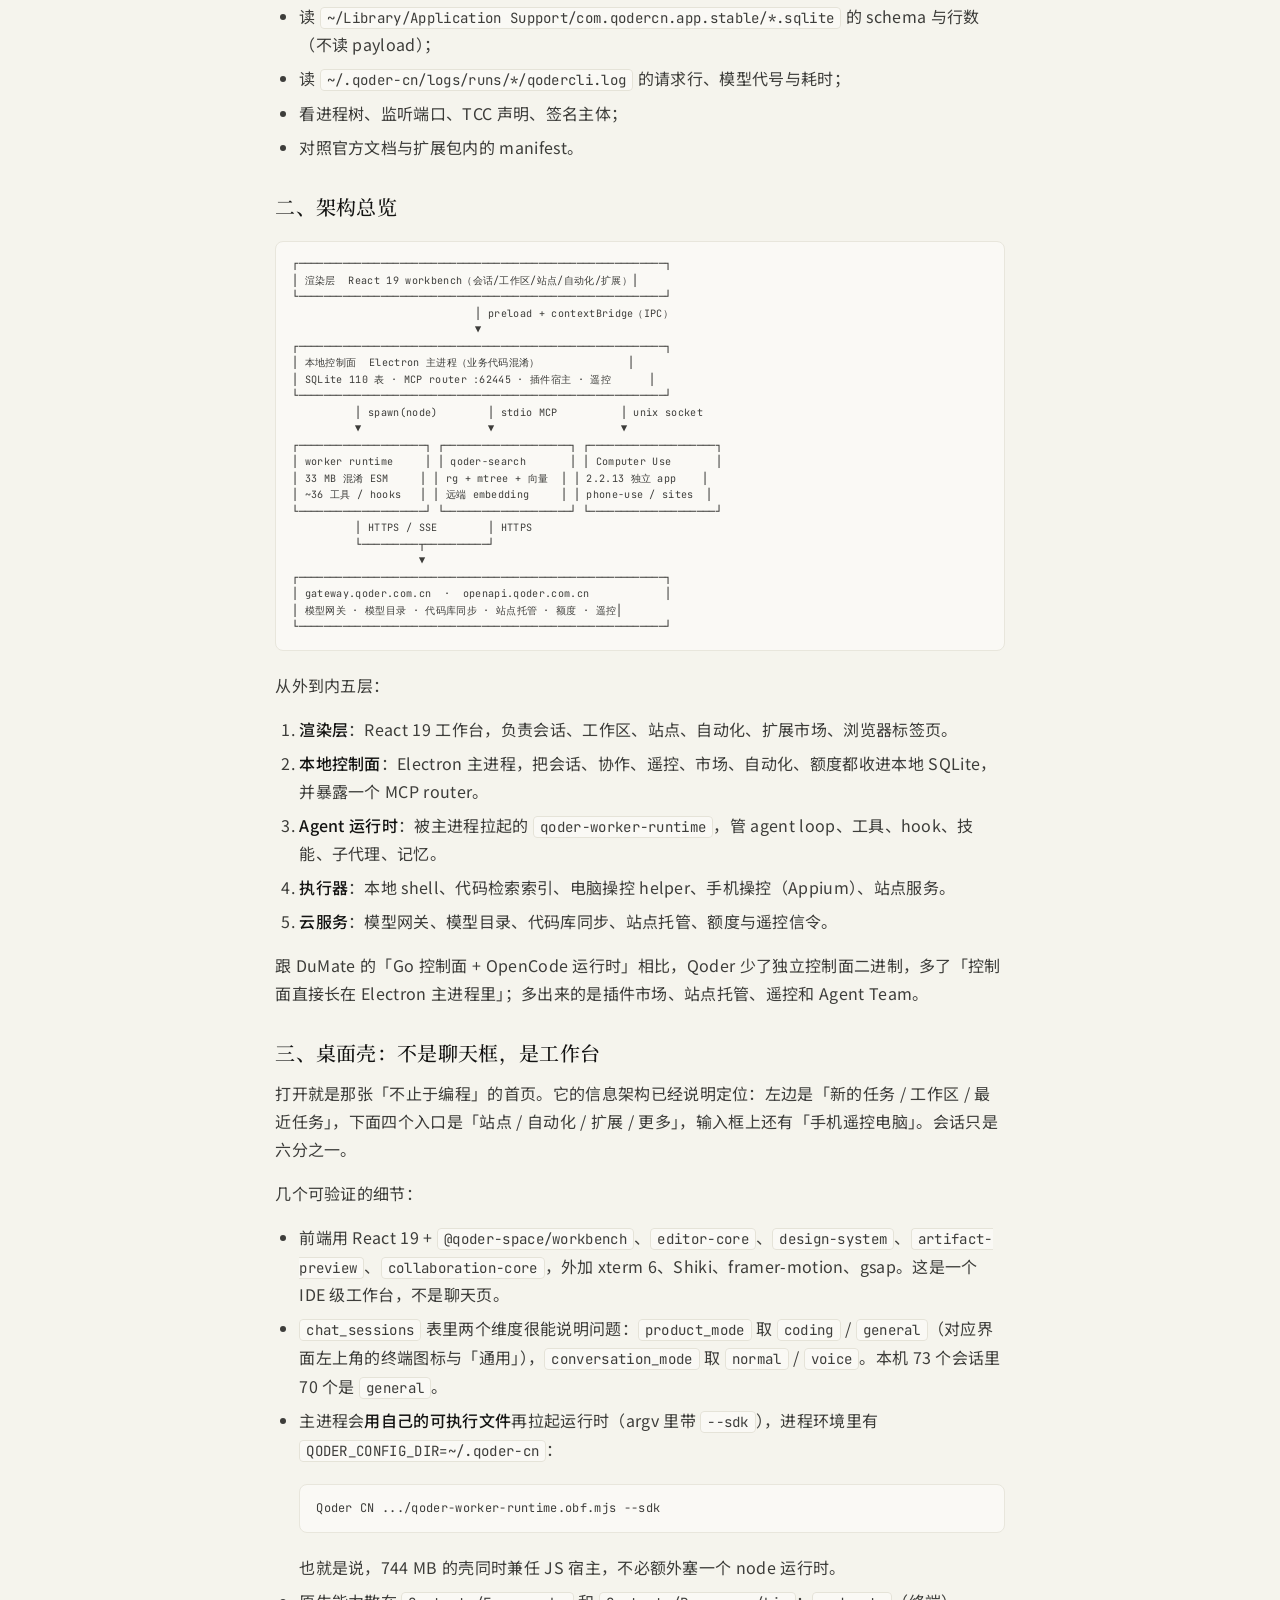
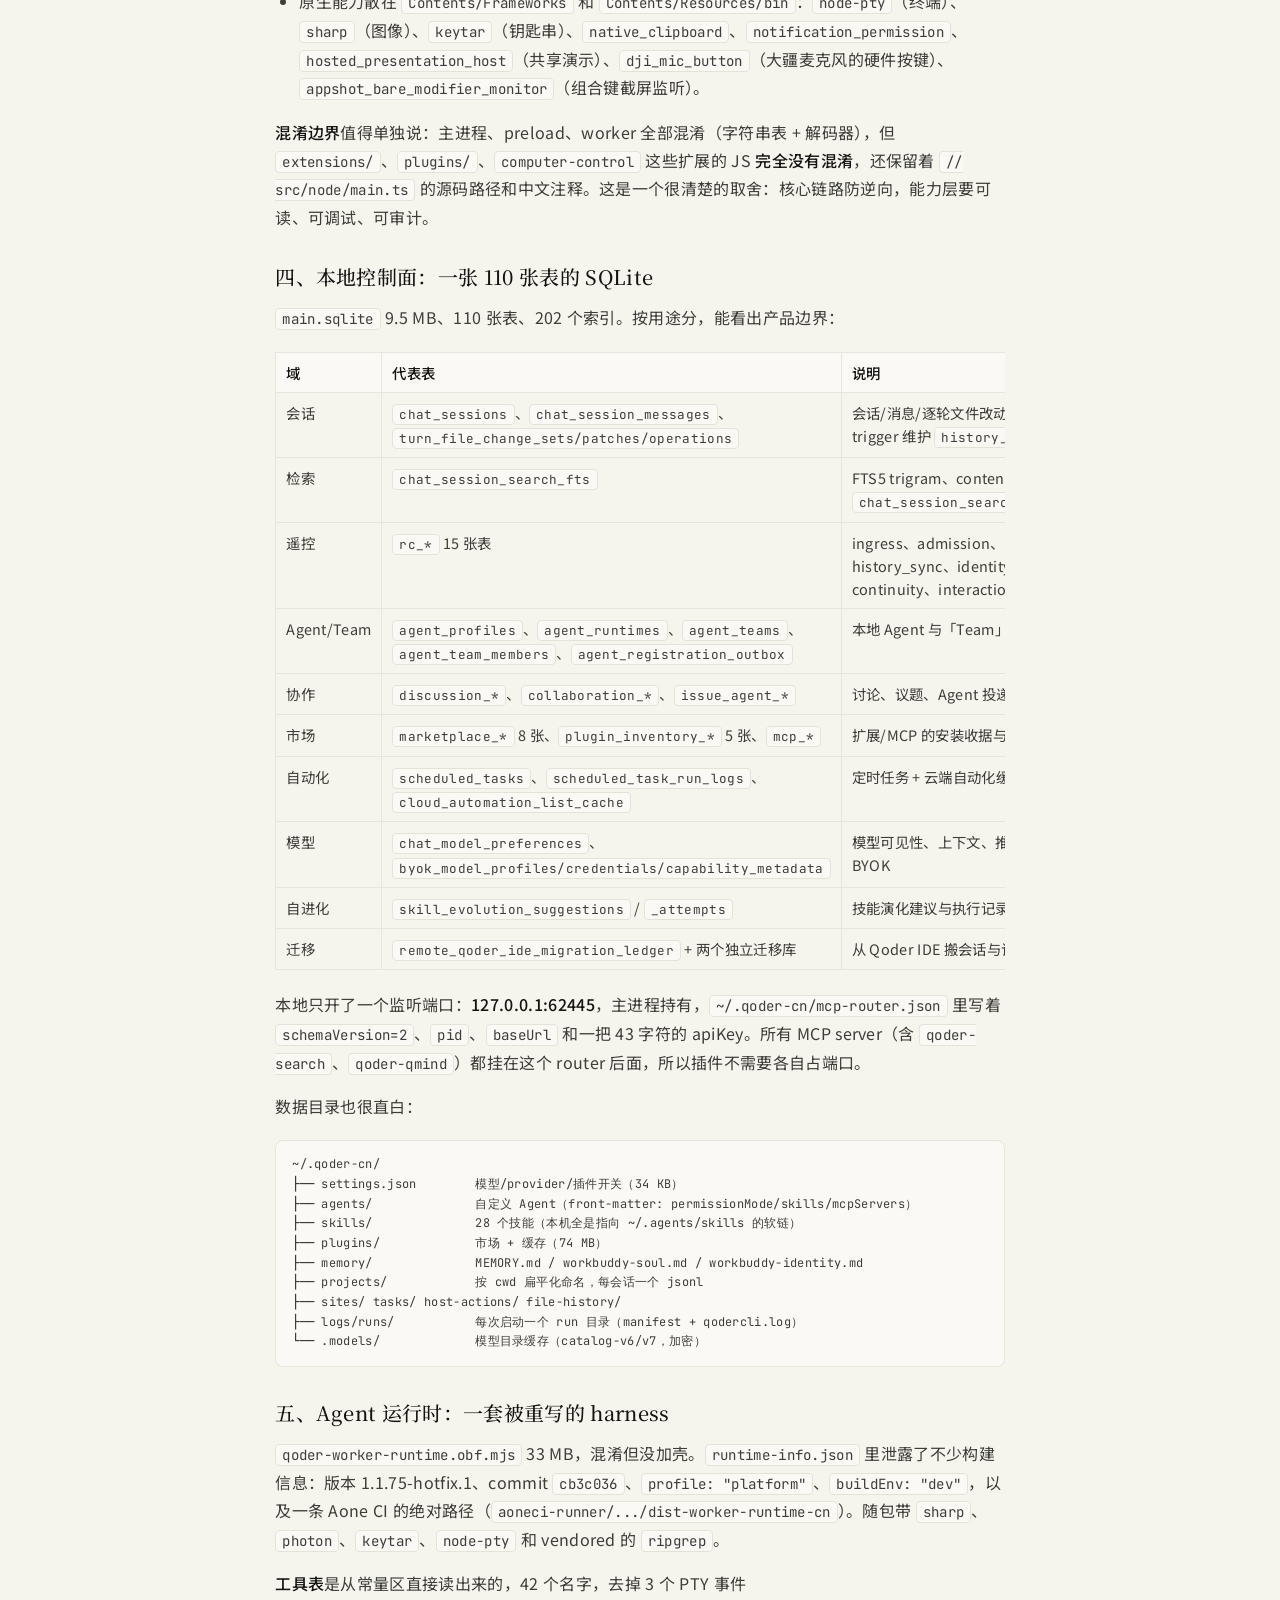
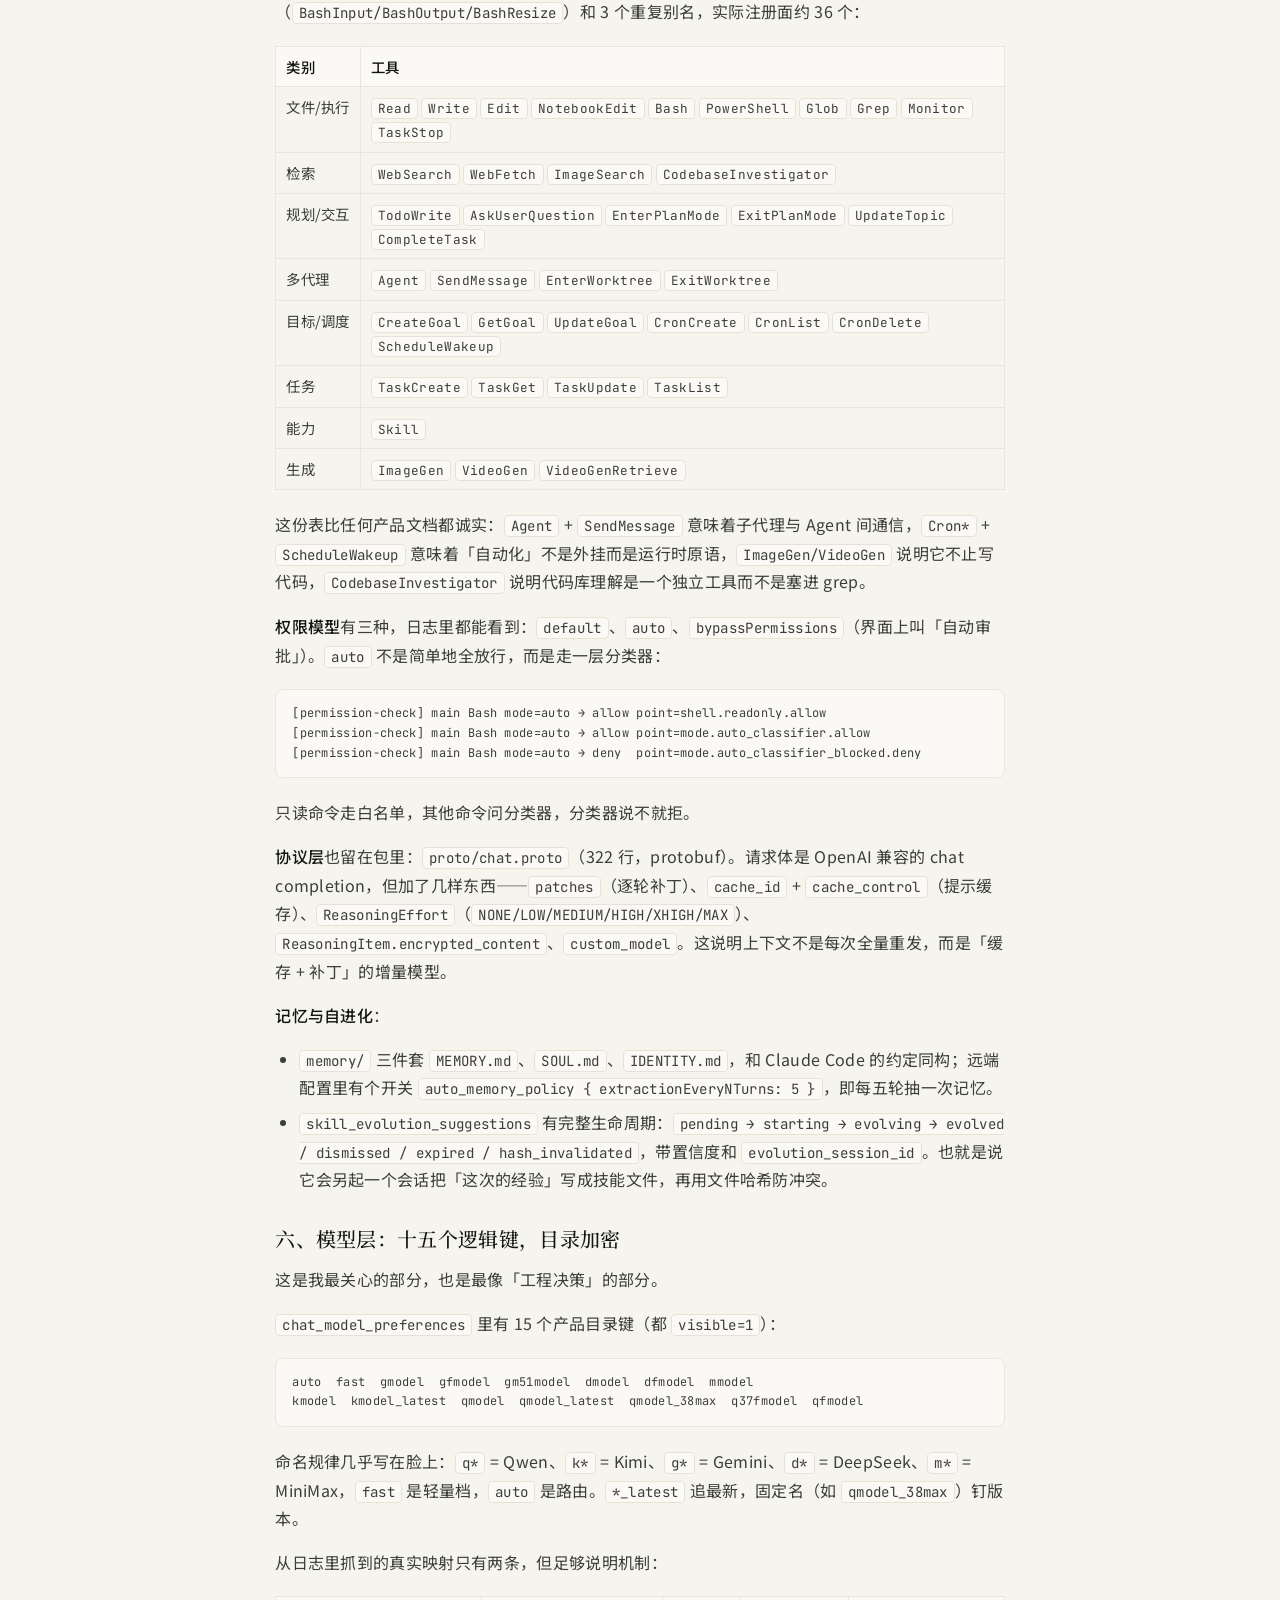
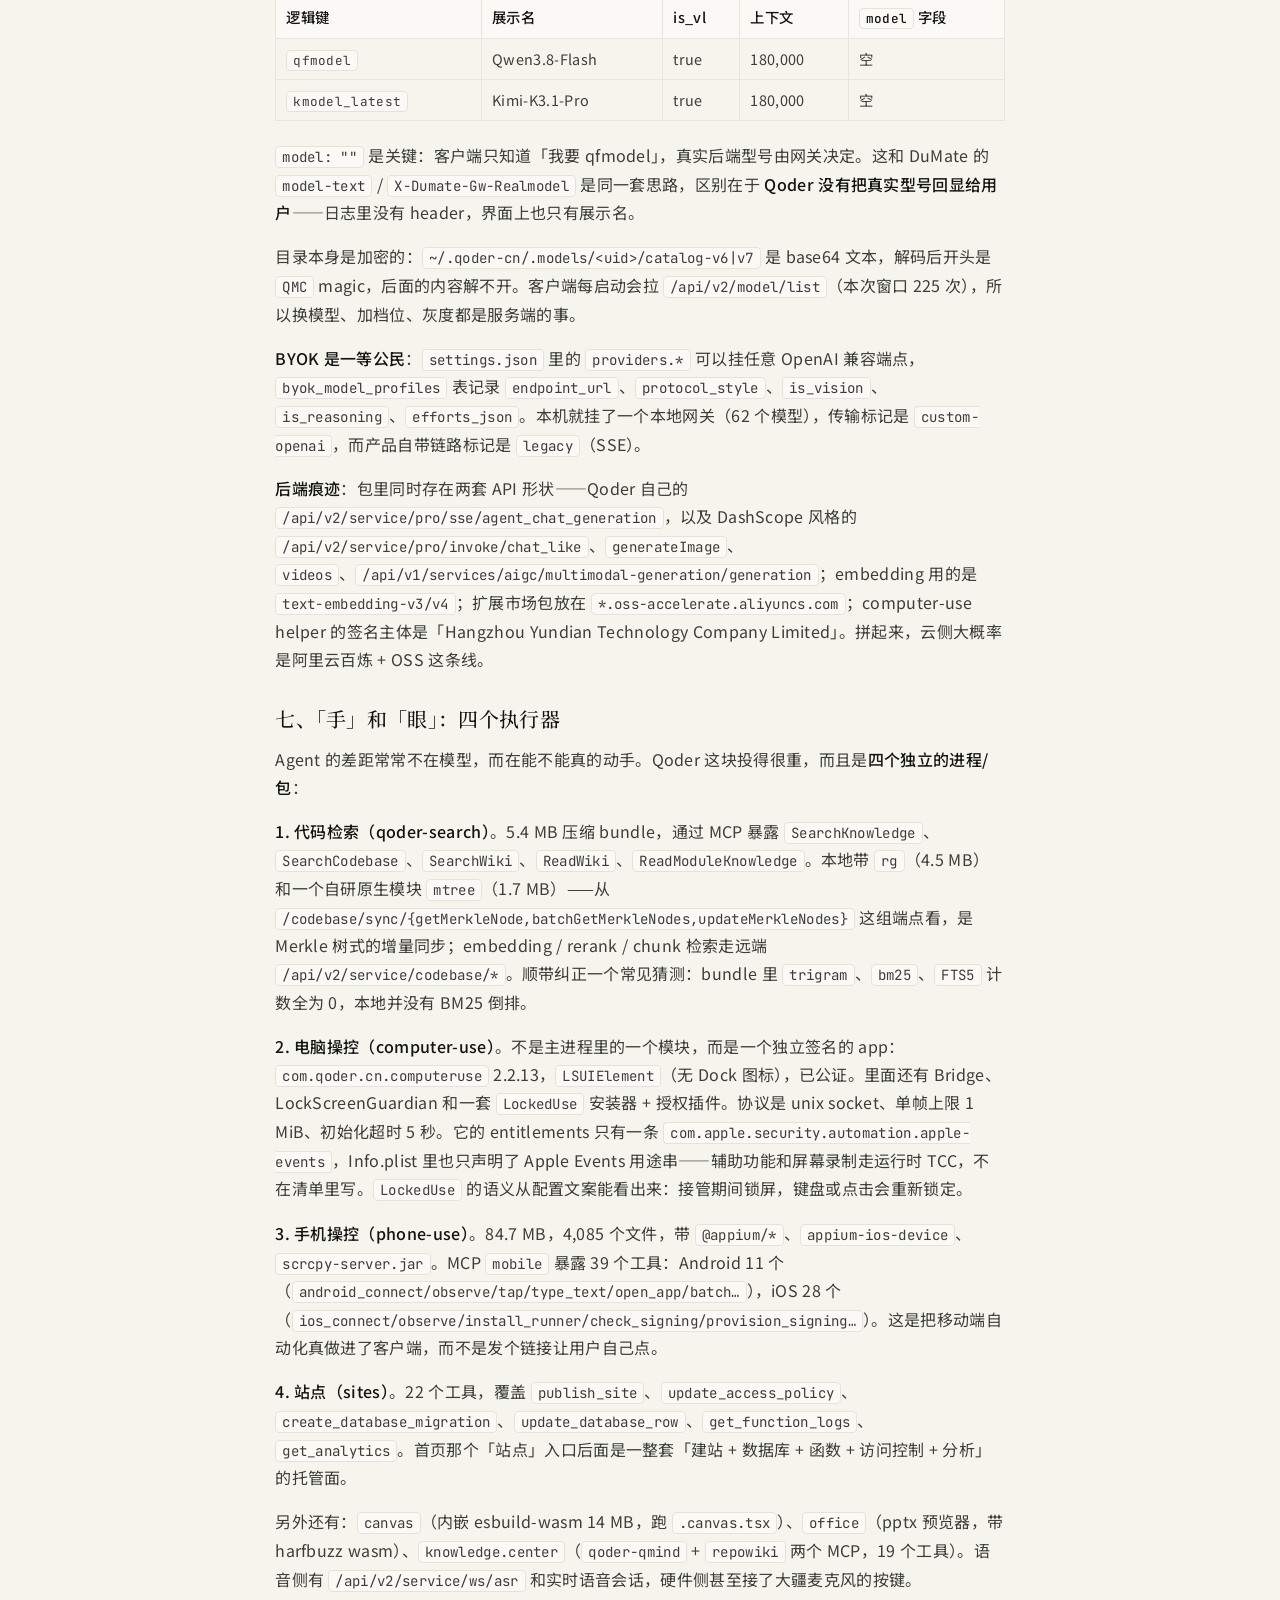
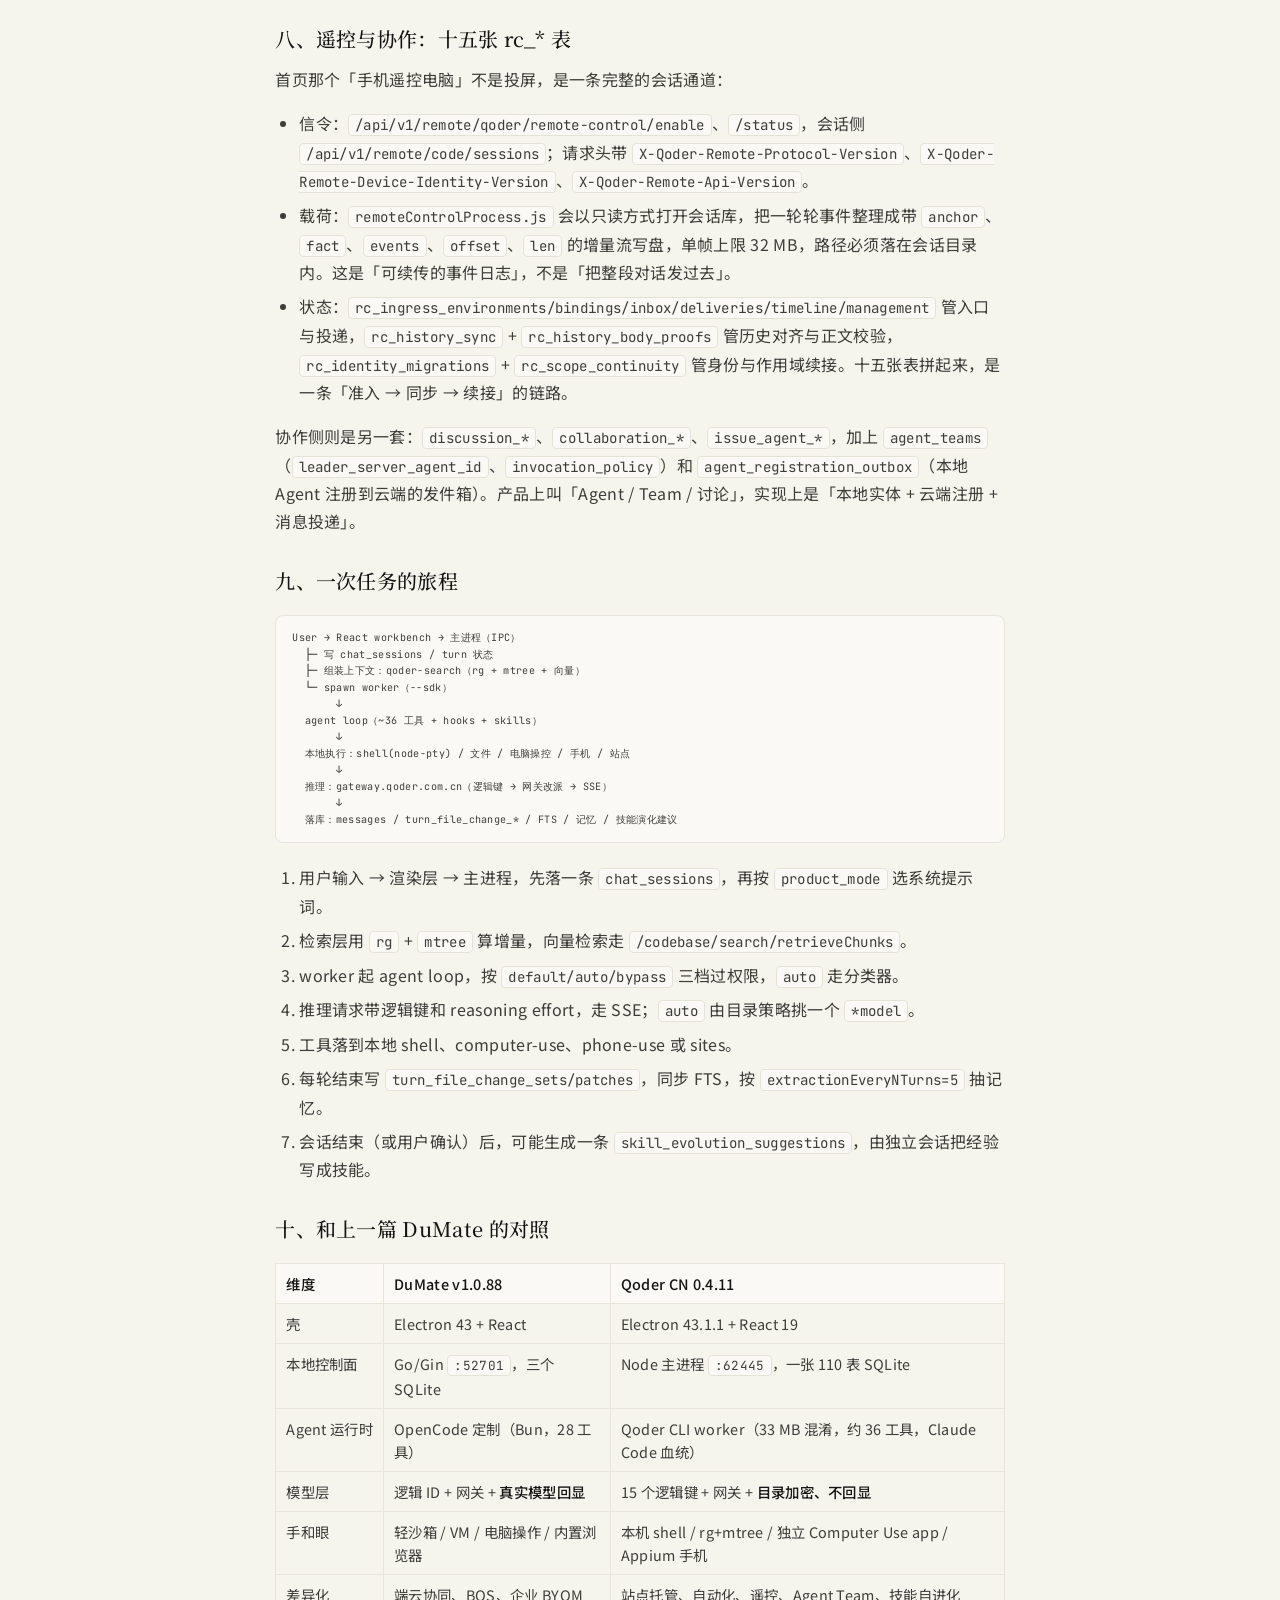
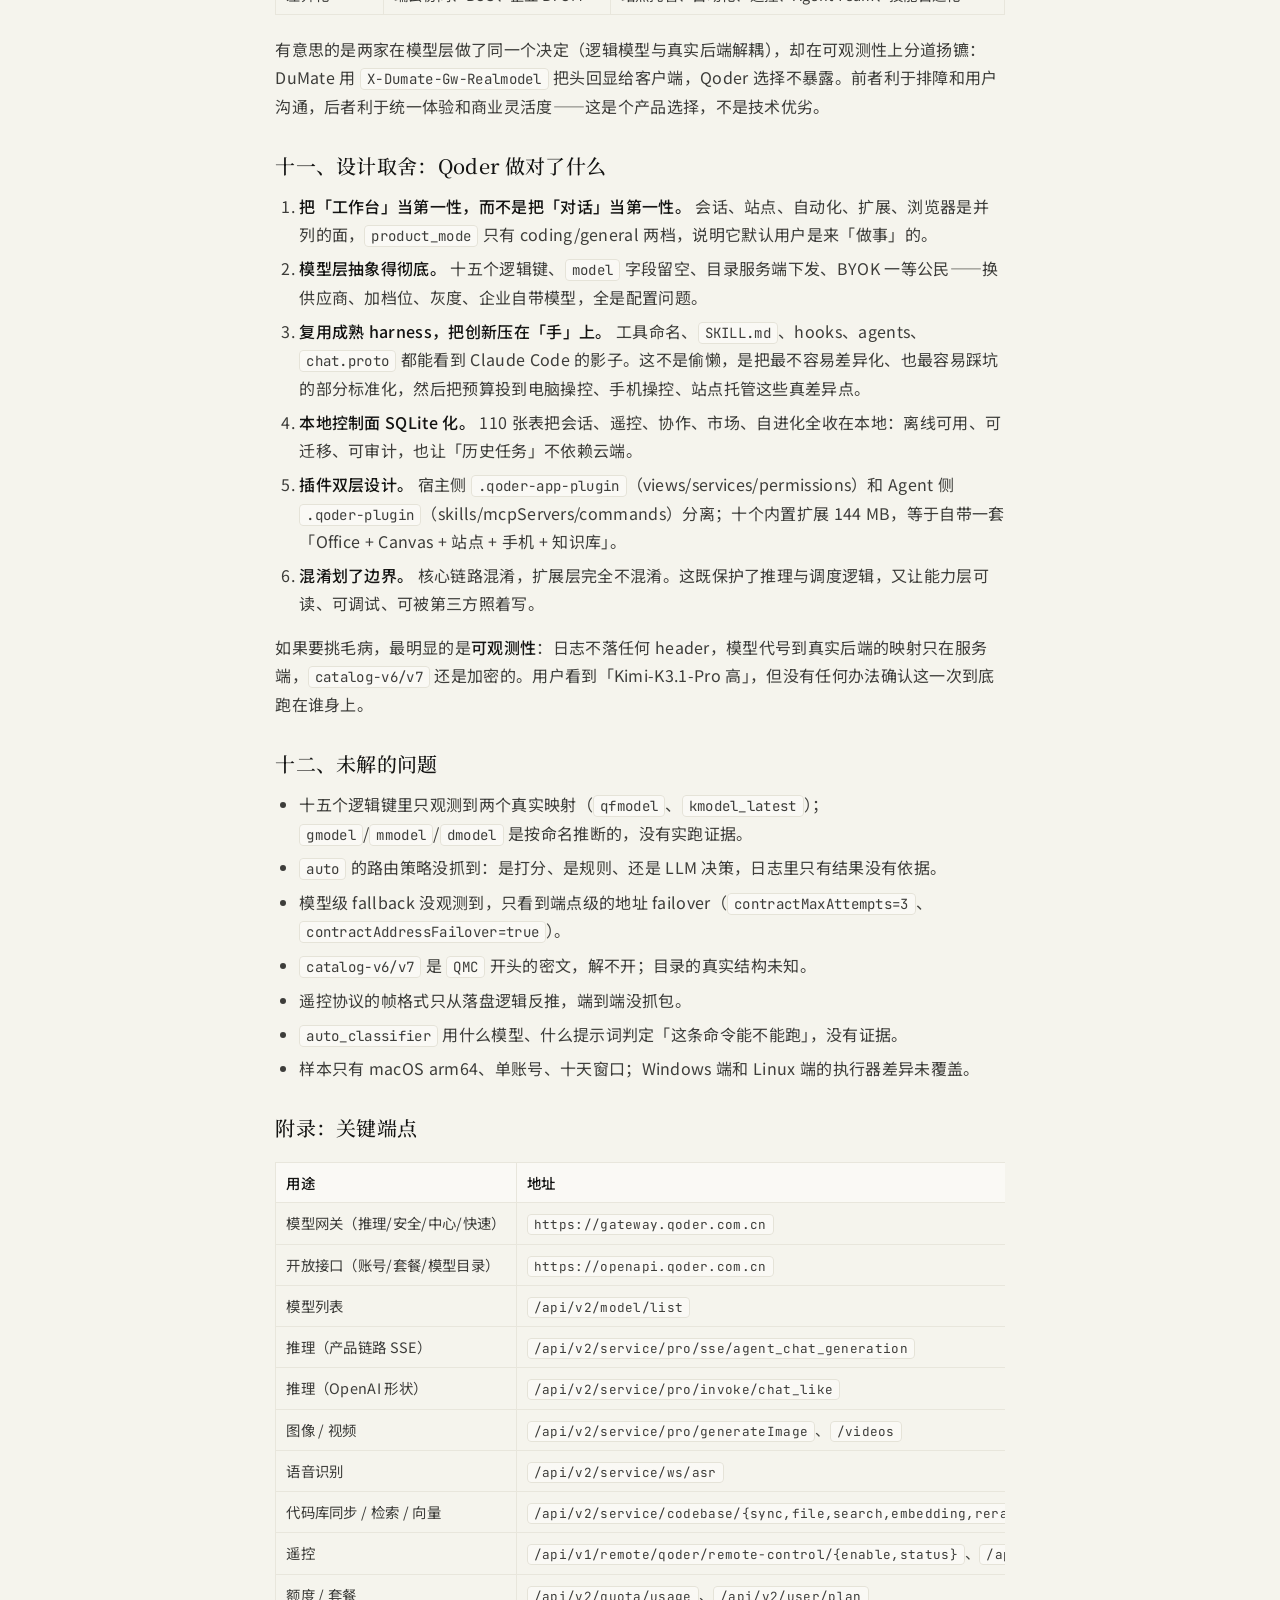
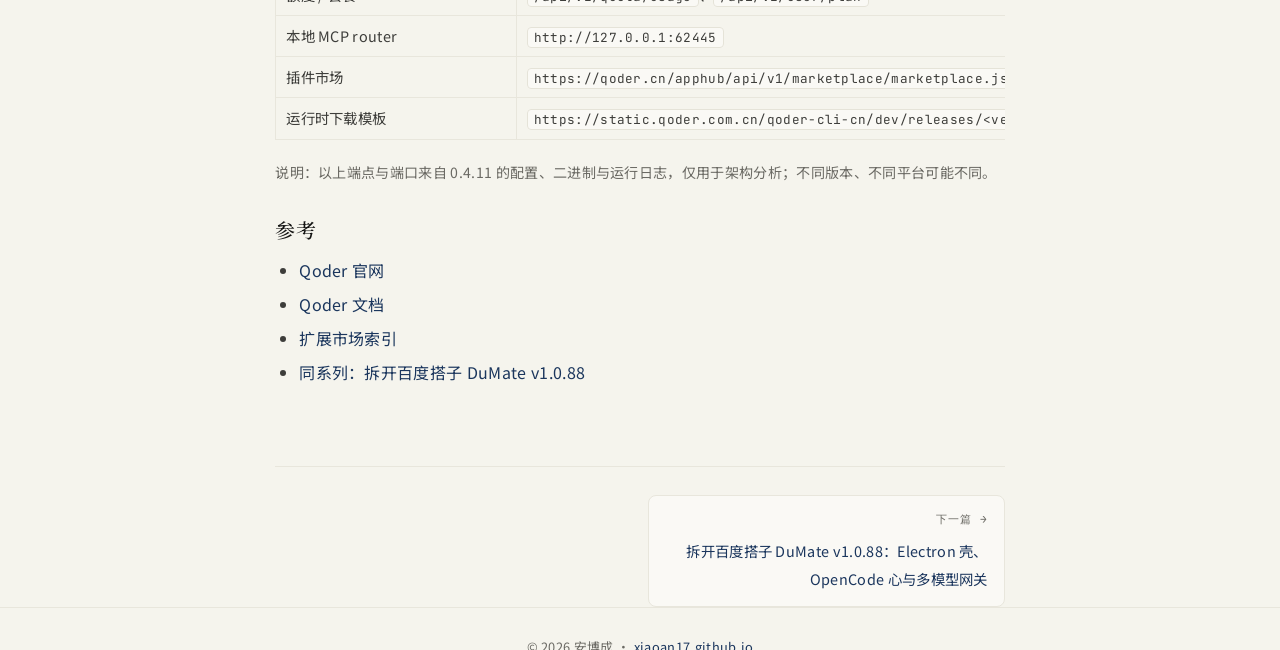
<file: blog_qoder_architecture.html>
<!DOCTYPE html>
<html lang="zh-CN">
<head>
<meta charset="UTF-8">
<meta name="viewport" content="width=device-width, initial-scale=1.0">
<title>拆开 Qoder CN 0.4.11：Electron 工作台、Claude Code 血统的运行时与十五个逻辑模型 | 安博成</title>
<meta name="description" content="2026-10-25 版本拆解：Electron 43 + React 19 工作台 + 33 MB Agent 运行时 + 110 表 SQLite + 15 个逻辑模型键；qfmodel→Qwen3.8-Flash、kmodel_latest→Kimi-K3.1-Pro。">
<meta name="color-scheme" content="light dark">
<meta property="og:title" content="拆开 Qoder CN 0.4.11：Electron 工作台、Claude Code 血统的运行时与十五个逻辑模型">
<meta property="og:description" content="2026-10-25 版本拆解：Electron 43 + React 19 工作台 + 33 MB Agent 运行时 + 110 表 SQLite + 15 个逻辑模型键；qfmodel→Qwen3.8-Flash、kmodel_latest→Kimi-K3.1-Pro。">
<meta property="og:type" content="article">
<meta property="og:url" content="https://xiaoan17.github.io/blog_qoder_architecture.html">
<meta property="og:image" content="https://xiaoan17.github.io/banner.jpg">
<meta property="article:published_time" content="2026-10-25">
<link rel="icon" type="image/png" href="favicon.png">
<link rel="apple-touch-icon" href="apple-touch-icon.png">
<script>
(function(){try{var t=localStorage.getItem('anbc-theme');if(t)document.documentElement.setAttribute('data-theme',t);}catch(e){}})();
</script>
<link rel="preconnect" href="https://fonts.googleapis.com">
<link rel="preconnect" href="https://fonts.gstatic.com" crossorigin>
<link href="https://fonts.googleapis.com/css2?family=JetBrains+Mono:wght@400;700&family=Noto+Sans+SC:wght@300;400;500;700&family=Noto+Serif+SC:wght@500&display=swap" rel="stylesheet">
<link rel="stylesheet" href="css/theme.css">
<link rel="stylesheet" href="css/style.css">
<link rel="stylesheet" href="css/article.css">
<style>
/* 本页额外的表格、提示框与架构图样式，全部走主题变量 */
.article-body .table-wrap { overflow-x: auto; margin: 20px 0; }
.article-body table {
  width: 100%; border-collapse: collapse; margin: 0; font-size: 0.9em; line-height: 1.6;
}
.article-body th, .article-body td {
  border: 1px solid var(--border); padding: 8px 10px; text-align: left; vertical-align: top;
}
.article-body th {
  background: var(--ivory); color: var(--near-black); font-weight: 500; white-space: nowrap;
}
.article-body td code { white-space: nowrap; }
.article-body table.wide td:first-child { white-space: nowrap; }
.article-body .callout {
  border: 1px solid var(--border); background: var(--ivory); border-radius: 8px;
  padding: 14px 16px; margin: 22px 0;
}
.article-body .callout-title {
  font-family: var(--mono); font-size: 0.72em; letter-spacing: 1px;
  color: var(--brand); margin-bottom: 8px;
}
.article-body .callout p:last-child { margin-bottom: 0; }
.article-body pre.arch { font-size: 0.72em; line-height: 1.55; }
.article-body .small { color: var(--stone); font-size: 0.88em; }
.article-body .table-hint { display: none; }
body[data-article] { overflow-x: hidden; }
@media (max-width: 768px) {
  .article-body table { font-size: 0.82em; }
  .article-body table.wide { min-width: 560px; }
  .article-body .table-hint { display: block; font-family: var(--mono); font-size: 0.72em; color: var(--stone); margin: -6px 0 6px; }
  .article-body pre.arch { font-size: 0.62em; }
}
</style>
</head>
<body data-article>

<nav class="site-nav">
  <div class="nav-inner">
    <div class="nav-brand" onclick="location.href='index.html'">安博成</div>
    <div class="nav-tabs">
      <a class="nav-tab" href="index.html">首页</a>
      <a class="nav-tab" href="index.html#blog">博客</a>
      <a class="nav-tab" href="index.html#projects">项目</a>
      <a class="nav-tab" href="index.html#recommend">Anbc 推荐</a>
      <a class="nav-tab" href="index.html#contact">联系</a>
    </div>
    <button id="theme-toggle" class="theme-toggle" type="button" aria-label="切换深色模式"></button>
  </div>
</nav>

<div class="container article-main">
  <a class="back-link" href="index.html#blog" style="display:inline-flex;align-items:center;gap:6px;padding:20px 0;font-family:var(--mono);font-size:0.8em;color:var(--stone);letter-spacing:0;">← 返回博客</a>

  <div class="article-header">
    <h1 class="article-title">拆开 Qoder CN 0.4.11：Electron 工作台、Claude Code 血统的运行时与十五个逻辑模型</h1>
    <div class="article-meta">
      ✍️ 安博成 · 📅 2026-10-25 · 🏷️ AI Agent, Qoder, 技术拆解, 架构
    </div>
  </div>

  <div class="article-body">

    <p>Qoder 是我最近用得最多的一个桌面 Agent。它的产品页讲的是「Agent workbench for human and AI software teams」，但真正有意思的东西都藏在安装包里：一个 176 MB 的 <code>app.asar</code>、一个 33 MB 的混淆 Agent 运行时、一张 110 张表的 SQLite、十个自带扩展，以及一个能锁屏后继续替你点鼠标的独立 helper app。</p>

    <p>于是我把本机这版 macOS 客户端拆了一遍。和上一篇拆 DuMate 的方法一样：只看安装包结构、配置、二进制符号、数据库 schema 和运行日志里的请求元数据。</p>

    <div class="callout">
      <div class="callout-title">边界</div>
      <p>只读分析，没有绕过鉴权，没有展开任何对话内容。会话正文、消息、附件一律没读；日志只看请求行、模型代号、耗时和状态码。结论只代表这个版本、这个平台、这个账号。</p>
    </div>

    <div class="callout">
      <div class="callout-title">TL;DR</div>
      <p>Qoder CN 是「<strong>Electron 壳 + React 工作台 + Claude Code 血统的 Agent 运行时 + SQLite 化的本地控制面 + 十五个逻辑模型键</strong>」。</p>
      <p>模型侧最重要的设计不是用了哪家模型，而是<strong>客户端根本不写死模型</strong>：目录里只有 <code>qfmodel</code>、<code>kmodel_latest</code>、<code>qmodel_38max</code> 这类代号，真名由网关目录下发。本次观测到 <code>qfmodel</code> → <strong>Qwen3.8-Flash</strong>、<code>kmodel_latest</code> → <strong>Kimi-K3.1-Pro</strong>，两者都是 180K 上下文、多模态、<code>model</code> 字段留空等网关改派。</p>
      <p>运行时侧最重要的发现是<strong>血统</strong>：工具名、<code>SKILL.md</code>、hooks、agents、<code>chat.proto</code> 的字段设计，和 Claude Code 那一套高度同构。Qoder 没有从零造一个 Agent OS，而是把一套成熟 harness 重写成自己的 worker，再把差异化放在「手」和「端」上——电脑操控、手机操控、站点托管、遥控、Agent Team。</p>
    </div>

    <h2>一、探测对象与方法</h2>

    <div class="table-wrap">
      <table>
        <tbody>
          <tr><th>客户端</th><td>Qoder CN 0.4.11（构建 2026-10-23，buildNumber 82468195）</td></tr>
          <tr><th>平台</th><td>macOS arm64（<code>darwin-arm64</code>）</td></tr>
          <tr><th>桌面壳</th><td>Electron 43.1.1，Node 24.18.0</td></tr>
          <tr><th>安装包</th><td><code>.app</code> 724 MB；<code>app.asar</code> 184,675,082 B；包内 6,388 个文件、162 个 npm 包</td></tr>
          <tr><th>Agent 运行时</th><td><code>qoder-worker-runtime</code> 1.1.75-hotfix.1，34,389,777 B 混淆 ESM</td></tr>
          <tr><th>内置扩展</th><td>10 个，合计 144.5 MiB</td></tr>
          <tr><th>本地数据库</th><td><code>main.sqlite</code> 9.5 MB，110 张表 / 202 个索引</td></tr>
          <tr><th>构建痕迹</th><td>commit <code>d999676</code>，构建时间 2026-10-23T06:13Z</td></tr>
        </tbody>
      </table>
    </div>

    <p>方法：</p>

    <ul>
      <li>用 asar 头部解析 <code>app.asar</code> 的文件表，按需抽取主进程、渲染层与 SDK 文件；</li>
      <li>用 <code>strings</code> / 正则扫随包二进制与混淆 bundle，找工具名、端点、模型键；</li>
      <li>读 <code>~/Library/Application Support/com.qodercn.app.stable/*.sqlite</code> 的 schema 与行数（不读 payload）；</li>
      <li>读 <code>~/.qoder-cn/logs/runs/*/qodercli.log</code> 的请求行、模型代号与耗时；</li>
      <li>看进程树、监听端口、TCC 声明、签名主体；</li>
      <li>对照官方文档与扩展包内的 manifest。</li>
    </ul>

    <h2>二、架构总览</h2>

    <pre class="arch"><code>┌──────────────────────────────────────────────────────────┐
│ 渲染层  React 19 workbench（会话/工作区/站点/自动化/扩展）│
└──────────────────────────────────────────────────────────┘
                             │ preload + contextBridge（IPC）
                             ▼
┌──────────────────────────────────────────────────────────┐
│ 本地控制面  Electron 主进程（业务代码混淆）              │
│ SQLite 110 表 · MCP router :62445 · 插件宿主 · 遥控      │
└──────────────────────────────────────────────────────────┘
          │ spawn(node)        │ stdio MCP          │ unix socket
          ▼                    ▼                    ▼
┌────────────────────┐ ┌────────────────────┐ ┌────────────────────┐
│ worker runtime     │ │ qoder-search       │ │ Computer Use       │
│ 33 MB 混淆 ESM     │ │ rg + mtree + 向量  │ │ 2.2.13 独立 app    │
│ ~36 工具 / hooks   │ │ 远端 embedding     │ │ phone-use / sites  │
└────────────────────┘ └────────────────────┘ └────────────────────┘
          │ HTTPS / SSE        │ HTTPS
          └─────────┬──────────┘
                    ▼
┌──────────────────────────────────────────────────────────┐
│ gateway.qoder.com.cn  ·  openapi.qoder.com.cn            │
│ 模型网关 · 模型目录 · 代码库同步 · 站点托管 · 额度 · 遥控│
└──────────────────────────────────────────────────────────┘</code></pre>

    <p>从外到内五层：</p>

    <ol>
      <li><strong>渲染层</strong>：React 19 工作台，负责会话、工作区、站点、自动化、扩展市场、浏览器标签页。</li>
      <li><strong>本地控制面</strong>：Electron 主进程，把会话、协作、遥控、市场、自动化、额度都收进本地 SQLite，并暴露一个 MCP router。</li>
      <li><strong>Agent 运行时</strong>：被主进程拉起的 <code>qoder-worker-runtime</code>，管 agent loop、工具、hook、技能、子代理、记忆。</li>
      <li><strong>执行器</strong>：本地 shell、代码检索索引、电脑操控 helper、手机操控（Appium）、站点服务。</li>
      <li><strong>云服务</strong>：模型网关、模型目录、代码库同步、站点托管、额度与遥控信令。</li>
    </ol>

    <p>跟 DuMate 的「Go 控制面 + OpenCode 运行时」相比，Qoder 少了独立控制面二进制，多了「控制面直接长在 Electron 主进程里」；多出来的是插件市场、站点托管、遥控和 Agent Team。</p>

    <h2>三、桌面壳：不是聊天框，是工作台</h2>

    <p>打开就是那张「不止于编程」的首页。它的信息架构已经说明定位：左边是「新的任务 / 工作区 / 最近任务」，下面四个入口是「站点 / 自动化 / 扩展 / 更多」，输入框上还有「手机遥控电脑」。会话只是六分之一。</p>

    <p>几个可验证的细节：</p>

    <ul>
      <li>前端用 React 19 + <code>@qoder-space/workbench</code>、<code>editor-core</code>、<code>design-system</code>、<code>artifact-preview</code>、<code>collaboration-core</code>，外加 xterm 6、Shiki、framer-motion、gsap。这是一个 IDE 级工作台，不是聊天页。</li>
      <li><code>chat_sessions</code> 表里两个维度很能说明问题：<code>product_mode</code> 取 <code>coding</code> / <code>general</code>（对应界面左上角的终端图标与「通用」），<code>conversation_mode</code> 取 <code>normal</code> / <code>voice</code>。本机 73 个会话里 70 个是 <code>general</code>。</li>
      <li>主进程会<strong>用自己的可执行文件</strong>再拉起运行时（argv 里带 <code>--sdk</code>），进程环境里有 <code>QODER_CONFIG_DIR=~/.qoder-cn</code>：

        <pre><code>Qoder CN .../qoder-worker-runtime.obf.mjs --sdk</code></pre>

        也就是说，744 MB 的壳同时兼任 JS 宿主，不必额外塞一个 node 运行时。</li>
      <li>原生能力散在 <code>Contents/Frameworks</code> 和 <code>Contents/Resources/bin</code>：<code>node-pty</code>（终端）、<code>sharp</code>（图像）、<code>keytar</code>（钥匙串）、<code>native_clipboard</code>、<code>notification_permission</code>、<code>hosted_presentation_host</code>（共享演示）、<code>dji_mic_button</code>（大疆麦克风的硬件按键）、<code>appshot_bare_modifier_monitor</code>（组合键截屏监听）。</li>
    </ul>

    <p><strong>混淆边界</strong>值得单独说：主进程、preload、worker 全部混淆（字符串表 + 解码器），但 <code>extensions/</code>、<code>plugins/</code>、<code>computer-control</code> 这些扩展的 JS <strong>完全没有混淆</strong>，还保留着 <code>// src/node/main.ts</code> 的源码路径和中文注释。这是一个很清楚的取舍：核心链路防逆向，能力层要可读、可调试、可审计。</p>

    <h2>四、本地控制面：一张 110 张表的 SQLite</h2>

    <p><code>main.sqlite</code> 9.5 MB、110 张表、202 个索引。按用途分，能看出产品边界：</p>

    <p class="table-hint">表格较宽，移动端可左右滑动 →</p>

    <div class="table-wrap">
      <table class="wide">
        <thead>
          <tr><th>域</th><th>代表表</th><th>说明</th></tr>
        </thead>
        <tbody>
          <tr><td>会话</td><td><code>chat_sessions</code>、<code>chat_session_messages</code>、<code>turn_file_change_sets/patches/operations</code></td><td>会话/消息/逐轮文件改动，写时用 trigger 维护 <code>history_revisions</code></td></tr>
          <tr><td>检索</td><td><code>chat_session_search_fts</code></td><td>FTS5 trigram、contentless，指向 <code>chat_session_search_segments</code></td></tr>
          <tr><td>遥控</td><td><code>rc_*</code> 15 张表</td><td>ingress、admission、history_sync、identity、continuity、interaction</td></tr>
          <tr><td>Agent/Team</td><td><code>agent_profiles</code>、<code>agent_runtimes</code>、<code>agent_teams</code>、<code>agent_team_members</code>、<code>agent_registration_outbox</code></td><td>本地 Agent 与「Team」的注册/委派</td></tr>
          <tr><td>协作</td><td><code>discussion_*</code>、<code>collaboration_*</code>、<code>issue_agent_*</code></td><td>讨论、议题、Agent 投递</td></tr>
          <tr><td>市场</td><td><code>marketplace_*</code> 8 张、<code>plugin_inventory_*</code> 5 张、<code>mcp_*</code></td><td>扩展/MCP 的安装收据与资源绑定</td></tr>
          <tr><td>自动化</td><td><code>scheduled_tasks</code>、<code>scheduled_task_run_logs</code>、<code>cloud_automation_list_cache</code></td><td>定时任务 + 云端自动化缓存</td></tr>
          <tr><td>模型</td><td><code>chat_model_preferences</code>、<code>byok_model_profiles/credentials/capability_metadata</code></td><td>模型可见性、上下文、推理档位、BYOK</td></tr>
          <tr><td>自进化</td><td><code>skill_evolution_suggestions</code> / <code>_attempts</code></td><td>技能演化建议与执行记录</td></tr>
          <tr><td>迁移</td><td><code>remote_qoder_ide_migration_ledger</code> + 两个独立迁移库</td><td>从 Qoder IDE 搬会话与记忆</td></tr>
        </tbody>
      </table>
    </div>

    <p>本地只开了一个监听端口：<strong>127.0.0.1:62445</strong>，主进程持有，<code>~/.qoder-cn/mcp-router.json</code> 里写着 <code>schemaVersion=2</code>、<code>pid</code>、<code>baseUrl</code> 和一把 43 字符的 apiKey。所有 MCP server（含 <code>qoder-search</code>、<code>qoder-qmind</code>）都挂在这个 router 后面，所以插件不需要各自占端口。</p>

    <p>数据目录也很直白：</p>

    <pre><code>~/.qoder-cn/
├── settings.json        模型/provider/插件开关（34 KB）
├── agents/              自定义 Agent（front-matter: permissionMode/skills/mcpServers）
├── skills/              28 个技能（本机全是指向 ~/.agents/skills 的软链）
├── plugins/             市场 + 缓存（74 MB）
├── memory/              MEMORY.md / workbuddy-soul.md / workbuddy-identity.md
├── projects/            按 cwd 扁平化命名，每会话一个 jsonl
├── sites/ tasks/ host-actions/ file-history/
├── logs/runs/           每次启动一个 run 目录（manifest + qodercli.log）
└── .models/             模型目录缓存（catalog-v6/v7，加密）</code></pre>

    <h2>五、Agent 运行时：一套被重写的 harness</h2>

    <p><code>qoder-worker-runtime.obf.mjs</code> 33 MB，混淆但没加壳。<code>runtime-info.json</code> 里泄露了不少构建信息：版本 1.1.75-hotfix.1、commit <code>cb3c036</code>、<code>profile: "platform"</code>、<code>buildEnv: "dev"</code>，以及一条 Aone CI 的绝对路径（<code>aoneci-runner/.../dist-worker-runtime-cn</code>）。随包带 <code>sharp</code>、<code>photon</code>、<code>keytar</code>、<code>node-pty</code> 和 vendored 的 <code>ripgrep</code>。</p>

    <p><strong>工具表</strong>是从常量区直接读出来的，42 个名字，去掉 3 个 PTY 事件（<code>BashInput/BashOutput/BashResize</code>）和 3 个重复别名，实际注册面约 36 个：</p>

    <p class="table-hint">表格较宽，移动端可左右滑动 →</p>

    <div class="table-wrap">
      <table class="wide">
        <thead>
          <tr><th>类别</th><th>工具</th></tr>
        </thead>
        <tbody>
          <tr><td>文件/执行</td><td><code>Read</code> <code>Write</code> <code>Edit</code> <code>NotebookEdit</code> <code>Bash</code> <code>PowerShell</code> <code>Glob</code> <code>Grep</code> <code>Monitor</code> <code>TaskStop</code></td></tr>
          <tr><td>检索</td><td><code>WebSearch</code> <code>WebFetch</code> <code>ImageSearch</code> <code>CodebaseInvestigator</code></td></tr>
          <tr><td>规划/交互</td><td><code>TodoWrite</code> <code>AskUserQuestion</code> <code>EnterPlanMode</code> <code>ExitPlanMode</code> <code>UpdateTopic</code> <code>CompleteTask</code></td></tr>
          <tr><td>多代理</td><td><code>Agent</code> <code>SendMessage</code> <code>EnterWorktree</code> <code>ExitWorktree</code></td></tr>
          <tr><td>目标/调度</td><td><code>CreateGoal</code> <code>GetGoal</code> <code>UpdateGoal</code> <code>CronCreate</code> <code>CronList</code> <code>CronDelete</code> <code>ScheduleWakeup</code></td></tr>
          <tr><td>任务</td><td><code>TaskCreate</code> <code>TaskGet</code> <code>TaskUpdate</code> <code>TaskList</code></td></tr>
          <tr><td>能力</td><td><code>Skill</code></td></tr>
          <tr><td>生成</td><td><code>ImageGen</code> <code>VideoGen</code> <code>VideoGenRetrieve</code></td></tr>
        </tbody>
      </table>
    </div>

    <p>这份表比任何产品文档都诚实：<code>Agent</code> + <code>SendMessage</code> 意味着子代理与 Agent 间通信，<code>Cron*</code> + <code>ScheduleWakeup</code> 意味着「自动化」不是外挂而是运行时原语，<code>ImageGen/VideoGen</code> 说明它不止写代码，<code>CodebaseInvestigator</code> 说明代码库理解是一个独立工具而不是塞进 grep。</p>

    <p><strong>权限模型</strong>有三种，日志里都能看到：<code>default</code>、<code>auto</code>、<code>bypassPermissions</code>（界面上叫「自动审批」）。<code>auto</code> 不是简单地全放行，而是走一层分类器：</p>

    <pre><code>[permission-check] main Bash mode=auto → allow point=shell.readonly.allow
[permission-check] main Bash mode=auto → allow point=mode.auto_classifier.allow
[permission-check] main Bash mode=auto → deny  point=mode.auto_classifier_blocked.deny</code></pre>

    <p>只读命令走白名单，其他命令问分类器，分类器说不就拒。</p>

    <p><strong>协议层</strong>也留在包里：<code>proto/chat.proto</code>（322 行，protobuf）。请求体是 OpenAI 兼容的 chat completion，但加了几样东西——<code>patches</code>（逐轮补丁）、<code>cache_id</code> + <code>cache_control</code>（提示缓存）、<code>ReasoningEffort</code>（<code>NONE/LOW/MEDIUM/HIGH/XHIGH/MAX</code>）、<code>ReasoningItem.encrypted_content</code>、<code>custom_model</code>。这说明上下文不是每次全量重发，而是「缓存 + 补丁」的增量模型。</p>

    <p><strong>记忆与自进化</strong>：</p>

    <ul>
      <li><code>memory/</code> 三件套 <code>MEMORY.md</code>、<code>SOUL.md</code>、<code>IDENTITY.md</code>，和 Claude Code 的约定同构；远端配置里有个开关 <code>auto_memory_policy { extractionEveryNTurns: 5 }</code>，即每五轮抽一次记忆。</li>
      <li><code>skill_evolution_suggestions</code> 有完整生命周期：<code>pending → starting → evolving → evolved / dismissed / expired / hash_invalidated</code>，带置信度和 <code>evolution_session_id</code>。也就是说它会另起一个会话把「这次的经验」写成技能文件，再用文件哈希防冲突。</li>
    </ul>

    <h2>六、模型层：十五个逻辑键，目录加密</h2>

    <p>这是我最关心的部分，也是最像「工程决策」的部分。</p>

    <p><code>chat_model_preferences</code> 里有 15 个产品目录键（都 <code>visible=1</code>）：</p>

    <pre><code>auto  fast  gmodel  gfmodel  gm51model  dmodel  dfmodel  mmodel
kmodel  kmodel_latest  qmodel  qmodel_latest  qmodel_38max  q37fmodel  qfmodel</code></pre>

    <p>命名规律几乎写在脸上：<code>q*</code> = Qwen、<code>k*</code> = Kimi、<code>g*</code> = Gemini、<code>d*</code> = DeepSeek、<code>m*</code> = MiniMax，<code>fast</code> 是轻量档，<code>auto</code> 是路由。<code>*_latest</code> 追最新，固定名（如 <code>qmodel_38max</code>）钉版本。</p>

    <p>从日志里抓到的真实映射只有两条，但足够说明机制：</p>

    <p class="table-hint">表格较宽，移动端可左右滑动 →</p>

    <div class="table-wrap">
      <table class="wide">
        <thead>
          <tr><th>逻辑键</th><th>展示名</th><th>is_vl</th><th>上下文</th><th><code>model</code> 字段</th></tr>
        </thead>
        <tbody>
          <tr><td><code>qfmodel</code></td><td>Qwen3.8-Flash</td><td>true</td><td>180,000</td><td>空</td></tr>
          <tr><td><code>kmodel_latest</code></td><td>Kimi-K3.1-Pro</td><td>true</td><td>180,000</td><td>空</td></tr>
        </tbody>
      </table>
    </div>

    <p><code>model: ""</code> 是关键：客户端只知道「我要 qfmodel」，真实后端型号由网关决定。这和 DuMate 的 <code>model-text</code> / <code>X-Dumate-Gw-Realmodel</code> 是同一套思路，区别在于 <strong>Qoder 没有把真实型号回显给用户</strong>——日志里没有 header，界面上也只有展示名。</p>

    <p>目录本身是加密的：<code>~/.qoder-cn/.models/&lt;uid&gt;/catalog-v6|v7</code> 是 base64 文本，解码后开头是 <code>QMC</code> magic，后面的内容解不开。客户端每启动会拉 <code>/api/v2/model/list</code>（本次窗口 225 次），所以换模型、加档位、灰度都是服务端的事。</p>

    <p><strong>BYOK 是一等公民</strong>：<code>settings.json</code> 里的 <code>providers.*</code> 可以挂任意 OpenAI 兼容端点，<code>byok_model_profiles</code> 表记录 <code>endpoint_url</code>、<code>protocol_style</code>、<code>is_vision</code>、<code>is_reasoning</code>、<code>efforts_json</code>。本机就挂了一个本地网关（62 个模型），传输标记是 <code>custom-openai</code>，而产品自带链路标记是 <code>legacy</code>（SSE）。</p>

    <p><strong>后端痕迹</strong>：包里同时存在两套 API 形状——Qoder 自己的 <code>/api/v2/service/pro/sse/agent_chat_generation</code>，以及 DashScope 风格的 <code>/api/v2/service/pro/invoke/chat_like</code>、<code>generateImage</code>、<code>videos</code>、<code>/api/v1/services/aigc/multimodal-generation/generation</code>；embedding 用的是 <code>text-embedding-v3/v4</code>；扩展市场包放在 <code>*.oss-accelerate.aliyuncs.com</code>；computer-use helper 的签名主体是「Hangzhou Yundian Technology Company Limited」。拼起来，云侧大概率是阿里云百炼 + OSS 这条线。</p>

    <h2>七、「手」和「眼」：四个执行器</h2>

    <p>Agent 的差距常常不在模型，而在能不能真的动手。Qoder 这块投得很重，而且是<strong>四个独立的进程/包</strong>：</p>

    <p><strong>1. 代码检索（qoder-search）</strong>。5.4 MB 压缩 bundle，通过 MCP 暴露 <code>SearchKnowledge</code>、<code>SearchCodebase</code>、<code>SearchWiki</code>、<code>ReadWiki</code>、<code>ReadModuleKnowledge</code>。本地带 <code>rg</code>（4.5 MB）和一个自研原生模块 <code>mtree</code>（1.7 MB）——从 <code>/codebase/sync/{getMerkleNode,batchGetMerkleNodes,updateMerkleNodes}</code> 这组端点看，是 Merkle 树式的增量同步；embedding / rerank / chunk 检索走远端 <code>/api/v2/service/codebase/*</code>。顺带纠正一个常见猜测：bundle 里 <code>trigram</code>、<code>bm25</code>、<code>FTS5</code> 计数全为 0，本地并没有 BM25 倒排。</p>

    <p><strong>2. 电脑操控（computer-use）</strong>。不是主进程里的一个模块，而是一个独立签名的 app：<code>com.qoder.cn.computeruse</code> 2.2.13，<code>LSUIElement</code>（无 Dock 图标），已公证。里面还有 Bridge、LockScreenGuardian 和一套 <code>LockedUse</code> 安装器 + 授权插件。协议是 unix socket、单帧上限 1 MiB、初始化超时 5 秒。它的 entitlements 只有一条 <code>com.apple.security.automation.apple-events</code>，Info.plist 里也只声明了 Apple Events 用途串——辅助功能和屏幕录制走运行时 TCC，不在清单里写。<code>LockedUse</code> 的语义从配置文案能看出来：接管期间锁屏，键盘或点击会重新锁定。</p>

    <p><strong>3. 手机操控（phone-use）</strong>。84.7 MB，4,085 个文件，带 <code>@appium/*</code>、<code>appium-ios-device</code>、<code>scrcpy-server.jar</code>。MCP <code>mobile</code> 暴露 39 个工具：Android 11 个（<code>android_connect/observe/tap/type_text/open_app/batch…</code>），iOS 28 个（<code>ios_connect/observe/install_runner/check_signing/provision_signing…</code>）。这是把移动端自动化真做进了客户端，而不是发个链接让用户自己点。</p>

    <p><strong>4. 站点（sites）</strong>。22 个工具，覆盖 <code>publish_site</code>、<code>update_access_policy</code>、<code>create_database_migration</code>、<code>update_database_row</code>、<code>get_function_logs</code>、<code>get_analytics</code>。首页那个「站点」入口后面是一整套「建站 + 数据库 + 函数 + 访问控制 + 分析」的托管面。</p>

    <p>另外还有：<code>canvas</code>（内嵌 esbuild-wasm 14 MB，跑 <code>.canvas.tsx</code>）、<code>office</code>（pptx 预览器，带 harfbuzz wasm）、<code>knowledge.center</code>（<code>qoder-qmind</code> + <code>repowiki</code> 两个 MCP，19 个工具）。语音侧有 <code>/api/v2/service/ws/asr</code> 和实时语音会话，硬件侧甚至接了大疆麦克风的按键。</p>

    <h2>八、遥控与协作：十五张 rc_* 表</h2>

    <p>首页那个「手机遥控电脑」不是投屏，是一条完整的会话通道：</p>

    <ul>
      <li>信令：<code>/api/v1/remote/qoder/remote-control/enable</code>、<code>/status</code>，会话侧 <code>/api/v1/remote/code/sessions</code>；请求头带 <code>X-Qoder-Remote-Protocol-Version</code>、<code>X-Qoder-Remote-Device-Identity-Version</code>、<code>X-Qoder-Remote-Api-Version</code>。</li>
      <li>载荷：<code>remoteControlProcess.js</code> 会以只读方式打开会话库，把一轮轮事件整理成带 <code>anchor</code>、<code>fact</code>、<code>events</code>、<code>offset</code>、<code>len</code> 的增量流写盘，单帧上限 32 MB，路径必须落在会话目录内。这是「可续传的事件日志」，不是「把整段对话发过去」。</li>
      <li>状态：<code>rc_ingress_environments/bindings/inbox/deliveries/timeline/management</code> 管入口与投递，<code>rc_history_sync</code> + <code>rc_history_body_proofs</code> 管历史对齐与正文校验，<code>rc_identity_migrations</code> + <code>rc_scope_continuity</code> 管身份与作用域续接。十五张表拼起来，是一条「准入 → 同步 → 续接」的链路。</li>
    </ul>

    <p>协作侧则是另一套：<code>discussion_*</code>、<code>collaboration_*</code>、<code>issue_agent_*</code>，加上 <code>agent_teams</code>（<code>leader_server_agent_id</code>、<code>invocation_policy</code>）和 <code>agent_registration_outbox</code>（本地 Agent 注册到云端的发件箱）。产品上叫「Agent / Team / 讨论」，实现上是「本地实体 + 云端注册 + 消息投递」。</p>

    <h2>九、一次任务的旅程</h2>

    <pre class="arch"><code>User → React workbench → 主进程（IPC）
  ├─ 写 chat_sessions / turn 状态
  ├─ 组装上下文：qoder-search（rg + mtree + 向量）
  └─ spawn worker（--sdk）
       ↓
  agent loop（~36 工具 + hooks + skills）
       ↓
  本地执行：shell(node-pty) / 文件 / 电脑操控 / 手机 / 站点
       ↓
  推理：gateway.qoder.com.cn（逻辑键 → 网关改派 → SSE）
       ↓
  落库：messages / turn_file_change_* / FTS / 记忆 / 技能演化建议</code></pre>

    <ol>
      <li>用户输入 → 渲染层 → 主进程，先落一条 <code>chat_sessions</code>，再按 <code>product_mode</code> 选系统提示词。</li>
      <li>检索层用 <code>rg</code> + <code>mtree</code> 算增量，向量检索走 <code>/codebase/search/retrieveChunks</code>。</li>
      <li>worker 起 agent loop，按 <code>default/auto/bypass</code> 三档过权限，<code>auto</code> 走分类器。</li>
      <li>推理请求带逻辑键和 reasoning effort，走 SSE；<code>auto</code> 由目录策略挑一个 <code>*model</code>。</li>
      <li>工具落到本地 shell、computer-use、phone-use 或 sites。</li>
      <li>每轮结束写 <code>turn_file_change_sets/patches</code>，同步 FTS，按 <code>extractionEveryNTurns=5</code> 抽记忆。</li>
      <li>会话结束（或用户确认）后，可能生成一条 <code>skill_evolution_suggestions</code>，由独立会话把经验写成技能。</li>
    </ol>

    <h2>十、和上一篇 DuMate 的对照</h2>

    <p class="table-hint">表格较宽，移动端可左右滑动 →</p>

    <div class="table-wrap">
      <table class="wide">
        <thead>
          <tr><th>维度</th><th>DuMate v1.0.88</th><th>Qoder CN 0.4.11</th></tr>
        </thead>
        <tbody>
          <tr><td>壳</td><td>Electron 43 + React</td><td>Electron 43.1.1 + React 19</td></tr>
          <tr><td>本地控制面</td><td>Go/Gin <code>:52701</code>，三个 SQLite</td><td>Node 主进程 <code>:62445</code>，一张 110 表 SQLite</td></tr>
          <tr><td>Agent 运行时</td><td>OpenCode 定制（Bun，28 工具）</td><td>Qoder CLI worker（33 MB 混淆，约 36 工具，Claude Code 血统）</td></tr>
          <tr><td>模型层</td><td>逻辑 ID + 网关 + <strong>真实模型回显</strong></td><td>15 个逻辑键 + 网关 + <strong>目录加密、不回显</strong></td></tr>
          <tr><td>手和眼</td><td>轻沙箱 / VM / 电脑操作 / 内置浏览器</td><td>本机 shell / rg+mtree / 独立 Computer Use app / Appium 手机</td></tr>
          <tr><td>差异化</td><td>端云协同、BOS、企业 BYOM</td><td>站点托管、自动化、遥控、Agent Team、技能自进化</td></tr>
        </tbody>
      </table>
    </div>

    <p>有意思的是两家在模型层做了同一个决定（逻辑模型与真实后端解耦），却在可观测性上分道扬镳：DuMate 用 <code>X-Dumate-Gw-Realmodel</code> 把头回显给客户端，Qoder 选择不暴露。前者利于排障和用户沟通，后者利于统一体验和商业灵活度——这是个产品选择，不是技术优劣。</p>

    <h2>十一、设计取舍：Qoder 做对了什么</h2>

    <ol>
      <li><strong>把「工作台」当第一性，而不是把「对话」当第一性。</strong> 会话、站点、自动化、扩展、浏览器是并列的面，<code>product_mode</code> 只有 coding/general 两档，说明它默认用户是来「做事」的。</li>
      <li><strong>模型层抽象得彻底。</strong> 十五个逻辑键、<code>model</code> 字段留空、目录服务端下发、BYOK 一等公民——换供应商、加档位、灰度、企业自带模型，全是配置问题。</li>
      <li><strong>复用成熟 harness，把创新压在「手」上。</strong> 工具命名、<code>SKILL.md</code>、hooks、agents、<code>chat.proto</code> 都能看到 Claude Code 的影子。这不是偷懒，是把最不容易差异化、也最容易踩坑的部分标准化，然后把预算投到电脑操控、手机操控、站点托管这些真差异点。</li>
      <li><strong>本地控制面 SQLite 化。</strong> 110 张表把会话、遥控、协作、市场、自进化全收在本地：离线可用、可迁移、可审计，也让「历史任务」不依赖云端。</li>
      <li><strong>插件双层设计。</strong> 宿主侧 <code>.qoder-app-plugin</code>（views/services/permissions）和 Agent 侧 <code>.qoder-plugin</code>（skills/mcpServers/commands）分离；十个内置扩展 144 MB，等于自带一套「Office + Canvas + 站点 + 手机 + 知识库」。</li>
      <li><strong>混淆划了边界。</strong> 核心链路混淆，扩展层完全不混淆。这既保护了推理与调度逻辑，又让能力层可读、可调试、可被第三方照着写。</li>
    </ol>

    <p>如果要挑毛病，最明显的是<strong>可观测性</strong>：日志不落任何 header，模型代号到真实后端的映射只在服务端，<code>catalog-v6/v7</code> 还是加密的。用户看到「Kimi-K3.1-Pro 高」，但没有任何办法确认这一次到底跑在谁身上。</p>

    <h2>十二、未解的问题</h2>

    <ul>
      <li>十五个逻辑键里只观测到两个真实映射（<code>qfmodel</code>、<code>kmodel_latest</code>）；<code>gmodel</code>/<code>mmodel</code>/<code>dmodel</code> 是按命名推断的，没有实跑证据。</li>
      <li><code>auto</code> 的路由策略没抓到：是打分、是规则、还是 LLM 决策，日志里只有结果没有依据。</li>
      <li>模型级 fallback 没观测到，只看到端点级的地址 failover（<code>contractMaxAttempts=3</code>、<code>contractAddressFailover=true</code>）。</li>
      <li><code>catalog-v6/v7</code> 是 <code>QMC</code> 开头的密文，解不开；目录的真实结构未知。</li>
      <li>遥控协议的帧格式只从落盘逻辑反推，端到端没抓包。</li>
      <li><code>auto_classifier</code> 用什么模型、什么提示词判定「这条命令能不能跑」，没有证据。</li>
      <li>样本只有 macOS arm64、单账号、十天窗口；Windows 端和 Linux 端的执行器差异未覆盖。</li>
    </ul>

    <h2>附录：关键端点</h2>

    <p class="table-hint">表格较宽，移动端可左右滑动 →</p>

    <div class="table-wrap">
      <table class="wide">
        <thead>
          <tr><th>用途</th><th>地址</th></tr>
        </thead>
        <tbody>
          <tr><td>模型网关（推理/安全/中心/快速）</td><td><code>https://gateway.qoder.com.cn</code></td></tr>
          <tr><td>开放接口（账号/套餐/模型目录）</td><td><code>https://openapi.qoder.com.cn</code></td></tr>
          <tr><td>模型列表</td><td><code>/api/v2/model/list</code></td></tr>
          <tr><td>推理（产品链路 SSE）</td><td><code>/api/v2/service/pro/sse/agent_chat_generation</code></td></tr>
          <tr><td>推理（OpenAI 形状）</td><td><code>/api/v2/service/pro/invoke/chat_like</code></td></tr>
          <tr><td>图像 / 视频</td><td><code>/api/v2/service/pro/generateImage</code>、<code>/videos</code></td></tr>
          <tr><td>语音识别</td><td><code>/api/v2/service/ws/asr</code></td></tr>
          <tr><td>代码库同步 / 检索 / 向量</td><td><code>/api/v2/service/codebase/{sync,file,search,embedding,rerank}</code></td></tr>
          <tr><td>遥控</td><td><code>/api/v1/remote/qoder/remote-control/{enable,status}</code>、<code>/api/v1/remote/code/sessions</code></td></tr>
          <tr><td>额度 / 套餐</td><td><code>/api/v2/quota/usage</code>、<code>/api/v2/user/plan</code></td></tr>
          <tr><td>本地 MCP router</td><td><code>http://127.0.0.1:62445</code></td></tr>
          <tr><td>插件市场</td><td><code>https://qoder.cn/apphub/api/v1/marketplace/marketplace.json</code></td></tr>
          <tr><td>运行时下载模板</td><td><code>https://static.qoder.com.cn/qoder-cli-cn/dev/releases/&lt;ver&gt;/qoderclicn-worker-runtime-&lt;target&gt;.tgz</code></td></tr>
        </tbody>
      </table>
    </div>

    <p class="small">说明：以上端点与端口来自 0.4.11 的配置、二进制与运行日志，仅用于架构分析；不同版本、不同平台可能不同。</p>

    <h2>参考</h2>

    <ul>
      <li><a href="https://qoder.com" target="_blank">Qoder 官网</a></li>
      <li><a href="https://docs.qoder.com" target="_blank">Qoder 文档</a></li>
      <li><a href="https://qoder.cn/apphub/api/v1/marketplace/marketplace.json" target="_blank">扩展市场索引</a></li>
      <li><a href="blog_dumate_architecture.html">同系列：拆开百度搭子 DuMate v1.0.88</a></li>
    </ul>

  </div>

  <nav class="article-nav">
    <span class="article-nav-empty"></span>
    <a class="article-nav-link next" href="blog_dumate_architecture.html">
      <span class="article-nav-label">下一篇 →</span>
      <span class="article-nav-title">拆开百度搭子 DuMate v1.0.88：Electron 壳、OpenCode 心与多模型网关</span>
    </a>
  </nav>
</div>

<footer class="site-footer">
  <p>© 2026 安博成 · <a href="https://xiaoan17.github.io">xiaoan17.github.io</a></p>
</footer>

<script src="js/theme.js"></script>

</body>
</html>
</file>
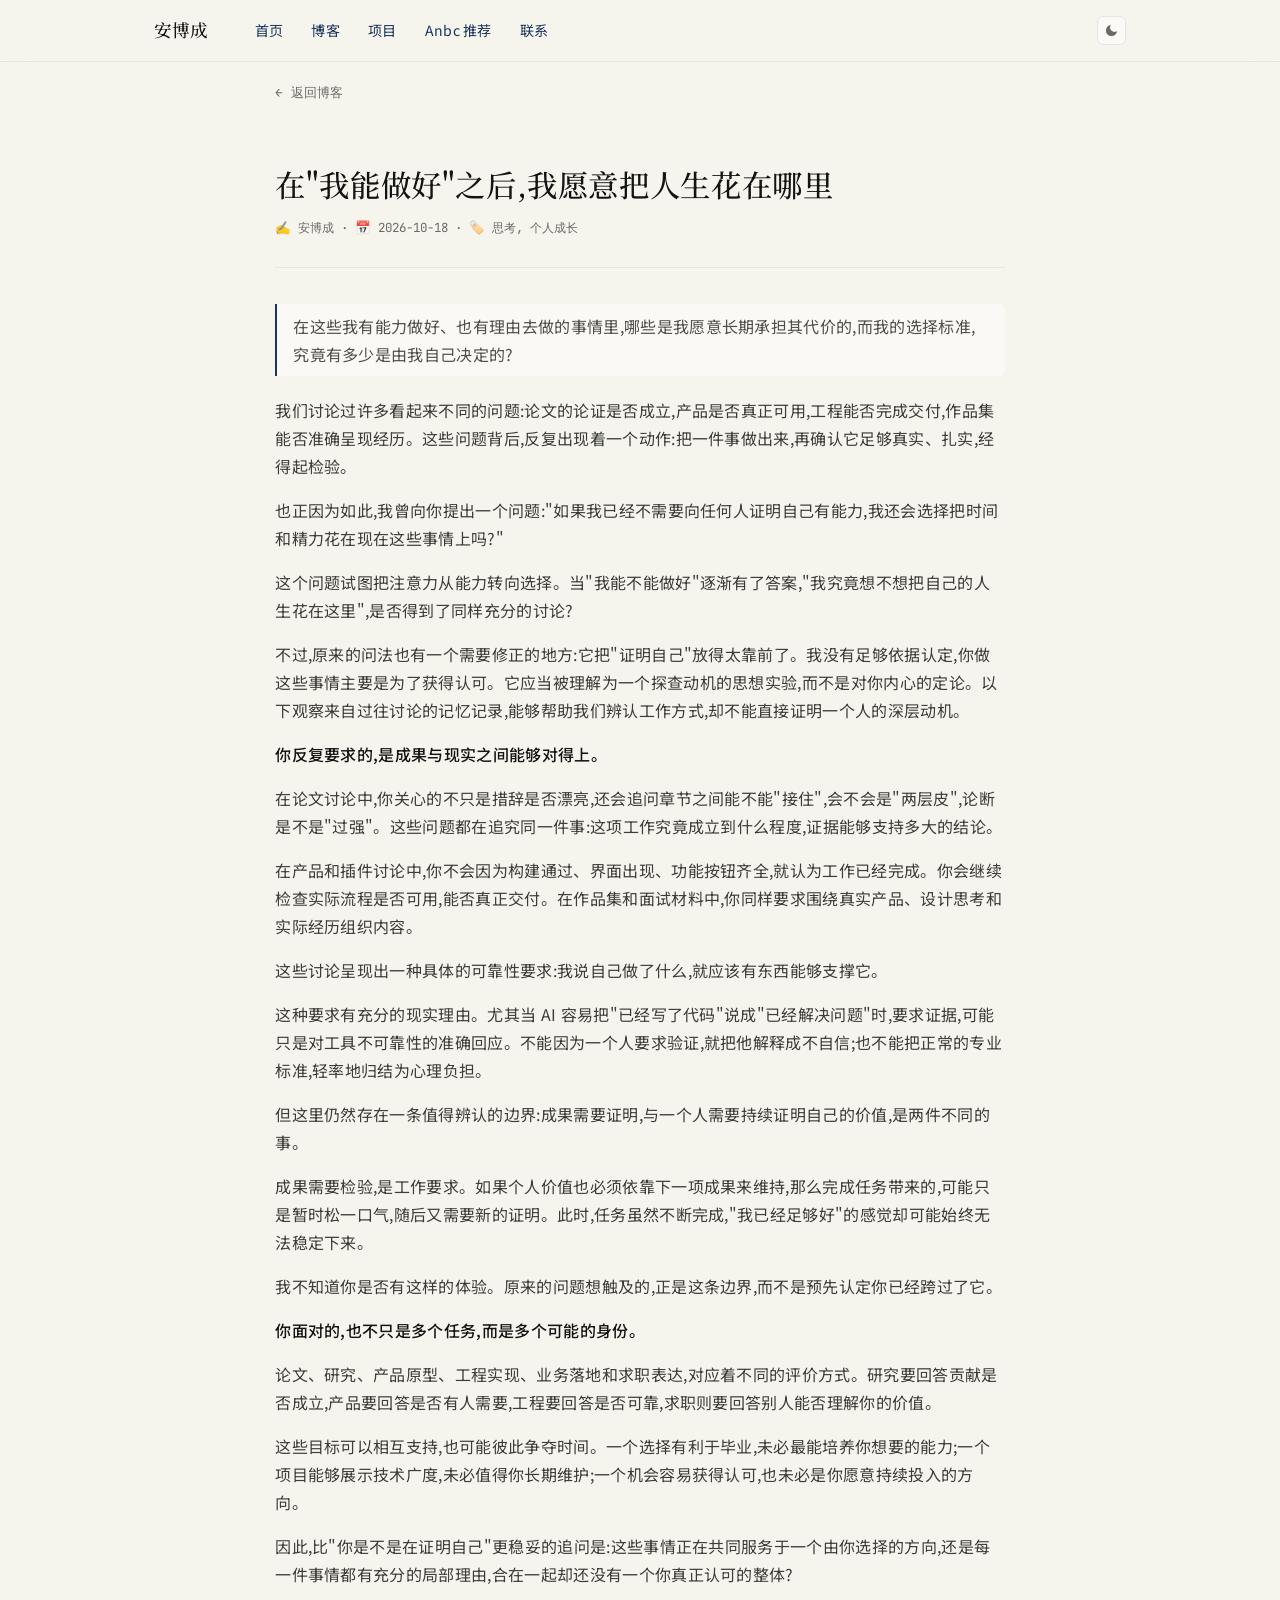
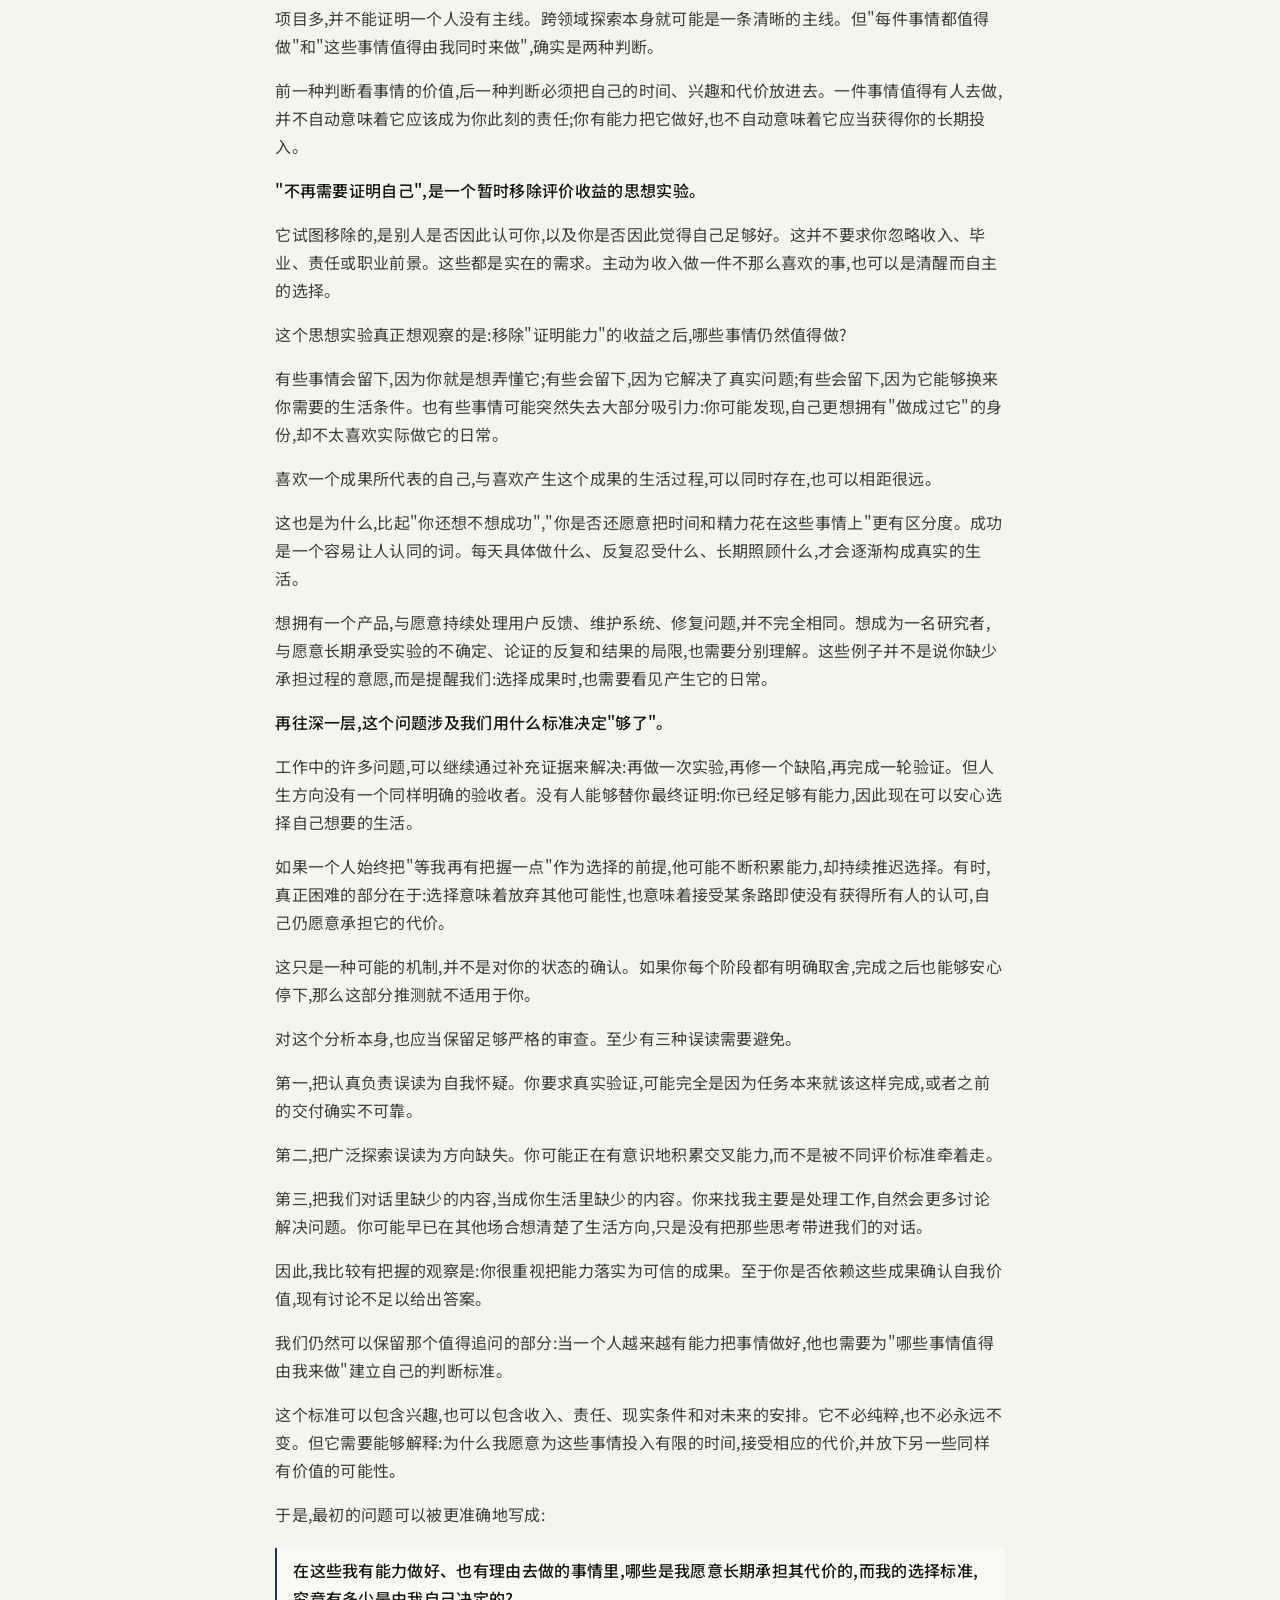
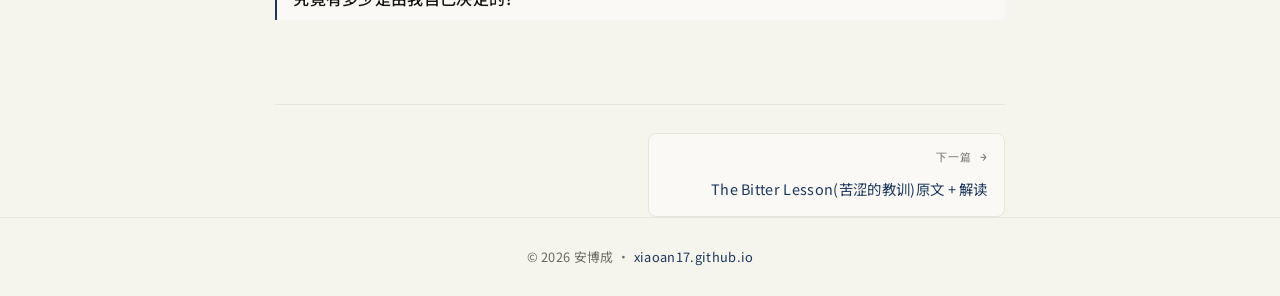
<file: blog_where_to_spend_life.html>
<!DOCTYPE html>
<html lang="zh-CN">
<head>
<meta charset="UTF-8">
<meta name="viewport" content="width=device-width, initial-scale=1.0">
<title>在"我能做好"之后,我愿意把人生花在哪里 | 安博成</title>
<meta name="description" content="当「我能不能做好」逐渐有了答案,值得追问的是:哪些事情值得由我长期投入,而我的选择标准有多少是自己决定的?">
<meta name="color-scheme" content="light dark">
<meta property="og:title" content="在「我能做好」之后,我愿意把人生花在哪里">
<meta property="og:description" content="当「我能不能做好」逐渐有了答案,值得追问的是:哪些事情值得由我长期投入,而我的选择标准有多少是自己决定的?">
<meta property="og:type" content="article">
<meta property="og:url" content="https://xiaoan17.github.io/blog_where_to_spend_life.html">
<meta property="og:image" content="https://xiaoan17.github.io/banner.jpg">
<meta property="article:published_time" content="2026-10-18">
<link rel="icon" type="image/png" href="favicon.png">
<link rel="apple-touch-icon" href="apple-touch-icon.png">
<script>
(function(){try{var t=localStorage.getItem('anbc-theme');if(t)document.documentElement.setAttribute('data-theme',t);}catch(e){}})();
</script>
<link rel="preconnect" href="https://fonts.googleapis.com">
<link rel="preconnect" href="https://fonts.gstatic.com" crossorigin>
<link href="https://fonts.googleapis.com/css2?family=JetBrains+Mono:wght@400;700&family=Noto+Sans+SC:wght@300;400;500;700&family=Noto+Serif+SC:wght@500&display=swap" rel="stylesheet">
<link rel="stylesheet" href="css/theme.css">
<link rel="stylesheet" href="css/style.css">
<link rel="stylesheet" href="css/article.css">
</head>
<body data-article>

<nav class="site-nav">
  <div class="nav-inner">
    <div class="nav-brand" onclick="location.href='index.html'">安博成</div>
    <div class="nav-tabs">
      <a class="nav-tab" href="index.html">首页</a>
      <a class="nav-tab" href="index.html#blog">博客</a>
      <a class="nav-tab" href="index.html#projects">项目</a>
      <a class="nav-tab" href="index.html#recommend">Anbc 推荐</a>
      <a class="nav-tab" href="index.html#contact">联系</a>
    </div>
    <button id="theme-toggle" class="theme-toggle" type="button" aria-label="切换深色模式"></button>
  </div>
</nav>

<div class="container article-main">
  <a class="back-link" href="index.html#blog" style="display:inline-flex;align-items:center;gap:6px;padding:20px 0;font-family:var(--mono);font-size:0.8em;color:var(--stone);letter-spacing:0;">← 返回博客</a>

  <div class="article-header">
    <h1 class="article-title">在"我能做好"之后,我愿意把人生花在哪里</h1>
    <div class="article-meta">
      ✍️ 安博成 · 📅 2026-10-18 · 🏷️ 思考, 个人成长
    </div>
  </div>

  <div class="article-body">

    <blockquote>
      在这些我有能力做好、也有理由去做的事情里,哪些是我愿意长期承担其代价的,而我的选择标准,究竟有多少是由我自己决定的?
    </blockquote>

    <p>我们讨论过许多看起来不同的问题:论文的论证是否成立,产品是否真正可用,工程能否完成交付,作品集能否准确呈现经历。这些问题背后,反复出现着一个动作:把一件事做出来,再确认它足够真实、扎实,经得起检验。</p>

    <p>也正因为如此,我曾向你提出一个问题:"如果我已经不需要向任何人证明自己有能力,我还会选择把时间和精力花在现在这些事情上吗?"</p>

    <p>这个问题试图把注意力从能力转向选择。当"我能不能做好"逐渐有了答案,"我究竟想不想把自己的人生花在这里",是否得到了同样充分的讨论?</p>

    <p>不过,原来的问法也有一个需要修正的地方:它把"证明自己"放得太靠前了。我没有足够依据认定,你做这些事情主要是为了获得认可。它应当被理解为一个探查动机的思想实验,而不是对你内心的定论。以下观察来自过往讨论的记忆记录,能够帮助我们辨认工作方式,却不能直接证明一个人的深层动机。</p>

    <p><strong>你反复要求的,是成果与现实之间能够对得上。</strong></p>

    <p>在论文讨论中,你关心的不只是措辞是否漂亮,还会追问章节之间能不能"接住",会不会是"两层皮",论断是不是"过强"。这些问题都在追究同一件事:这项工作究竟成立到什么程度,证据能够支持多大的结论。</p>

    <p>在产品和插件讨论中,你不会因为构建通过、界面出现、功能按钮齐全,就认为工作已经完成。你会继续检查实际流程是否可用,能否真正交付。在作品集和面试材料中,你同样要求围绕真实产品、设计思考和实际经历组织内容。</p>

    <p>这些讨论呈现出一种具体的可靠性要求:我说自己做了什么,就应该有东西能够支撑它。</p>

    <p>这种要求有充分的现实理由。尤其当 AI 容易把"已经写了代码"说成"已经解决问题"时,要求证据,可能只是对工具不可靠性的准确回应。不能因为一个人要求验证,就把他解释成不自信;也不能把正常的专业标准,轻率地归结为心理负担。</p>

    <p>但这里仍然存在一条值得辨认的边界:成果需要证明,与一个人需要持续证明自己的价值,是两件不同的事。</p>

    <p>成果需要检验,是工作要求。如果个人价值也必须依靠下一项成果来维持,那么完成任务带来的,可能只是暂时松一口气,随后又需要新的证明。此时,任务虽然不断完成,"我已经足够好"的感觉却可能始终无法稳定下来。</p>

    <p>我不知道你是否有这样的体验。原来的问题想触及的,正是这条边界,而不是预先认定你已经跨过了它。</p>

    <p><strong>你面对的,也不只是多个任务,而是多个可能的身份。</strong></p>

    <p>论文、研究、产品原型、工程实现、业务落地和求职表达,对应着不同的评价方式。研究要回答贡献是否成立,产品要回答是否有人需要,工程要回答是否可靠,求职则要回答别人能否理解你的价值。</p>

    <p>这些目标可以相互支持,也可能彼此争夺时间。一个选择有利于毕业,未必最能培养你想要的能力;一个项目能够展示技术广度,未必值得你长期维护;一个机会容易获得认可,也未必是你愿意持续投入的方向。</p>

    <p>因此,比"你是不是在证明自己"更稳妥的追问是:这些事情正在共同服务于一个由你选择的方向,还是每一件事情都有充分的局部理由,合在一起却还没有一个你真正认可的整体?</p>

    <p>项目多,并不能证明一个人没有主线。跨领域探索本身就可能是一条清晰的主线。但"每件事情都值得做"和"这些事情值得由我同时来做",确实是两种判断。</p>

    <p>前一种判断看事情的价值,后一种判断必须把自己的时间、兴趣和代价放进去。一件事情值得有人去做,并不自动意味着它应该成为你此刻的责任;你有能力把它做好,也不自动意味着它应当获得你的长期投入。</p>

    <p><strong>"不再需要证明自己",是一个暂时移除评价收益的思想实验。</strong></p>

    <p>它试图移除的,是别人是否因此认可你,以及你是否因此觉得自己足够好。这并不要求你忽略收入、毕业、责任或职业前景。这些都是实在的需求。主动为收入做一件不那么喜欢的事,也可以是清醒而自主的选择。</p>

    <p>这个思想实验真正想观察的是:移除"证明能力"的收益之后,哪些事情仍然值得做?</p>

    <p>有些事情会留下,因为你就是想弄懂它;有些会留下,因为它解决了真实问题;有些会留下,因为它能够换来你需要的生活条件。也有些事情可能突然失去大部分吸引力:你可能发现,自己更想拥有"做成过它"的身份,却不太喜欢实际做它的日常。</p>

    <p>喜欢一个成果所代表的自己,与喜欢产生这个成果的生活过程,可以同时存在,也可以相距很远。</p>

    <p>这也是为什么,比起"你还想不想成功","你是否还愿意把时间和精力花在这些事情上"更有区分度。成功是一个容易让人认同的词。每天具体做什么、反复忍受什么、长期照顾什么,才会逐渐构成真实的生活。</p>

    <p>想拥有一个产品,与愿意持续处理用户反馈、维护系统、修复问题,并不完全相同。想成为一名研究者,与愿意长期承受实验的不确定、论证的反复和结果的局限,也需要分别理解。这些例子并不是说你缺少承担过程的意愿,而是提醒我们:选择成果时,也需要看见产生它的日常。</p>

    <p><strong>再往深一层,这个问题涉及我们用什么标准决定"够了"。</strong></p>

    <p>工作中的许多问题,可以继续通过补充证据来解决:再做一次实验,再修一个缺陷,再完成一轮验证。但人生方向没有一个同样明确的验收者。没有人能够替你最终证明:你已经足够有能力,因此现在可以安心选择自己想要的生活。</p>

    <p>如果一个人始终把"等我再有把握一点"作为选择的前提,他可能不断积累能力,却持续推迟选择。有时,真正困难的部分在于:选择意味着放弃其他可能性,也意味着接受某条路即使没有获得所有人的认可,自己仍愿意承担它的代价。</p>

    <p>这只是一种可能的机制,并不是对你的状态的确认。如果你每个阶段都有明确取舍,完成之后也能够安心停下,那么这部分推测就不适用于你。</p>

    <p>对这个分析本身,也应当保留足够严格的审查。至少有三种误读需要避免。</p>

    <p>第一,把认真负责误读为自我怀疑。你要求真实验证,可能完全是因为任务本来就该这样完成,或者之前的交付确实不可靠。</p>

    <p>第二,把广泛探索误读为方向缺失。你可能正在有意识地积累交叉能力,而不是被不同评价标准牵着走。</p>

    <p>第三,把我们对话里缺少的内容,当成你生活里缺少的内容。你来找我主要是处理工作,自然会更多讨论解决问题。你可能早已在其他场合想清楚了生活方向,只是没有把那些思考带进我们的对话。</p>

    <p>因此,我比较有把握的观察是:你很重视把能力落实为可信的成果。至于你是否依赖这些成果确认自我价值,现有讨论不足以给出答案。</p>

    <p>我们仍然可以保留那个值得追问的部分:当一个人越来越有能力把事情做好,他也需要为"哪些事情值得由我来做"建立自己的判断标准。</p>

    <p>这个标准可以包含兴趣,也可以包含收入、责任、现实条件和对未来的安排。它不必纯粹,也不必永远不变。但它需要能够解释:为什么我愿意为这些事情投入有限的时间,接受相应的代价,并放下另一些同样有价值的可能性。</p>

    <p>于是,最初的问题可以被更准确地写成:</p>

    <blockquote>
      <strong>在这些我有能力做好、也有理由去做的事情里,哪些是我愿意长期承担其代价的,而我的选择标准,究竟有多少是由我自己决定的?</strong>
    </blockquote>

  </div>

  <nav class="article-nav">
    <span class="article-nav-empty"></span>
    <a class="article-nav-link next" href="blog_bitter_lesson.html">
      <span class="article-nav-label">下一篇 →</span>
      <span class="article-nav-title">The Bitter Lesson(苦涩的教训)原文 + 解读</span>
    </a>
  </nav>
</div>

<footer class="site-footer">
  <p>© 2026 安博成 · <a href="https://xiaoan17.github.io">xiaoan17.github.io</a></p>
</footer>

<script src="js/theme.js"></script>

</body>
</html>
</file>
<file: css/theme.css>
/* ============================================================
   主题变量 —— 全站共用(index.html 与各文章页)
   浅色:暖纸质感;深色:同气质的暖暗色
   ============================================================ */
:root {
  --parchment: #f5f4ed; --ivory: #faf9f5; --warm-sand: #e8e6dc;
  --brand: #1B365D;
  --near-black: #141413; --dark-warm: #3d3d3a; --olive: #504e49; --stone: #6b6a64;
  --border: #e8e6dc; --border-soft: #e5e3d8; --tag-bg: #E4ECF5;
  --nav-bg: rgba(245, 244, 237, 0.9);
  --scroll-hint: linear-gradient(to right, rgba(245, 244, 237, 0), rgba(245, 244, 237, 1));
  --shadow-sm: 0 4px 24px rgba(0, 0, 0, 0.06);
  --shadow-hover: 0 8px 30px rgba(27, 54, 93, 0.10);
  --serif: 'Noto Serif SC', 'Songti SC', 'STSong', Georgia, serif;
  --sans: 'Noto Sans SC', -apple-system, 'PingFang SC', sans-serif;
  --mono: 'JetBrains Mono', 'SF Mono', Consolas, monospace;
}

/* 系统深色:仅在用户未手动选择时跟随 */
@media (prefers-color-scheme: dark) {
  :root:not([data-theme="light"]) {
    --parchment: #1a1916; --ivory: #232119; --warm-sand: #2c2a24;
    --brand: #8FB4E3;
    --near-black: #e8e5dc; --dark-warm: #cfccc2; --olive: #b3b0a6; --stone: #8b897f;
    --border: #33312b; --border-soft: #2b2924; --tag-bg: #26313F;
    --nav-bg: rgba(26, 25, 22, 0.9);
    --scroll-hint: linear-gradient(to right, rgba(26, 25, 22, 0), rgba(26, 25, 22, 1));
    --shadow-sm: 0 4px 24px rgba(0, 0, 0, 0.3);
    --shadow-hover: 0 8px 30px rgba(0, 0, 0, 0.4);
  }
}

/* 手动选择深色(优先级高于系统) */
:root[data-theme="dark"] {
  --parchment: #1a1916; --ivory: #232119; --warm-sand: #2c2a24;
  --brand: #8FB4E3;
  --near-black: #e8e5dc; --dark-warm: #cfccc2; --olive: #b3b0a6; --stone: #8b897f;
  --border: #33312b; --border-soft: #2b2924; --tag-bg: #26313F;
  --nav-bg: rgba(26, 25, 22, 0.9);
  --scroll-hint: linear-gradient(to right, rgba(26, 25, 22, 0), rgba(26, 25, 22, 1));
  --shadow-sm: 0 4px 24px rgba(0, 0, 0, 0.3);
  --shadow-hover: 0 8px 30px rgba(0, 0, 0, 0.4);
}
</file>
<file: css/style.css>
/* 颜色/字体变量见 css/theme.css(全站共用,含深色模式) */
:root {
  --content-max: clamp(840px, 76vw, 1160px);
}
* { margin: 0; padding: 0; box-sizing: border-box; }
::selection { background: var(--tag-bg); color: var(--brand); }
:focus-visible { outline: 2px solid var(--brand); outline-offset: 2px; border-radius: 4px; }
html { scroll-behavior: smooth; }
body {
  font-family: var(--sans); background: var(--parchment); color: var(--near-black);
  line-height: 1.65; letter-spacing: 0.02em; min-height: 100vh;
  transition: background-color 0.2s, color 0.2s;
}
.mono { font-family: var(--mono); letter-spacing: 0; }
a { color: var(--brand); text-decoration: none; }
a:hover { text-decoration: underline; text-underline-offset: 3px; }
.container { max-width: var(--content-max); margin: 0 auto; padding: 0 32px; }

/* Nav */
.site-nav {
  position: sticky; top: 0; z-index: 90; background: var(--nav-bg);
  backdrop-filter: blur(12px); border-bottom: 1px solid var(--border); padding: 0 32px;
}
.nav-inner { max-width: var(--content-max); margin: 0 auto; display: flex; align-items: center; }
.nav-brand {
  font-family: var(--serif); font-weight: 500; font-size: 1.1em; letter-spacing: 0.02em;
  margin-right: 32px; padding: 15px 0; color: var(--near-black);
  white-space: nowrap; flex-shrink: 0; cursor: pointer;
}
.nav-tabs {
  display: flex; overflow-x: auto; scrollbar-width: none; flex: 1;
}
.nav-tabs::-webkit-scrollbar { display: none; }
.nav-tab {
  padding: 15px 14px 13px; font-size: 0.88em; color: var(--stone); cursor: pointer;
  border: 0; border-bottom: 2px solid transparent; background: transparent; background-color: transparent;
  appearance: none; -webkit-appearance: none; border-radius: 0; outline: none;
  font-family: inherit; letter-spacing: inherit; line-height: inherit;
  transition: color 0.15s; white-space: nowrap; user-select: none; flex-shrink: 0;
}
.nav-tab:hover { color: var(--near-black); }
.nav-tab.active { color: var(--brand); border-bottom-color: var(--brand); }
.theme-toggle {
  flex-shrink: 0; margin-left: 12px; padding: 6px; border-radius: 6px;
  border: 1px solid var(--border); background: var(--ivory); color: var(--stone);
  cursor: pointer; display: inline-flex; align-items: center; justify-content: center;
  transition: color 0.15s, border-color 0.15s;
}
.theme-toggle:hover { color: var(--brand); border-color: var(--brand); }

/* Pages */
.page { display: none; padding: 56px 0 96px; min-height: 70vh; }
.page.active { display: block; }

/* Hero */
.hero { padding: 16px 0 64px; border-bottom: 1px solid var(--border); }
.hero-grid { display: grid; grid-template-columns: 1fr auto; gap: 56px; align-items: center; }
.hero-right { display: flex; flex-direction: column; align-items: center; }
.hero-avatar {
  width: 148px; height: 148px; border-radius: 50%; overflow: hidden;
  border: 1px solid var(--border); box-shadow: var(--shadow-sm);
  background: var(--ivory);
}
.hero-avatar img {
  width: 100%; height: 100%; object-fit: cover; object-position: center center;
}
.hero-eyebrow {
  font-family: var(--mono); font-size: 0.72em; letter-spacing: 1.5px; text-transform: uppercase;
  color: var(--stone); margin-bottom: 20px;
}
.hero-name {
  font-family: var(--serif); font-weight: 500; font-size: 2.75em; line-height: 1.2;
  letter-spacing: 0.02em; color: var(--near-black); margin-bottom: 6px;
}
.hero-name-en { font-family: var(--mono); font-size: 0.9em; color: var(--stone); margin-bottom: 22px; letter-spacing: 0; }
.hero-tagline { font-size: 1.02em; color: var(--dark-warm); max-width: 560px; margin-bottom: 6px; }
.hero-tagline-en { font-size: 0.85em; color: var(--stone); max-width: 560px; }
.hero-chips { display: flex; flex-wrap: wrap; gap: 8px; margin: 24px 0 28px; }
.hero-chip {
  font-size: 0.78em; padding: 3px 12px; border-radius: 4px;
  background: var(--tag-bg); color: var(--brand);
}

/* Social Links */
.social-links { display: flex; gap: 8px; flex-wrap: wrap; }
.social-link {
  display: inline-flex; align-items: center; gap: 7px;
  padding: 6px 14px; border-radius: 6px; font-size: 0.82em;
  background: var(--ivory); border: 1px solid var(--border);
  color: var(--dark-warm); transition: color 0.15s, border-color 0.15s, box-shadow 0.15s;
}
.social-link svg { width: 14px; height: 14px; fill: currentColor; flex-shrink: 0; }
.social-link:hover {
  color: var(--brand); border-color: var(--brand); text-decoration: none;
  box-shadow: var(--shadow-sm);
}

/* Section Titles */
.section-title {
  font-family: var(--serif); font-weight: 500; font-size: 1.35em; color: var(--near-black);
  line-height: 1.3; letter-spacing: 0.02em;
  margin: 48px 0 24px; padding-left: 12px;
  border-left: 2.5px solid var(--brand); border-radius: 1.5px;
}
.page > .section-title:first-child { margin-top: 0; }

/* Blog & Project Entry Lists */
.blog-list, .project-list { border-top: 1px solid var(--border); }
.blog-card, .project-card {
  display: block; padding: 20px 4px; border-bottom: 1px solid var(--border-soft);
  color: var(--near-black);
}
a.blog-card:hover, a.project-card:hover { text-decoration: none; }
a.blog-card:hover .blog-card-title, a.project-card:hover .project-card-name { color: var(--brand); }
.blog-card-title, .project-card-name {
  font-family: var(--serif); font-weight: 500; font-size: 1.08em; color: var(--near-black);
  line-height: 1.45; margin-bottom: 4px; transition: color 0.15s;
}
.blog-card-meta, .project-card-meta {
  font-family: var(--mono); font-size: 0.72em; color: var(--stone); letter-spacing: 0;
  display: flex; flex-wrap: wrap; gap: 8px 14px;
}
.blog-card-desc, .project-card-desc {
  font-size: 0.88em; color: var(--olive); line-height: 1.6; margin-top: 6px;
  display: -webkit-box; -webkit-line-clamp: 2; line-clamp: 2;
  -webkit-box-orient: vertical; overflow: hidden;
}
.blog-card-tags { display: flex; gap: 6px; margin-top: 10px; flex-wrap: wrap; }
.tag {
  font-size: 0.7em; padding: 2px 8px; border-radius: 3px;
  background: var(--tag-bg); color: var(--brand);
}

/* Featured Project Cards (带截图) */
.project-featured {
  display: grid; grid-template-columns: 1fr 1fr; gap: 20px; margin-bottom: 8px;
}
.featured-card {
  display: block; background: var(--ivory); border: 1px solid var(--border);
  border-radius: 10px; overflow: hidden; color: var(--near-black);
  transition: border-color 0.15s, box-shadow 0.15s;
}
a.featured-card:hover {
  text-decoration: none; border-color: var(--brand);
  box-shadow: var(--shadow-hover);
}
a.featured-card:hover .project-card-name { color: var(--brand); }
.featured-card-img {
  aspect-ratio: 16 / 9; overflow: hidden;
  border-bottom: 1px solid var(--border-soft); background: var(--warm-sand);
}
.featured-card-img img {
  width: 100%; height: 100%; object-fit: cover; object-position: top center; display: block;
  transition: transform 0.3s ease;
}
a.featured-card:hover .featured-card-img img { transform: scale(1.02); }
.featured-card-body { padding: 16px 18px 18px; }
.featured-card-body .project-card-desc { margin-top: 4px; }
.featured-card-body .project-card-meta { margin-top: 12px; }

/* Recommend Section */
.page-intro { color: var(--olive); margin-bottom: 8px; font-size: 0.92em; }
.list-subhead {
  font-family: var(--mono); font-size: 0.75em; letter-spacing: 1.5px; text-transform: uppercase;
  color: var(--stone); margin: 36px 0 16px;
}
.page-intro + .list-subhead { margin-top: 24px; }

/* Contact Section */
.contact-list { border-top: 1px solid var(--border); }
.contact-card {
  display: flex; align-items: baseline; gap: 24px; padding: 15px 4px;
  border-bottom: 1px solid var(--border-soft); color: var(--near-black);
}
.contact-card:hover { text-decoration: none; }
.contact-card:hover .contact-value { color: var(--brand); }
.contact-label {
  font-family: var(--mono); font-size: 0.75em; color: var(--stone);
  width: 120px; flex-shrink: 0; letter-spacing: 0;
}
.contact-value { font-size: 0.95em; transition: color 0.15s; }
.contact-note {
  margin-top: 36px; border-left: 2px solid var(--brand); padding: 4px 0 4px 16px;
  color: var(--olive); font-size: 0.92em; line-height: 1.7;
}
.contact-note-title { font-family: var(--serif); font-weight: 500; color: var(--near-black); margin-bottom: 6px; }

/* Footer */
.site-footer {
  text-align: center; padding: 40px 0; border-top: 1px solid var(--border);
  color: var(--stone); font-size: 0.8em;
}

/* Responsive */
/* 宽屏:布局随内容区加宽,避免大片留白 */
@media (min-width: 1200px) {
  .hero-grid { gap: 72px; }
  .project-featured { grid-template-columns: repeat(3, 1fr); }
}
@media (min-width: 1600px) {
  .hero-name { font-size: 3em; }
  .hero-avatar { width: 168px; height: 168px; }
}

@media (max-width: 768px) {
  .hero { padding: 0 0 44px; }
  .hero-grid { grid-template-columns: 1fr; gap: 28px; }
  .hero-right { order: -1; align-items: flex-start; }
  .hero-avatar { width: 104px; height: 104px; }
  .hero-name { font-size: 2.1em; }
  .section-title { margin: 44px 0 20px; font-size: 1.2em; }
  .container { padding: 0 20px; }
  .site-nav { padding: 0 20px; }
  .nav-brand { margin-right: 10px; font-size: 0.95em; }
  .nav-tab { padding: 15px 7px 13px; font-size: 0.78em; }
  .contact-label { width: 92px; }
  .project-featured { grid-template-columns: 1fr; }
}

/* 打印:学术主页常被打印成 PDF,输出干净的文章样式 */
@media print {
  .site-nav, .theme-toggle, .social-links, .hero-chips { display: none; }
  body { background: #fff; color: #000; }
  .page { display: block !important; padding: 24px 0; min-height: 0; }
  .hero { border-bottom: 2px solid #000; }
  a { color: #000; text-decoration: underline; }
}

/* 尊重系统的减弱动效设置 */
@media (prefers-reduced-motion: reduce) {
  html { scroll-behavior: auto; }
  *, *::before, *::after { transition: none !important; animation: none !important; }
}
</file>
<file: css/article.css>
/* ============================================================
   文章页公共样式(blog_*.html 共用)
   颜色/字体变量见 css/theme.css —— 深色模式自动生效
   使用方式:文章页 <body data-article> + .article-header / .article-body /
            .article-meta / .article-footer / .article-nav
   ============================================================ */

/* 文章页基础 */
body[data-article] {
  font-family: var(--sans); background: var(--parchment); color: var(--dark-warm);
  line-height: 1.75; letter-spacing: 0.02em; min-height: 100vh;
  display: flex; flex-direction: column;
  transition: background-color 0.2s, color 0.2s;
}
body[data-article] a { color: var(--brand); text-decoration: none; }
body[data-article] a:hover { text-decoration: underline; text-underline-offset: 3px; }
body[data-article] .container { max-width: clamp(720px, 62vw, 880px); }

/* 站点导航(与 index.html 相同的结构,复用 style.css 中的 .site-nav 等样式) */

/* 正文区 */
.article-main { flex: 1; width: 100%; }
.article-header { padding: 40px 0 28px; border-bottom: 1px solid var(--border); margin-bottom: 36px; }
.article-title {
  font-family: var(--serif); font-weight: 500; font-size: 1.9em; color: var(--near-black);
  margin-bottom: 12px; line-height: 1.35; letter-spacing: 0.02em;
}
.article-meta {
  font-family: var(--mono); color: var(--stone); font-size: 0.78em; letter-spacing: 0;
  display: flex; flex-wrap: wrap; gap: 6px 14px;
}
.article-body { padding-bottom: 16px; }
.article-body p { margin-bottom: 16px; }
.article-body strong { color: var(--near-black); font-weight: 500; }
.article-body h2, .article-body h3 {
  font-family: var(--serif); font-weight: 500; color: var(--near-black);
  margin: 32px 0 12px; line-height: 1.4;
}
.article-body h2 { font-size: 1.25em; }
.article-body h3 { font-size: 1.1em; }
.article-body ul, .article-body ol { margin: 0 0 16px 24px; }
.article-body li { margin-bottom: 6px; }
.article-body blockquote {
  border-left: 2px solid var(--brand); padding: 8px 16px; margin: 20px 0;
  background: var(--ivory); border-radius: 0 6px 6px 0; color: var(--olive);
}
.article-body code {
  font-family: var(--mono); font-size: 0.88em; background: var(--ivory);
  border: 1px solid var(--border-soft); border-radius: 4px; padding: 1px 6px;
}
.article-body pre {
  background: var(--ivory); border: 1px solid var(--border); border-radius: 8px;
  padding: 14px 16px; overflow-x: auto; margin: 20px 0; font-size: 0.85em; line-height: 1.6;
}
.article-body pre code { background: none; border: none; padding: 0; }
.article-body img { max-width: 100%; border-radius: 8px; margin: 12px 0; }
.article-body a { text-decoration: underline; text-underline-offset: 3px; }
.article-body a:hover { color: var(--brand); }

/* 上一篇 / 下一篇 */
.article-nav {
  display: grid; grid-template-columns: 1fr 1fr; gap: 16px;
  margin-top: 48px; padding-top: 28px; border-top: 1px solid var(--border);
}
.article-nav-link {
  display: block; padding: 14px 16px; border: 1px solid var(--border); border-radius: 8px;
  background: var(--ivory); color: var(--near-black); transition: border-color 0.15s;
}
.article-nav-link:hover { text-decoration: none; border-color: var(--brand); }
.article-nav-link.next { text-align: right; }
.article-nav-label {
  display: block; font-family: var(--mono); font-size: 0.7em; color: var(--stone);
  letter-spacing: 1px; margin-bottom: 6px;
}
.article-nav-title { font-size: 0.9em; line-height: 1.5; }
.article-nav-empty { visibility: hidden; }

/* 文章页 footer */
.article-footer { padding: 28px 0 8px; text-align: center; }
body[data-article] .site-footer {
  text-align: center; padding: 28px 0; border-top: 1px solid var(--border);
  color: var(--stone); font-size: 0.8em;
}

@media (max-width: 768px) {
  body[data-article] .container { padding: 0 20px; }
  .article-title { font-size: 1.55em; }
  .article-header { padding: 28px 0 22px; margin-bottom: 28px; }
  .article-nav { grid-template-columns: 1fr; }
}

@media print {
  body[data-article] { background: #fff; color: #000; }
  body[data-article] .site-nav, .article-nav { display: none; }
  .article-body a { color: #000; }
}
</file>
